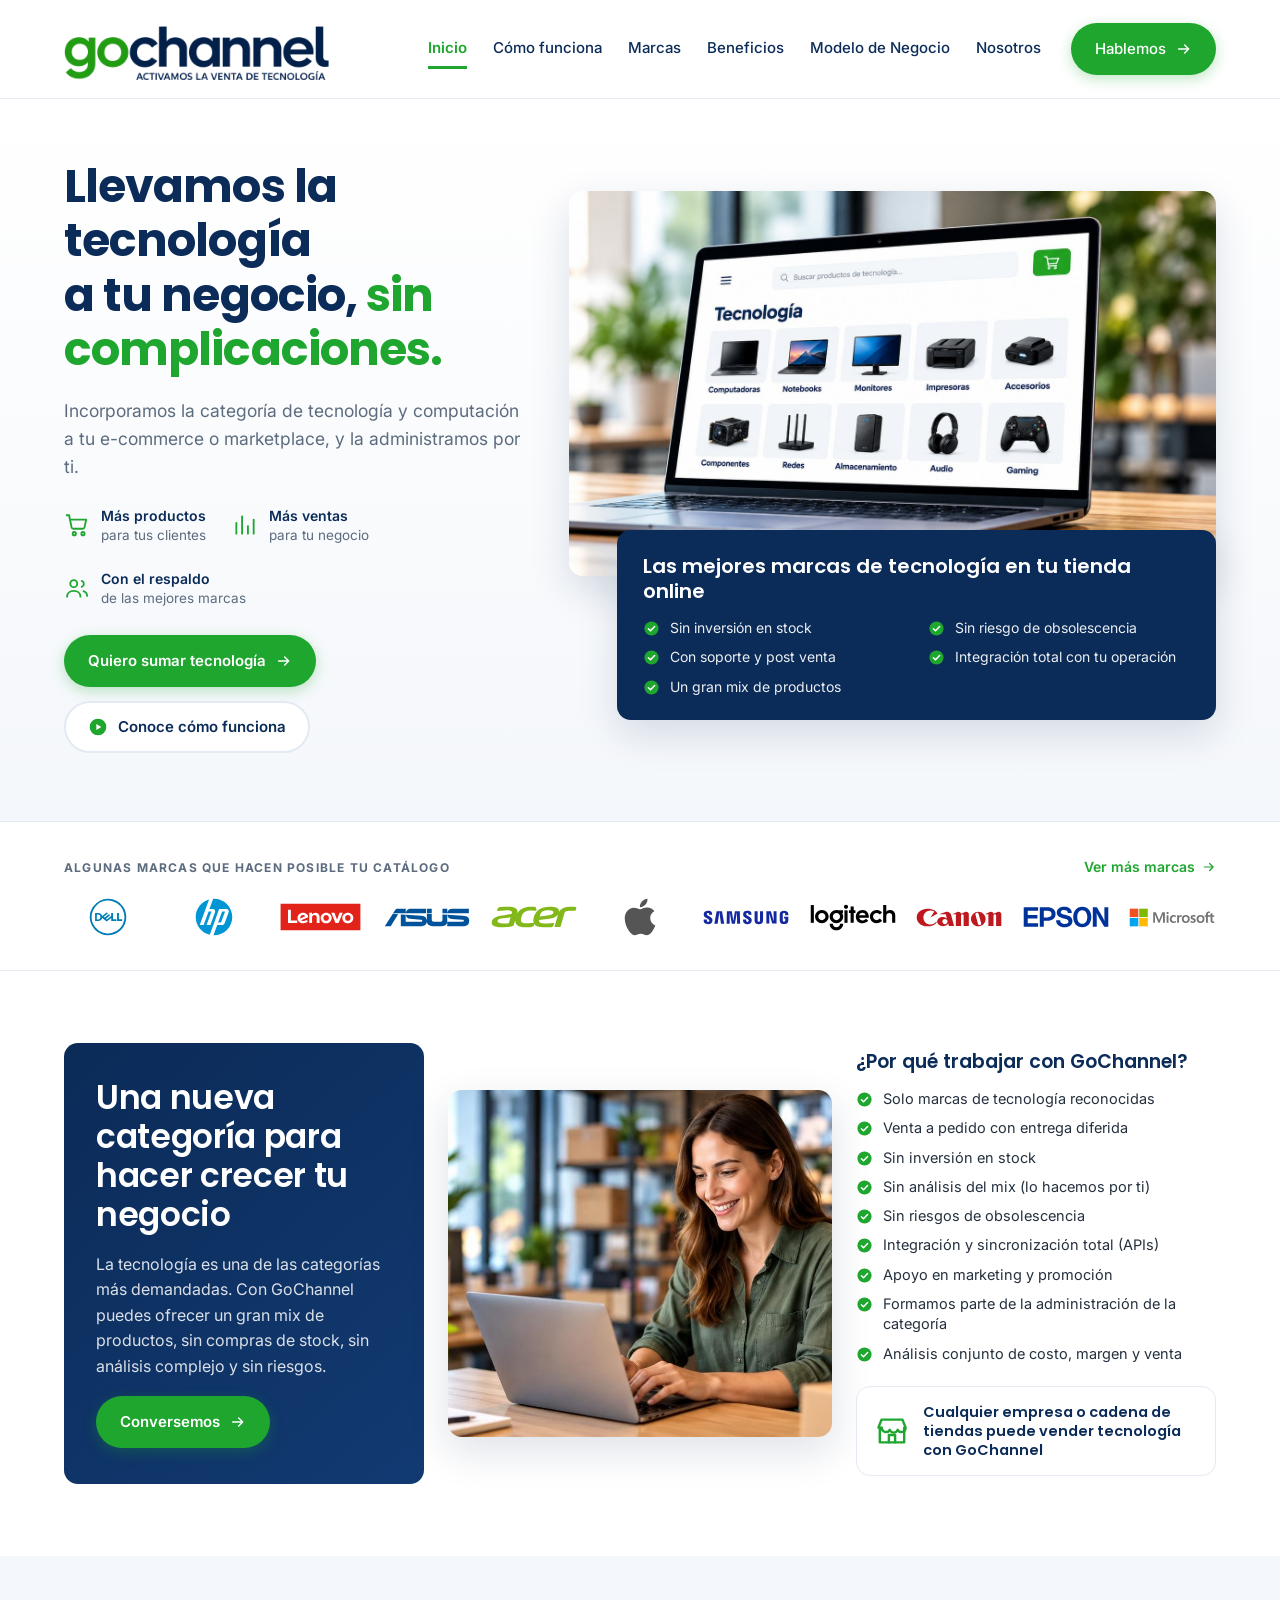
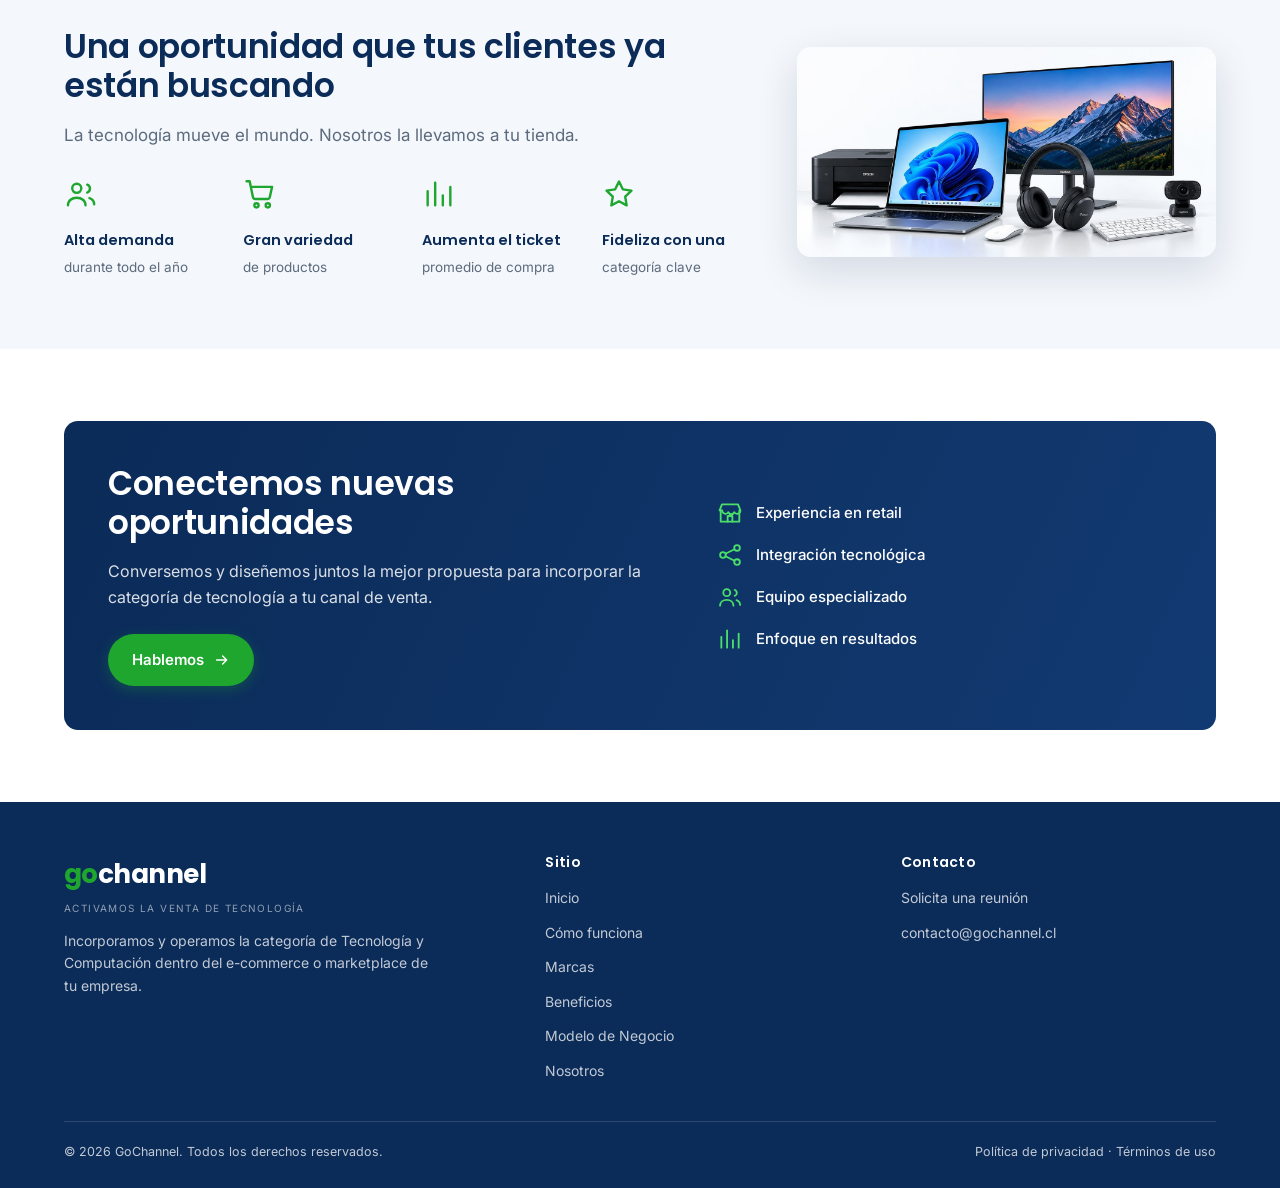
<file: index.html>
<!DOCTYPE html>
<html lang="es-CL">
<head>
<meta charset="utf-8">
<meta name="viewport" content="width=device-width, initial-scale=1">
<title>GoChannel — Llevamos la tecnología a tu negocio</title>
<meta name="description" content="GoChannel incorpora y opera la categoría de Tecnología y Computación dentro de tu e-commerce o marketplace. Sin inversión en stock y sin riesgo de obsolescencia.">
<link rel="canonical" href="https://gochannel.cl/">
<meta property="og:type" content="website">
<meta property="og:site_name" content="GoChannel">
<meta property="og:locale" content="es_CL">
<meta property="og:url" content="https://gochannel.cl/">
<meta property="og:title" content="GoChannel — Llevamos la tecnología a tu negocio">
<meta property="og:description" content="GoChannel incorpora y opera la categoría de Tecnología y Computación dentro de tu e-commerce o marketplace. Sin inversión en stock y sin riesgo de obsolescencia.">
<!--SEO-->
<meta property="og:image" content="https://gochannel.cl/img/og-gochannel.jpg">
<meta property="og:image:width" content="1200">
<meta property="og:image:height" content="630">
<meta property="og:image:alt" content="GoChannel: llevamos la tecnología a tu negocio, sin complicaciones">
<meta name="twitter:card" content="summary_large_image">
<meta name="twitter:title" content="GoChannel — Llevamos la tecnología a tu negocio">
<meta name="twitter:description" content="GoChannel incorpora y opera la categoría de Tecnología y Computación dentro de tu e-commerce o marketplace. Sin inversión en stock y sin riesgo de obsolescencia.">
<meta name="twitter:image" content="https://gochannel.cl/img/og-gochannel.jpg">
<script type="application/ld+json">
{
 "@context": "https://schema.org",
 "@graph": [
  {
   "@type": "Organization",
   "@id": "https://gochannel.cl/#organizacion",
   "name": "GoChannel",
   "url": "https://gochannel.cl/",
   "logo": "https://gochannel.cl/img/logo.png",
   "image": "https://gochannel.cl/img/og-gochannel.jpg",
   "slogan": "Activamos la venta de tecnología",
   "description": "Incorporamos y operamos la categoría de Tecnología y Computación dentro del e-commerce o marketplace de tu empresa.",
   "email": "contacto@gochannel.cl",
   "areaServed": {
    "@type": "Country",
    "name": "Chile"
   },
   "contactPoint": {
    "@type": "ContactPoint",
    "contactType": "sales",
    "email": "contacto@gochannel.cl",
    "availableLanguage": "es"
   }
  },
  {
   "@type": "WebSite",
   "@id": "https://gochannel.cl/#sitio",
   "name": "GoChannel",
   "url": "https://gochannel.cl/",
   "inLanguage": "es-CL",
   "publisher": {
    "@id": "https://gochannel.cl/#organizacion"
   }
  },
  {
   "@type": "Service",
   "@id": "https://gochannel.cl/#servicio",
   "name": "Category as a Service de Tecnología y Computación",
   "serviceType": "Operación de la categoría de Tecnología y Computación para e-commerce y marketplaces",
   "provider": {
    "@id": "https://gochannel.cl/#organizacion"
   },
   "areaServed": {
    "@type": "Country",
    "name": "Chile"
   },
   "description": "GoChannel permite a retailers, cadenas de tiendas y redes comerciales incorporar la categoría de Tecnología y Computación a su e-commerce o marketplace sin invertir en stock: selecciona marcas y mayoristas, define el mix de productos, integra vía API y opera la venta, la postventa y el marketing de la categoría.",
   "audience": {
    "@type": "BusinessAudience",
    "audienceType": "Retail y cadenas de tiendas, marketplaces y e-commerce, tiendas especializadas"
   }
  },
  {
   "@type": "WebPage",
   "@id": "https://gochannel.cl/#pagina",
   "url": "https://gochannel.cl/",
   "name": "GoChannel — Llevamos la tecnología a tu negocio",
   "description": "GoChannel incorpora y opera la categoría de Tecnología y Computación dentro de tu e-commerce o marketplace. Sin inversión en stock y sin riesgo de obsolescencia.",
   "inLanguage": "es-CL",
   "isPartOf": {
    "@id": "https://gochannel.cl/#sitio"
   },
   "about": {
    "@id": "https://gochannel.cl/#organizacion"
   },
   "primaryImageOfPage": "https://gochannel.cl/img/og-gochannel.jpg"
  }
 ]
}
</script>
<!--/SEO-->
<link rel="preconnect" href="https://fonts.googleapis.com">
<link rel="preconnect" href="https://fonts.gstatic.com" crossorigin>
<link href="https://fonts.googleapis.com/css2?family=Inter:wght@400;500;600;700&family=Poppins:wght@600;700&display=swap" rel="stylesheet">
<link rel="stylesheet" href="css/estilos.css">
<link rel="icon" href="img/favicon.ico" sizes="any">
<link rel="icon" type="image/png" href="img/favicon.png">
<link rel="apple-touch-icon" href="img/apple-touch-icon.png">
</head>
<body>
<!--SPRITE-->
<svg xmlns="http://www.w3.org/2000/svg" style="display:none" aria-hidden="true" focusable="false"><defs><g id="_s" fill="none" stroke="currentColor" stroke-width="1.7" stroke-linecap="round" stroke-linejoin="round"></g></defs>
<symbol id="i-check" viewBox="0 0 24 24"><circle cx="12" cy="12" r="10" fill="currentColor"/><path d="M7.6 12.3l3 3 5.8-6" fill="none" stroke="#fff" stroke-width="2.1" stroke-linecap="round" stroke-linejoin="round"/></symbol>
<symbol id="i-flecha" viewBox="0 0 24 24" fill="none" stroke="currentColor" stroke-width="2.1" stroke-linecap="round" stroke-linejoin="round"><path d="M4 12h15M13 6l6 6-6 6"/></symbol>
<symbol id="i-play" viewBox="0 0 24 24"><circle cx="12" cy="12" r="10" fill="currentColor"/><path d="M10 8.4l6 3.6-6 3.6z" fill="#fff"/></symbol>
<symbol id="i-carro" viewBox="0 0 24 24" fill="none" stroke="currentColor" stroke-width="1.7" stroke-linecap="round" stroke-linejoin="round"><path d="M2.5 3h2.2l2.3 11.2a1.6 1.6 0 0 0 1.6 1.3h8.7a1.6 1.6 0 0 0 1.6-1.3L20.5 7H6.2"/><circle cx="9.5" cy="20" r="1.5"/><circle cx="17.5" cy="20" r="1.5"/></symbol>
<symbol id="i-grafico" viewBox="0 0 24 24" fill="none" stroke="currentColor" stroke-width="1.7" stroke-linecap="round" stroke-linejoin="round"><path d="M4 20V10M9.3 20V4M14.7 20v-7M20 20V7"/></symbol>
<symbol id="i-personas" viewBox="0 0 24 24" fill="none" stroke="currentColor" stroke-width="1.7" stroke-linecap="round" stroke-linejoin="round"><circle cx="9" cy="8" r="3.2"/><path d="M2.8 20c0-3.3 2.8-5.4 6.2-5.4s6.2 2.1 6.2 5.4"/><path d="M16.4 5.4a3 3 0 0 1 0 5.6M18 14.9c2 .7 3.3 2.3 3.3 4.4"/></symbol>
<symbol id="i-tienda" viewBox="0 0 24 24" fill="none" stroke="currentColor" stroke-width="1.7" stroke-linecap="round" stroke-linejoin="round"><path d="M3.4 9.6V20h17.2V9.6"/><path d="M2.4 9.6 4.6 4h14.8l2.2 5.6a3 3 0 0 1-5.6 1.6 3 3 0 0 1-5.6 0 3 3 0 0 1-5.6-1.6Z"/><path d="M9.8 20v-5.2h4.4V20"/></symbol>
<symbol id="i-estrella" viewBox="0 0 24 24" fill="none" stroke="currentColor" stroke-width="1.7" stroke-linecap="round" stroke-linejoin="round"><path d="m12 3.2 2.7 5.5 6.1.9-4.4 4.3 1 6.1-5.4-2.9-5.4 2.9 1-6.1L3.2 9.6l6.1-.9z"/></symbol>
<symbol id="i-caja" viewBox="0 0 24 24" fill="none" stroke="currentColor" stroke-width="1.7" stroke-linecap="round" stroke-linejoin="round"><path d="M20.5 7.8v8.4L12 21l-8.5-4.8V7.8L12 3z"/><path d="m3.7 7.6 8.3 4.7 8.3-4.7M12 21v-8.7"/></symbol>
<symbol id="i-escudo" viewBox="0 0 24 24" fill="none" stroke="currentColor" stroke-width="1.7" stroke-linecap="round" stroke-linejoin="round"><path d="M12 2.8 4.5 6v6c0 4.5 3.1 7.9 7.5 9.2 4.4-1.3 7.5-4.7 7.5-9.2V6z"/><path d="m8.9 12 2.2 2.2 4-4.3"/></symbol>
<symbol id="i-reloj" viewBox="0 0 24 24" fill="none" stroke="currentColor" stroke-width="1.7" stroke-linecap="round" stroke-linejoin="round"><circle cx="12" cy="12" r="9"/><path d="M12 6.8V12l3.4 2"/></symbol>
<symbol id="i-megafono" viewBox="0 0 24 24" fill="none" stroke="currentColor" stroke-width="1.7" stroke-linecap="round" stroke-linejoin="round"><path d="M3 10.3v3.4a1.6 1.6 0 0 0 1.6 1.6h2.2L14.4 20V4L6.8 8.7H4.6A1.6 1.6 0 0 0 3 10.3Z"/><path d="M18 9.2a4 4 0 0 1 0 5.6M6.8 15.3V20h2.6"/></symbol>
<symbol id="i-pulgar" viewBox="0 0 24 24" fill="none" stroke="currentColor" stroke-width="1.7" stroke-linecap="round" stroke-linejoin="round"><path d="M7 10.6h2.3l2.6-6a2.3 2.3 0 0 1 3 2.9L14 10.6h4.6a2 2 0 0 1 2 2.4l-1.2 5.6a2 2 0 0 1-2 1.6H7"/><rect x="3" y="10.6" width="4" height="9.6" rx="1.1"/></symbol>
<symbol id="i-engranaje" viewBox="0 0 24 24" fill="none" stroke="currentColor" stroke-width="1.7" stroke-linecap="round" stroke-linejoin="round"><circle cx="12" cy="12" r="3.1"/><path d="M19.6 14.6a1.5 1.5 0 0 0 .3 1.7l.1.1a1.9 1.9 0 1 1-2.6 2.6l-.1-.1a1.6 1.6 0 0 0-2.7 1.1v.2a1.9 1.9 0 1 1-3.7 0V20a1.6 1.6 0 0 0-2.7-1.1l-.1.1a1.9 1.9 0 1 1-2.6-2.6l.1-.1a1.6 1.6 0 0 0-1.1-2.7H4A1.9 1.9 0 1 1 4 10h.2a1.6 1.6 0 0 0 1.1-2.7l-.1-.1a1.9 1.9 0 1 1 2.6-2.6l.1.1a1.6 1.6 0 0 0 2.7-1.1V3.4a1.9 1.9 0 1 1 3.7 0v.1a1.6 1.6 0 0 0 2.7 1.1l.1-.1a1.9 1.9 0 1 1 2.6 2.6l-.1.1a1.6 1.6 0 0 0 1.1 2.7h.2a1.9 1.9 0 1 1 0 3.7H20a1.6 1.6 0 0 0-1.5 1z"/></symbol>
<symbol id="i-soporte" viewBox="0 0 24 24" fill="none" stroke="currentColor" stroke-width="1.7" stroke-linecap="round" stroke-linejoin="round"><path d="M4 16.4v-4a8 8 0 0 1 16 0v4"/><path d="M20 17.4a2.6 2.6 0 0 1-2.6 2.6h-1.6M4 13.8h1.6a1.6 1.6 0 0 1 1.6 1.6v2.4A1.6 1.6 0 0 1 5.6 19.4H4a1.6 1.6 0 0 1-1.6-1.6v-2.4A1.6 1.6 0 0 1 4 13.8Zm14.4 0H20a1.6 1.6 0 0 1 1.6 1.6v2.4a1.6 1.6 0 0 1-1.6 1.6h-1.6a1.6 1.6 0 0 1-1.6-1.6v-2.4a1.6 1.6 0 0 1 1.6-1.6Z"/></symbol>
<symbol id="i-api" viewBox="0 0 24 24" fill="none" stroke="currentColor" stroke-width="1.7" stroke-linecap="round" stroke-linejoin="round"><circle cx="18.5" cy="5.5" r="2.6"/><circle cx="5.5" cy="12" r="2.6"/><circle cx="18.5" cy="18.5" r="2.6"/><path d="m7.9 10.8 8.2-4.1m0 10.6-8.2-4.1"/></symbol>
<symbol id="i-grilla" viewBox="0 0 24 24" fill="none" stroke="currentColor" stroke-width="1.7" stroke-linecap="round" stroke-linejoin="round"><rect x="3.2" y="3.2" width="7.4" height="7.4" rx="1.4"/><rect x="13.4" y="3.2" width="7.4" height="7.4" rx="1.4"/><rect x="3.2" y="13.4" width="7.4" height="7.4" rx="1.4"/><rect x="13.4" y="13.4" width="7.4" height="7.4" rx="1.4"/></symbol>
<symbol id="i-diana" viewBox="0 0 24 24" fill="none" stroke="currentColor" stroke-width="1.7" stroke-linecap="round" stroke-linejoin="round"><circle cx="12" cy="12" r="8.8"/><circle cx="12" cy="12" r="4.8"/><circle cx="12" cy="12" r="1.3" fill="currentColor" stroke="none"/></symbol>
<symbol id="i-acuerdo" viewBox="0 0 24 24" fill="none" stroke="currentColor" stroke-width="1.7" stroke-linecap="round" stroke-linejoin="round"><path d="m11 17.6 1.6 1.6a1.6 1.6 0 0 0 2.3-2.3M14.9 16.9l1.6 1.6a1.6 1.6 0 0 0 2.3-2.3l-4.5-4.5"/><path d="M21 8.6 17.4 6h-3.9l-2.6 2.2a1.4 1.4 0 0 0 1.8 2.2l1.6-1.3"/><path d="M3 8.6 6.6 6h3.3M3 16h2.2l3.2 2.8a1.5 1.5 0 0 0 2.2-2.1L8 14.4"/></symbol>
<symbol id="i-alcancia" viewBox="0 0 24 24" fill="none" stroke="currentColor" stroke-width="1.7" stroke-linecap="round" stroke-linejoin="round"><path d="M17.6 9.4A6.9 6.9 0 0 0 12.6 7.4H9.4A6.4 6.4 0 0 0 3 13.8c0 2.1 1 3.9 2.6 5.1V21h3v-1.4h4.8V21h3v-2.1a6.6 6.6 0 0 0 2.2-2.9H21v-4h-1.4a6.6 6.6 0 0 0-2-2.6Z"/><path d="M9.4 7.4A3.2 3.2 0 0 1 14 4.6M15.4 12.4h.01"/></symbol>
<symbol id="i-diamante" viewBox="0 0 24 24" fill="none" stroke="currentColor" stroke-width="1.7" stroke-linecap="round" stroke-linejoin="round"><path d="M6.4 3.6h11.2L21.4 9 12 20.6 2.6 9z"/><path d="M2.6 9h18.8M9 3.6 7.2 9l4.8 11.6M15 3.6 16.8 9 12 20.6"/></symbol>
<symbol id="i-globo" viewBox="0 0 24 24" fill="none" stroke="currentColor" stroke-width="1.7" stroke-linecap="round" stroke-linejoin="round"><circle cx="12" cy="12" r="9"/><path d="M3.2 12h17.6M12 3a14 14 0 0 1 0 18 14 14 0 0 1 0-18Z"/></symbol>
<symbol id="i-lupa" viewBox="0 0 24 24" fill="none" stroke="currentColor" stroke-width="1.9" stroke-linecap="round" stroke-linejoin="round"><circle cx="10.8" cy="10.8" r="6.8"/><path d="m20 20-4.4-4.4"/></symbol>
<symbol id="i-menu" viewBox="0 0 24 24" fill="none" stroke="currentColor" stroke-width="2" stroke-linecap="round"><path d="M4 7h16M4 12h16M4 17h16"/></symbol>
<symbol id="i-camion" viewBox="0 0 24 24" fill="none" stroke="currentColor" stroke-width="1.7" stroke-linecap="round" stroke-linejoin="round"><path d="M2.6 6.6h10.2v10H2.6zM12.8 10.2h3.6l3 3v3.4h-6.6z"/><circle cx="6.6" cy="18.4" r="1.7"/><circle cx="16.8" cy="18.4" r="1.7"/></symbol>
<symbol id="i-nube" viewBox="0 0 24 24" fill="none" stroke="currentColor" stroke-width="1.7" stroke-linecap="round" stroke-linejoin="round"><path d="M17.4 18.4H7a4.6 4.6 0 0 1-.5-9.2 6 6 0 0 1 11.5 1.5 4 4 0 0 1-.6 7.7Z"/></symbol>
<symbol id="i-datos" viewBox="0 0 24 24" fill="none" stroke="currentColor" stroke-width="1.7" stroke-linecap="round" stroke-linejoin="round"><ellipse cx="12" cy="5.8" rx="7.6" ry="3"/><path d="M4.4 5.8v12.4c0 1.7 3.4 3 7.6 3s7.6-1.3 7.6-3V5.8"/><path d="M4.4 12c0 1.7 3.4 3 7.6 3s7.6-1.3 7.6-3"/></symbol>
<symbol id="i-etiqueta" viewBox="0 0 24 24" fill="none" stroke="currentColor" stroke-width="1.7" stroke-linecap="round" stroke-linejoin="round"><path d="M20.4 12.4 12.6 20.2a1.8 1.8 0 0 1-2.6 0l-6.4-6.4a1.8 1.8 0 0 1-.5-1.3V4.6a1.6 1.6 0 0 1 1.6-1.6h7.6c.5 0 1 .2 1.3.5l6.8 6.8a1.8 1.8 0 0 1 0 2.1Z"/><circle cx="7.8" cy="7.8" r="1.2" fill="currentColor" stroke="none"/></symbol>
<symbol id="i-red" viewBox="0 0 24 24" fill="none" stroke="currentColor" stroke-width="1.7" stroke-linecap="round" stroke-linejoin="round"><rect x="9" y="2.8" width="6" height="5" rx="1.2"/><rect x="2.6" y="16.2" width="6" height="5" rx="1.2"/><rect x="15.4" y="16.2" width="6" height="5" rx="1.2"/><path d="M12 7.8v4.4M5.6 16.2v-2.2h12.8v2.2M12 12.2v1.8"/></symbol>
<symbol id="i-binoculares" viewBox="0 0 24 24" fill="none" stroke="currentColor" stroke-width="1.7" stroke-linecap="round" stroke-linejoin="round"><path d="M8.4 4h2.2v11H4.8l1.6-9.6A1.6 1.6 0 0 1 8.4 4ZM15.6 4h-2.2v11h5.8l-1.6-9.6A1.6 1.6 0 0 0 15.6 4Z"/><circle cx="7.7" cy="16.8" r="3.4"/><circle cx="16.3" cy="16.8" r="3.4"/><path d="M10.6 8.6h2.8"/></symbol>
<symbol id="i-notebook" viewBox="0 0 24 24" fill="none" stroke="currentColor" stroke-width="1.7" stroke-linecap="round" stroke-linejoin="round"><rect x="4.2" y="4.6" width="15.6" height="10.2" rx="1.4"/><path d="M2.4 17.8h19.2"/></symbol>
<symbol id="i-monitor" viewBox="0 0 24 24" fill="none" stroke="currentColor" stroke-width="1.7" stroke-linecap="round" stroke-linejoin="round"><rect x="2.8" y="3.8" width="18.4" height="12" rx="1.6"/><path d="M8.4 20.2h7.2M12 15.8v4.4"/></symbol>
<symbol id="i-torre" viewBox="0 0 24 24" fill="none" stroke="currentColor" stroke-width="1.7" stroke-linecap="round" stroke-linejoin="round"><rect x="6" y="2.8" width="12" height="18.4" rx="1.6"/><path d="M9 7h6M9 10.4h6M9 14h2.4"/></symbol>
<symbol id="i-impresora" viewBox="0 0 24 24" fill="none" stroke="currentColor" stroke-width="1.7" stroke-linecap="round" stroke-linejoin="round"><path d="M6.6 9V3.4h10.8V9"/><rect x="3" y="9" width="18" height="7" rx="1.6"/><path d="M6.6 13.4h10.8v7.2H6.6z"/></symbol>
<symbol id="i-audio" viewBox="0 0 24 24" fill="none" stroke="currentColor" stroke-width="1.7" stroke-linecap="round" stroke-linejoin="round"><path d="M4 15.6v-3.4a8 8 0 0 1 16 0v3.4"/><rect x="2.4" y="13.6" width="4.4" height="7" rx="1.6"/><rect x="17.2" y="13.6" width="4.4" height="7" rx="1.6"/></symbol>
<symbol id="i-router" viewBox="0 0 24 24" fill="none" stroke="currentColor" stroke-width="1.7" stroke-linecap="round" stroke-linejoin="round"><rect x="2.6" y="13.6" width="18.8" height="7" rx="1.6"/><path d="M6.4 17.2h.01M10 17.2h.01M8.4 10.4a5 5 0 0 1 7.2 0M5.6 7.2a9 9 0 0 1 12.8 0"/></symbol>
<symbol id="i-almacenamiento" viewBox="0 0 24 24" fill="none" stroke="currentColor" stroke-width="1.7" stroke-linecap="round" stroke-linejoin="round"><rect x="2.6" y="4.4" width="18.8" height="6.2" rx="1.6"/><rect x="2.6" y="13.4" width="18.8" height="6.2" rx="1.6"/><path d="M6.2 7.5h.01M6.2 16.5h.01"/></symbol>
<symbol id="i-gaming" viewBox="0 0 24 24" fill="none" stroke="currentColor" stroke-width="1.7" stroke-linecap="round" stroke-linejoin="round"><path d="M7 7.4h10a5 5 0 0 1 4.9 4l.7 4.2a2.6 2.6 0 0 1-4.7 1.9l-1.3-2H7.4l-1.3 2a2.6 2.6 0 0 1-4.7-1.9l.7-4.2a5 5 0 0 1 4.9-4Z"/><path d="M6.4 11.2v2.4M5.2 12.4h2.4M15.8 11.6h.01M18 13.4h.01"/></symbol>
<symbol id="i-accesorios" viewBox="0 0 24 24" fill="none" stroke="currentColor" stroke-width="1.7" stroke-linecap="round" stroke-linejoin="round"><rect x="6.6" y="2.8" width="10.8" height="18.4" rx="5.4"/><path d="M12 6.6v3.6"/></symbol>
<symbol id="i-camara" viewBox="0 0 24 24" fill="none" stroke="currentColor" stroke-width="1.7" stroke-linecap="round" stroke-linejoin="round"><circle cx="12" cy="10.6" r="6.6"/><circle cx="12" cy="10.6" r="2.6"/><path d="M8.8 17.8 8 21.2h8l-.8-3.4"/></symbol>
<symbol id="i-componentes" viewBox="0 0 24 24" fill="none" stroke="currentColor" stroke-width="1.7" stroke-linecap="round" stroke-linejoin="round"><rect x="7.4" y="7.4" width="9.2" height="9.2" rx="1.4"/><path d="M10 4v3.4M14 4v3.4M10 16.6V20M14 16.6V20M4 10h3.4M4 14h3.4M16.6 10H20M16.6 14H20"/></symbol>
<symbol id="i-teclado" viewBox="0 0 24 24" fill="none" stroke="currentColor" stroke-width="1.7" stroke-linecap="round" stroke-linejoin="round"><rect x="2.4" y="6.4" width="19.2" height="11.2" rx="1.8"/><path d="M6 10h.01M9.4 10h.01M12.8 10h.01M16.2 10h.01M18.4 10h.01M6 13.4h.01M8.4 13.4h.01M8.2 16h7.6"/></symbol>
<symbol id="i-codigo" viewBox="0 0 24 24" fill="none" stroke="currentColor" stroke-width="1.9" stroke-linecap="round" stroke-linejoin="round"><path d="m8 7-5 5 5 5M16 7l5 5-5 5M13.6 4.6l-3.2 14.8"/></symbol>
<symbol id="i-visto" viewBox="0 0 24 24" fill="none" stroke="currentColor" stroke-width="2.2" stroke-linecap="round" stroke-linejoin="round"><path d="m4.6 12.6 4.6 4.6L19.4 7"/></symbol>
</svg>
<!--/SPRITE-->

<header class="header">
  <div class="header-in">
    <a class="logo" href="index.html"><img src="img/logo.png" alt="GoChannel — activamos la venta de tecnología" width="265" height="72"></a>
    <button class="hamburguesa" aria-label="Abrir menú" aria-expanded="false"><svg><use href="#i-menu"></use></svg></button>
    <nav class="nav">
      <a href="index.html" class="activo">Inicio</a>
      <a href="como-funciona.html">Cómo funciona</a>
      <a href="marcas.html">Marcas</a>
      <a href="beneficios.html">Beneficios</a>
      <a href="modelo-de-negocio.html">Modelo de Negocio</a>
      <a href="nosotros.html">Nosotros</a>
      <a class="btn btn-verde" href="#contacto">Hablemos <svg><use href="#i-flecha"></use></svg></a>
    </nav>
  </div>
</header>

<main>

  <!-- Hero -->
  <section class="hero">
    <div class="contenedor hero-grid hero-grid-foto">
      <div>
        <h1>Llevamos la tecnología<br>a tu negocio, <span class="ac">sin complicaciones.</span></h1>
        <p class="sub">Incorporamos la categoría de tecnología y computación a tu e-commerce o marketplace, y la administramos por ti.</p>
        <div class="minis">
          <div class="mini"><svg class="ico"><use href="#i-carro"></use></svg><span><strong>Más productos</strong>para tus clientes</span></div>
          <div class="mini"><svg class="ico"><use href="#i-grafico"></use></svg><span><strong>Más ventas</strong>para tu negocio</span></div>
          <div class="mini"><svg class="ico"><use href="#i-personas"></use></svg><span><strong>Con el respaldo</strong>de las mejores marcas</span></div>
        </div>
        <div class="hero-botones">
          <a class="btn btn-verde" href="#contacto">Quiero sumar tecnología <svg><use href="#i-flecha"></use></svg></a>
          <a class="btn btn-linea" href="como-funciona.html"><svg style="width:20px;height:20px;color:var(--verde)"><use href="#i-play"></use></svg> Conoce cómo funciona</a>
        </div>
      </div>

      <div class="hero-visual hero-visual-apilado">
        <img class="foto" src="img/notebook-tecnologia.jpg" alt="Notebook mostrando la categoría Tecnología en una tienda online" width="1400" height="832">
        <aside class="panel-navy">
          <h3>Las mejores marcas de tecnología en tu tienda online</h3>
          <ul class="checks">
            <li><svg><use href="#i-check"></use></svg> Sin inversión en stock</li>
            <li><svg><use href="#i-check"></use></svg> Sin riesgo de obsolescencia</li>
            <li><svg><use href="#i-check"></use></svg> Con soporte y post venta</li>
            <li><svg><use href="#i-check"></use></svg> Integración total con tu operación</li>
            <li><svg><use href="#i-check"></use></svg> Un gran mix de productos</li>
          </ul>
        </aside>
      </div>
    </div>
  </section>

  <!-- Franja de marcas -->
  <!-- Logos: Simple Icons (CC0) y Wikimedia Commons. PENDIENTE: autorización de uso de cada marca por parte de GoChannel. -->
  <section class="franja-marcas">
    <div class="contenedor">
      <div class="franja-cab">
        <p>Algunas marcas que hacen posible tu catálogo</p>
        <a class="enlace-mas" href="marcas.html">Ver más marcas <svg><use href="#i-flecha"></use></svg></a>
      </div>
      <div class="marcas-fila">
        <span class="marca marca-ico"><img src="img/marcas/dell.svg" alt="Dell"></span>
        <span class="marca marca-ico"><img src="img/marcas/hp.svg" alt="HP"></span>
        <span class="marca"><img src="img/marcas/lenovo.svg" alt="Lenovo"></span>
        <span class="marca"><img src="img/marcas/asus.svg" alt="ASUS"></span>
        <span class="marca"><img src="img/marcas/acer.svg" alt="Acer"></span>
        <span class="marca marca-ico"><img src="img/marcas/apple.svg" alt="Apple"></span>
        <span class="marca"><img src="img/marcas/samsung.svg" alt="Samsung"></span>
        <span class="marca"><img src="img/marcas/logitech.svg" alt="Logitech"></span>
        <span class="marca"><img src="img/marcas/canon.svg" alt="Canon"></span>
        <span class="marca"><img src="img/marcas/epson.svg" alt="Epson"></span>
        <span class="marca"><img src="img/marcas/microsoft.svg" alt="Microsoft"></span>
      </div>
    </div>
  </section>

  <!-- Una nueva categoría -->
  <section class="seccion">
    <div class="contenedor foto-medio foto-medio-grande">
      <div class="caja-navy">
        <h2>Una nueva categoría para hacer crecer tu negocio</h2>
        <p>La tecnología es una de las categorías más demandadas. Con GoChannel puedes ofrecer un gran mix de productos, sin compras de stock, sin análisis complejo y sin riesgos.</p>
        <a class="btn btn-verde" href="#contacto">Conversemos <svg><use href="#i-flecha"></use></svg></a>
      </div>

      <img class="foto" src="img/mujer-notebook.jpg" alt="Emprendedora revisando su tienda online en un notebook" width="893" height="687" loading="lazy">

      <div>
        <h3 style="margin-bottom:16px">¿Por qué trabajar con GoChannel?</h3>
        <ul class="checks">
          <li><svg><use href="#i-check"></use></svg> Solo marcas de tecnología reconocidas</li>
          <li><svg><use href="#i-check"></use></svg> Venta a pedido con entrega diferida</li>
          <li><svg><use href="#i-check"></use></svg> Sin inversión en stock</li>
          <li><svg><use href="#i-check"></use></svg> Sin análisis del mix (lo hacemos por ti)</li>
          <li><svg><use href="#i-check"></use></svg> Sin riesgos de obsolescencia</li>
          <li><svg><use href="#i-check"></use></svg> Integración y sincronización total (APIs)</li>
          <li><svg><use href="#i-check"></use></svg> Apoyo en marketing y promoción</li>
          <li><svg><use href="#i-check"></use></svg> Formamos parte de la administración de la categoría</li>
          <li><svg><use href="#i-check"></use></svg> Análisis conjunto de costo, margen y venta</li>
        </ul>
        <div class="tarjeta tarjeta-fila">
          <svg class="ico ico-g"><use href="#i-tienda"></use></svg>
          <h3>Cualquier empresa o cadena de tiendas puede vender tecnología con GoChannel</h3>
        </div>
      </div>
    </div>
  </section>

  <!-- Oportunidad -->
  <section class="seccion seccion-sup">
    <div class="contenedor oportunidad">
      <div>
        <h2>Una oportunidad que tus clientes ya están buscando</h2>
        <p class="sub">La tecnología mueve el mundo. Nosotros la llevamos a tu tienda.</p>
        <div class="rejilla col-4" style="margin-top:28px">
          <div class="tarjeta tarjeta-izq" style="background:transparent;border:0;padding:0">
            <svg class="ico ico-g"><use href="#i-personas"></use></svg>
            <h3 style="font-size:14.5px">Alta demanda</h3>
            <p>durante todo el año</p>
          </div>
          <div class="tarjeta tarjeta-izq" style="background:transparent;border:0;padding:0">
            <svg class="ico ico-g"><use href="#i-carro"></use></svg>
            <h3 style="font-size:14.5px">Gran variedad</h3>
            <p>de productos</p>
          </div>
          <div class="tarjeta tarjeta-izq" style="background:transparent;border:0;padding:0">
            <svg class="ico ico-g"><use href="#i-grafico"></use></svg>
            <h3 style="font-size:14.5px">Aumenta el ticket</h3>
            <p>promedio de compra</p>
          </div>
          <div class="tarjeta tarjeta-izq" style="background:transparent;border:0;padding:0">
            <svg class="ico ico-g"><use href="#i-estrella"></use></svg>
            <h3 style="font-size:14.5px">Fideliza con una</h3>
            <p>categoría clave</p>
          </div>
        </div>
      </div>
      <img class="foto" src="img/productos-foto.jpg" alt="Notebook, monitor, impresora, audífonos y accesorios de tecnología" width="1400" height="700" loading="lazy" style="max-width:460px;margin-left:auto">
    </div>
  </section>

  <!-- Cierre -->
  <section class="seccion">
    <div class="contenedor">
      <div class="banner">
        <div>
          <h2>Conectemos nuevas oportunidades</h2>
          <p>Conversemos y diseñemos juntos la mejor propuesta para incorporar la categoría de tecnología a tu canal de venta.</p>
          <a class="btn btn-verde" href="#contacto">Hablemos <svg><use href="#i-flecha"></use></svg></a>
        </div>
        <ul class="banner-lista">
          <li><svg><use href="#i-tienda"></use></svg> Experiencia en retail</li>
          <li><svg><use href="#i-api"></use></svg> Integración tecnológica</li>
          <li><svg><use href="#i-personas"></use></svg> Equipo especializado</li>
          <li><svg><use href="#i-grafico"></use></svg> Enfoque en resultados</li>
        </ul>
      </div>
    </div>
  </section>

</main>

<footer class="footer">
  <div class="contenedor">
    <div class="footer-grid">
      <div>
        <div class="footer-logo">go<span>channel</span></div>
        <div class="footer-tag">Activamos la venta de tecnología</div>
        <p style="margin-top:14px">Incorporamos y operamos la categoría de Tecnología y Computación dentro del e-commerce o marketplace de tu empresa.</p>
      </div>
      <div>
        <h4>Sitio</h4>
        <ul>
          <li><a href="index.html">Inicio</a></li>
          <li><a href="como-funciona.html">Cómo funciona</a></li>
          <li><a href="marcas.html">Marcas</a></li>
          <li><a href="beneficios.html">Beneficios</a></li>
          <li><a href="modelo-de-negocio.html">Modelo de Negocio</a></li>
          <li><a href="nosotros.html">Nosotros</a></li>
        </ul>
      </div>
      <div>
        <h4>Contacto</h4>
        <ul>
          <li><a href="#contacto">Solicita una reunión</a></li>
          <li><a href="mailto:contacto@gochannel.cl">contacto@gochannel.cl</a></li>
        </ul>
      </div>
    </div>
    <div class="footer-bajo">
      <span>© 2026 GoChannel. Todos los derechos reservados.</span>
      <!-- PENDIENTE: textos de política de privacidad y términos de uso. -->
      <span>Política de privacidad · Términos de uso</span>
    </div>
  </div>
</footer>

<!-- Modal de contacto -->
<div class="modal" id="modal-contacto" role="dialog" aria-modal="true" aria-labelledby="modal-titulo">
  <div class="modal-caja">
    <button class="modal-cerrar" data-cerrar aria-label="Cerrar">&times;</button>
    <h2 id="modal-titulo">Hablemos</h2>
    <p class="sub" style="font-size:15px">Cuéntanos de tu negocio y te contactamos para revisar cómo incorporar la categoría de tecnología.</p>
    <form action="https://formspree.io/f/xeaowwnp" method="POST">
      <input type="hidden" name="_subject" value="Nuevo contacto desde gochannel.cl">
      <input type="text" name="_gotcha" tabindex="-1" autocomplete="off" style="display:none" aria-hidden="true">
      <div class="campo"><label for="c-nombre">Nombre</label><input id="c-nombre" name="nombre" required></div>
      <div class="campo"><label for="c-empresa">Empresa</label><input id="c-empresa" name="empresa" required></div>
      <div class="campo"><label for="c-correo">Correo</label><input id="c-correo" name="correo" type="email" required></div>
      <div class="campo"><label for="c-fono">Teléfono (opcional)</label><input id="c-fono" name="telefono" type="tel"></div>
      <div class="campo">
        <label for="c-canal">Canal de venta</label>
        <select id="c-canal" name="canal">
          <option>E-commerce propio</option>
          <option>Marketplace</option>
          <option>Tienda física</option>
          <option>Aún por definir</option>
        </select>
      </div>
      <div class="campo"><label for="c-mensaje">Mensaje</label><textarea id="c-mensaje" name="mensaje"></textarea></div>
      <button class="btn btn-verde" type="submit">Enviar solicitud <svg><use href="#i-flecha"></use></svg></button>
    </form>
    <div class="modal-ok">Gracias. Recibimos tu solicitud y te contactaremos a la brevedad.</div>
  </div>
</div>

<script src="js/sitio.js"></script>
</body>
</html>
</file>
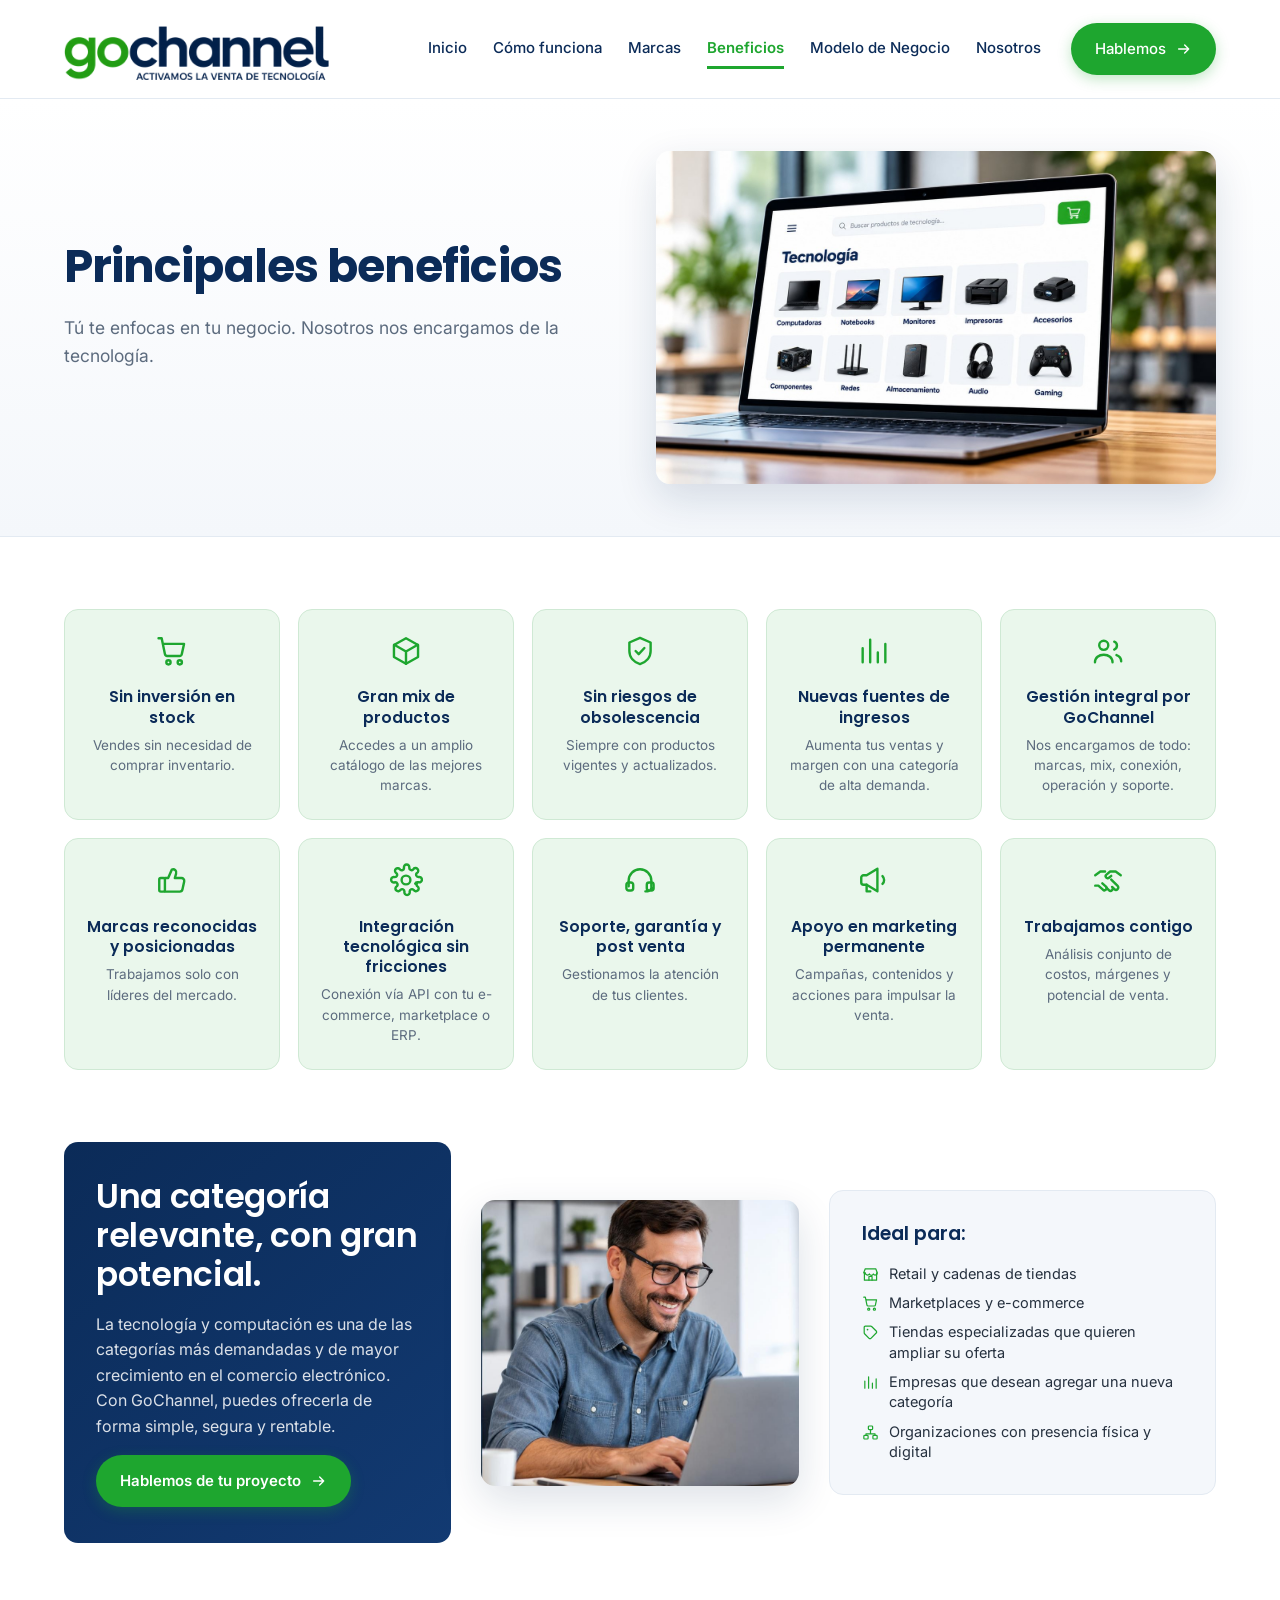
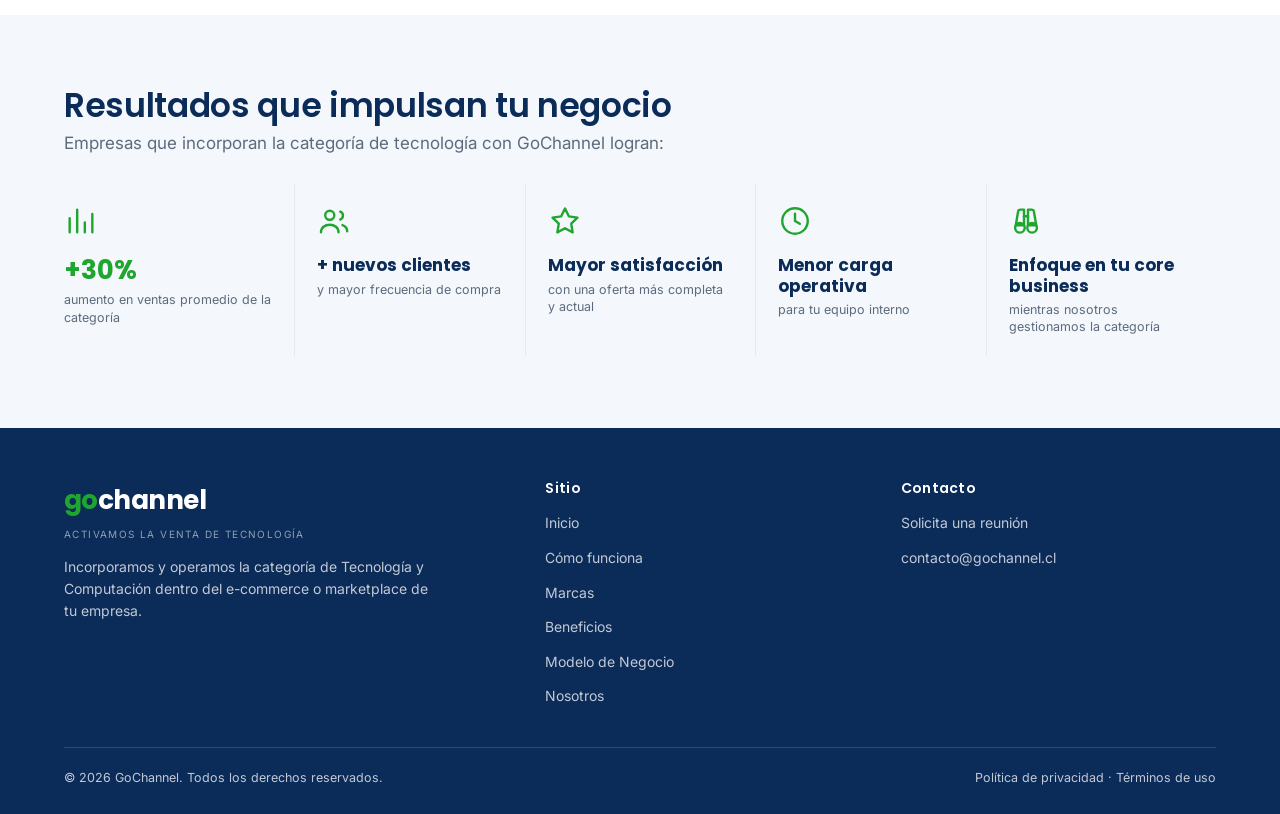
<file: beneficios.html>
<!DOCTYPE html>
<html lang="es-CL">
<head>
<meta charset="utf-8">
<meta name="viewport" content="width=device-width, initial-scale=1">
<title>Beneficios — GoChannel</title>
<meta name="description" content="Sin inversión en stock, sin riesgos de obsolescencia y con gestión integral. Los beneficios de incorporar la categoría de tecnología con GoChannel.">
<link rel="canonical" href="https://gochannel.cl/beneficios.html">
<meta property="og:type" content="website">
<meta property="og:site_name" content="GoChannel">
<meta property="og:locale" content="es_CL">
<meta property="og:url" content="https://gochannel.cl/beneficios.html">
<meta property="og:title" content="Beneficios — GoChannel">
<meta property="og:description" content="Sin inversión en stock, sin riesgos de obsolescencia y con gestión integral. Los beneficios de incorporar la categoría de tecnología con GoChannel.">
<!--SEO-->
<meta property="og:image" content="https://gochannel.cl/img/og-gochannel.jpg">
<meta property="og:image:width" content="1200">
<meta property="og:image:height" content="630">
<meta property="og:image:alt" content="GoChannel: llevamos la tecnología a tu negocio, sin complicaciones">
<meta name="twitter:card" content="summary_large_image">
<meta name="twitter:title" content="Beneficios — GoChannel">
<meta name="twitter:description" content="Sin inversión en stock, sin riesgos de obsolescencia y con gestión integral. Los beneficios de incorporar la categoría de tecnología con GoChannel.">
<meta name="twitter:image" content="https://gochannel.cl/img/og-gochannel.jpg">
<script type="application/ld+json">
{
 "@context": "https://schema.org",
 "@graph": [
  {
   "@type": "WebPage",
   "@id": "https://gochannel.cl/beneficios.html#pagina",
   "url": "https://gochannel.cl/beneficios.html",
   "name": "Beneficios — GoChannel",
   "description": "Sin inversión en stock, sin riesgos de obsolescencia y con gestión integral. Los beneficios de incorporar la categoría de tecnología con GoChannel.",
   "inLanguage": "es-CL",
   "isPartOf": {
    "@id": "https://gochannel.cl/#sitio"
   },
   "about": {
    "@id": "https://gochannel.cl/#organizacion"
   },
   "primaryImageOfPage": "https://gochannel.cl/img/og-gochannel.jpg",
   "breadcrumb": {
    "@type": "BreadcrumbList",
    "itemListElement": [
     {
      "@type": "ListItem",
      "position": 1,
      "name": "Inicio",
      "item": "https://gochannel.cl/"
     },
     {
      "@type": "ListItem",
      "position": 2,
      "name": "Beneficios",
      "item": "https://gochannel.cl/beneficios.html"
     }
    ]
   }
  }
 ]
}
</script>
<!--/SEO-->
<link rel="preconnect" href="https://fonts.googleapis.com">
<link rel="preconnect" href="https://fonts.gstatic.com" crossorigin>
<link href="https://fonts.googleapis.com/css2?family=Inter:wght@400;500;600;700&family=Poppins:wght@600;700&display=swap" rel="stylesheet">
<link rel="stylesheet" href="css/estilos.css">
<link rel="icon" href="img/favicon.ico" sizes="any">
<link rel="icon" type="image/png" href="img/favicon.png">
<link rel="apple-touch-icon" href="img/apple-touch-icon.png">
</head>
<body>
<!--SPRITE-->
<svg xmlns="http://www.w3.org/2000/svg" style="display:none" aria-hidden="true" focusable="false"><defs><g id="_s" fill="none" stroke="currentColor" stroke-width="1.7" stroke-linecap="round" stroke-linejoin="round"></g></defs>
<symbol id="i-check" viewBox="0 0 24 24"><circle cx="12" cy="12" r="10" fill="currentColor"/><path d="M7.6 12.3l3 3 5.8-6" fill="none" stroke="#fff" stroke-width="2.1" stroke-linecap="round" stroke-linejoin="round"/></symbol>
<symbol id="i-flecha" viewBox="0 0 24 24" fill="none" stroke="currentColor" stroke-width="2.1" stroke-linecap="round" stroke-linejoin="round"><path d="M4 12h15M13 6l6 6-6 6"/></symbol>
<symbol id="i-play" viewBox="0 0 24 24"><circle cx="12" cy="12" r="10" fill="currentColor"/><path d="M10 8.4l6 3.6-6 3.6z" fill="#fff"/></symbol>
<symbol id="i-carro" viewBox="0 0 24 24" fill="none" stroke="currentColor" stroke-width="1.7" stroke-linecap="round" stroke-linejoin="round"><path d="M2.5 3h2.2l2.3 11.2a1.6 1.6 0 0 0 1.6 1.3h8.7a1.6 1.6 0 0 0 1.6-1.3L20.5 7H6.2"/><circle cx="9.5" cy="20" r="1.5"/><circle cx="17.5" cy="20" r="1.5"/></symbol>
<symbol id="i-grafico" viewBox="0 0 24 24" fill="none" stroke="currentColor" stroke-width="1.7" stroke-linecap="round" stroke-linejoin="round"><path d="M4 20V10M9.3 20V4M14.7 20v-7M20 20V7"/></symbol>
<symbol id="i-personas" viewBox="0 0 24 24" fill="none" stroke="currentColor" stroke-width="1.7" stroke-linecap="round" stroke-linejoin="round"><circle cx="9" cy="8" r="3.2"/><path d="M2.8 20c0-3.3 2.8-5.4 6.2-5.4s6.2 2.1 6.2 5.4"/><path d="M16.4 5.4a3 3 0 0 1 0 5.6M18 14.9c2 .7 3.3 2.3 3.3 4.4"/></symbol>
<symbol id="i-tienda" viewBox="0 0 24 24" fill="none" stroke="currentColor" stroke-width="1.7" stroke-linecap="round" stroke-linejoin="round"><path d="M3.4 9.6V20h17.2V9.6"/><path d="M2.4 9.6 4.6 4h14.8l2.2 5.6a3 3 0 0 1-5.6 1.6 3 3 0 0 1-5.6 0 3 3 0 0 1-5.6-1.6Z"/><path d="M9.8 20v-5.2h4.4V20"/></symbol>
<symbol id="i-estrella" viewBox="0 0 24 24" fill="none" stroke="currentColor" stroke-width="1.7" stroke-linecap="round" stroke-linejoin="round"><path d="m12 3.2 2.7 5.5 6.1.9-4.4 4.3 1 6.1-5.4-2.9-5.4 2.9 1-6.1L3.2 9.6l6.1-.9z"/></symbol>
<symbol id="i-caja" viewBox="0 0 24 24" fill="none" stroke="currentColor" stroke-width="1.7" stroke-linecap="round" stroke-linejoin="round"><path d="M20.5 7.8v8.4L12 21l-8.5-4.8V7.8L12 3z"/><path d="m3.7 7.6 8.3 4.7 8.3-4.7M12 21v-8.7"/></symbol>
<symbol id="i-escudo" viewBox="0 0 24 24" fill="none" stroke="currentColor" stroke-width="1.7" stroke-linecap="round" stroke-linejoin="round"><path d="M12 2.8 4.5 6v6c0 4.5 3.1 7.9 7.5 9.2 4.4-1.3 7.5-4.7 7.5-9.2V6z"/><path d="m8.9 12 2.2 2.2 4-4.3"/></symbol>
<symbol id="i-reloj" viewBox="0 0 24 24" fill="none" stroke="currentColor" stroke-width="1.7" stroke-linecap="round" stroke-linejoin="round"><circle cx="12" cy="12" r="9"/><path d="M12 6.8V12l3.4 2"/></symbol>
<symbol id="i-megafono" viewBox="0 0 24 24" fill="none" stroke="currentColor" stroke-width="1.7" stroke-linecap="round" stroke-linejoin="round"><path d="M3 10.3v3.4a1.6 1.6 0 0 0 1.6 1.6h2.2L14.4 20V4L6.8 8.7H4.6A1.6 1.6 0 0 0 3 10.3Z"/><path d="M18 9.2a4 4 0 0 1 0 5.6M6.8 15.3V20h2.6"/></symbol>
<symbol id="i-pulgar" viewBox="0 0 24 24" fill="none" stroke="currentColor" stroke-width="1.7" stroke-linecap="round" stroke-linejoin="round"><path d="M7 10.6h2.3l2.6-6a2.3 2.3 0 0 1 3 2.9L14 10.6h4.6a2 2 0 0 1 2 2.4l-1.2 5.6a2 2 0 0 1-2 1.6H7"/><rect x="3" y="10.6" width="4" height="9.6" rx="1.1"/></symbol>
<symbol id="i-engranaje" viewBox="0 0 24 24" fill="none" stroke="currentColor" stroke-width="1.7" stroke-linecap="round" stroke-linejoin="round"><circle cx="12" cy="12" r="3.1"/><path d="M19.6 14.6a1.5 1.5 0 0 0 .3 1.7l.1.1a1.9 1.9 0 1 1-2.6 2.6l-.1-.1a1.6 1.6 0 0 0-2.7 1.1v.2a1.9 1.9 0 1 1-3.7 0V20a1.6 1.6 0 0 0-2.7-1.1l-.1.1a1.9 1.9 0 1 1-2.6-2.6l.1-.1a1.6 1.6 0 0 0-1.1-2.7H4A1.9 1.9 0 1 1 4 10h.2a1.6 1.6 0 0 0 1.1-2.7l-.1-.1a1.9 1.9 0 1 1 2.6-2.6l.1.1a1.6 1.6 0 0 0 2.7-1.1V3.4a1.9 1.9 0 1 1 3.7 0v.1a1.6 1.6 0 0 0 2.7 1.1l.1-.1a1.9 1.9 0 1 1 2.6 2.6l-.1.1a1.6 1.6 0 0 0 1.1 2.7h.2a1.9 1.9 0 1 1 0 3.7H20a1.6 1.6 0 0 0-1.5 1z"/></symbol>
<symbol id="i-soporte" viewBox="0 0 24 24" fill="none" stroke="currentColor" stroke-width="1.7" stroke-linecap="round" stroke-linejoin="round"><path d="M4 16.4v-4a8 8 0 0 1 16 0v4"/><path d="M20 17.4a2.6 2.6 0 0 1-2.6 2.6h-1.6M4 13.8h1.6a1.6 1.6 0 0 1 1.6 1.6v2.4A1.6 1.6 0 0 1 5.6 19.4H4a1.6 1.6 0 0 1-1.6-1.6v-2.4A1.6 1.6 0 0 1 4 13.8Zm14.4 0H20a1.6 1.6 0 0 1 1.6 1.6v2.4a1.6 1.6 0 0 1-1.6 1.6h-1.6a1.6 1.6 0 0 1-1.6-1.6v-2.4a1.6 1.6 0 0 1 1.6-1.6Z"/></symbol>
<symbol id="i-api" viewBox="0 0 24 24" fill="none" stroke="currentColor" stroke-width="1.7" stroke-linecap="round" stroke-linejoin="round"><circle cx="18.5" cy="5.5" r="2.6"/><circle cx="5.5" cy="12" r="2.6"/><circle cx="18.5" cy="18.5" r="2.6"/><path d="m7.9 10.8 8.2-4.1m0 10.6-8.2-4.1"/></symbol>
<symbol id="i-grilla" viewBox="0 0 24 24" fill="none" stroke="currentColor" stroke-width="1.7" stroke-linecap="round" stroke-linejoin="round"><rect x="3.2" y="3.2" width="7.4" height="7.4" rx="1.4"/><rect x="13.4" y="3.2" width="7.4" height="7.4" rx="1.4"/><rect x="3.2" y="13.4" width="7.4" height="7.4" rx="1.4"/><rect x="13.4" y="13.4" width="7.4" height="7.4" rx="1.4"/></symbol>
<symbol id="i-diana" viewBox="0 0 24 24" fill="none" stroke="currentColor" stroke-width="1.7" stroke-linecap="round" stroke-linejoin="round"><circle cx="12" cy="12" r="8.8"/><circle cx="12" cy="12" r="4.8"/><circle cx="12" cy="12" r="1.3" fill="currentColor" stroke="none"/></symbol>
<symbol id="i-acuerdo" viewBox="0 0 24 24" fill="none" stroke="currentColor" stroke-width="1.7" stroke-linecap="round" stroke-linejoin="round"><path d="m11 17.6 1.6 1.6a1.6 1.6 0 0 0 2.3-2.3M14.9 16.9l1.6 1.6a1.6 1.6 0 0 0 2.3-2.3l-4.5-4.5"/><path d="M21 8.6 17.4 6h-3.9l-2.6 2.2a1.4 1.4 0 0 0 1.8 2.2l1.6-1.3"/><path d="M3 8.6 6.6 6h3.3M3 16h2.2l3.2 2.8a1.5 1.5 0 0 0 2.2-2.1L8 14.4"/></symbol>
<symbol id="i-alcancia" viewBox="0 0 24 24" fill="none" stroke="currentColor" stroke-width="1.7" stroke-linecap="round" stroke-linejoin="round"><path d="M17.6 9.4A6.9 6.9 0 0 0 12.6 7.4H9.4A6.4 6.4 0 0 0 3 13.8c0 2.1 1 3.9 2.6 5.1V21h3v-1.4h4.8V21h3v-2.1a6.6 6.6 0 0 0 2.2-2.9H21v-4h-1.4a6.6 6.6 0 0 0-2-2.6Z"/><path d="M9.4 7.4A3.2 3.2 0 0 1 14 4.6M15.4 12.4h.01"/></symbol>
<symbol id="i-diamante" viewBox="0 0 24 24" fill="none" stroke="currentColor" stroke-width="1.7" stroke-linecap="round" stroke-linejoin="round"><path d="M6.4 3.6h11.2L21.4 9 12 20.6 2.6 9z"/><path d="M2.6 9h18.8M9 3.6 7.2 9l4.8 11.6M15 3.6 16.8 9 12 20.6"/></symbol>
<symbol id="i-globo" viewBox="0 0 24 24" fill="none" stroke="currentColor" stroke-width="1.7" stroke-linecap="round" stroke-linejoin="round"><circle cx="12" cy="12" r="9"/><path d="M3.2 12h17.6M12 3a14 14 0 0 1 0 18 14 14 0 0 1 0-18Z"/></symbol>
<symbol id="i-lupa" viewBox="0 0 24 24" fill="none" stroke="currentColor" stroke-width="1.9" stroke-linecap="round" stroke-linejoin="round"><circle cx="10.8" cy="10.8" r="6.8"/><path d="m20 20-4.4-4.4"/></symbol>
<symbol id="i-menu" viewBox="0 0 24 24" fill="none" stroke="currentColor" stroke-width="2" stroke-linecap="round"><path d="M4 7h16M4 12h16M4 17h16"/></symbol>
<symbol id="i-camion" viewBox="0 0 24 24" fill="none" stroke="currentColor" stroke-width="1.7" stroke-linecap="round" stroke-linejoin="round"><path d="M2.6 6.6h10.2v10H2.6zM12.8 10.2h3.6l3 3v3.4h-6.6z"/><circle cx="6.6" cy="18.4" r="1.7"/><circle cx="16.8" cy="18.4" r="1.7"/></symbol>
<symbol id="i-nube" viewBox="0 0 24 24" fill="none" stroke="currentColor" stroke-width="1.7" stroke-linecap="round" stroke-linejoin="round"><path d="M17.4 18.4H7a4.6 4.6 0 0 1-.5-9.2 6 6 0 0 1 11.5 1.5 4 4 0 0 1-.6 7.7Z"/></symbol>
<symbol id="i-datos" viewBox="0 0 24 24" fill="none" stroke="currentColor" stroke-width="1.7" stroke-linecap="round" stroke-linejoin="round"><ellipse cx="12" cy="5.8" rx="7.6" ry="3"/><path d="M4.4 5.8v12.4c0 1.7 3.4 3 7.6 3s7.6-1.3 7.6-3V5.8"/><path d="M4.4 12c0 1.7 3.4 3 7.6 3s7.6-1.3 7.6-3"/></symbol>
<symbol id="i-etiqueta" viewBox="0 0 24 24" fill="none" stroke="currentColor" stroke-width="1.7" stroke-linecap="round" stroke-linejoin="round"><path d="M20.4 12.4 12.6 20.2a1.8 1.8 0 0 1-2.6 0l-6.4-6.4a1.8 1.8 0 0 1-.5-1.3V4.6a1.6 1.6 0 0 1 1.6-1.6h7.6c.5 0 1 .2 1.3.5l6.8 6.8a1.8 1.8 0 0 1 0 2.1Z"/><circle cx="7.8" cy="7.8" r="1.2" fill="currentColor" stroke="none"/></symbol>
<symbol id="i-red" viewBox="0 0 24 24" fill="none" stroke="currentColor" stroke-width="1.7" stroke-linecap="round" stroke-linejoin="round"><rect x="9" y="2.8" width="6" height="5" rx="1.2"/><rect x="2.6" y="16.2" width="6" height="5" rx="1.2"/><rect x="15.4" y="16.2" width="6" height="5" rx="1.2"/><path d="M12 7.8v4.4M5.6 16.2v-2.2h12.8v2.2M12 12.2v1.8"/></symbol>
<symbol id="i-binoculares" viewBox="0 0 24 24" fill="none" stroke="currentColor" stroke-width="1.7" stroke-linecap="round" stroke-linejoin="round"><path d="M8.4 4h2.2v11H4.8l1.6-9.6A1.6 1.6 0 0 1 8.4 4ZM15.6 4h-2.2v11h5.8l-1.6-9.6A1.6 1.6 0 0 0 15.6 4Z"/><circle cx="7.7" cy="16.8" r="3.4"/><circle cx="16.3" cy="16.8" r="3.4"/><path d="M10.6 8.6h2.8"/></symbol>
<symbol id="i-notebook" viewBox="0 0 24 24" fill="none" stroke="currentColor" stroke-width="1.7" stroke-linecap="round" stroke-linejoin="round"><rect x="4.2" y="4.6" width="15.6" height="10.2" rx="1.4"/><path d="M2.4 17.8h19.2"/></symbol>
<symbol id="i-monitor" viewBox="0 0 24 24" fill="none" stroke="currentColor" stroke-width="1.7" stroke-linecap="round" stroke-linejoin="round"><rect x="2.8" y="3.8" width="18.4" height="12" rx="1.6"/><path d="M8.4 20.2h7.2M12 15.8v4.4"/></symbol>
<symbol id="i-torre" viewBox="0 0 24 24" fill="none" stroke="currentColor" stroke-width="1.7" stroke-linecap="round" stroke-linejoin="round"><rect x="6" y="2.8" width="12" height="18.4" rx="1.6"/><path d="M9 7h6M9 10.4h6M9 14h2.4"/></symbol>
<symbol id="i-impresora" viewBox="0 0 24 24" fill="none" stroke="currentColor" stroke-width="1.7" stroke-linecap="round" stroke-linejoin="round"><path d="M6.6 9V3.4h10.8V9"/><rect x="3" y="9" width="18" height="7" rx="1.6"/><path d="M6.6 13.4h10.8v7.2H6.6z"/></symbol>
<symbol id="i-audio" viewBox="0 0 24 24" fill="none" stroke="currentColor" stroke-width="1.7" stroke-linecap="round" stroke-linejoin="round"><path d="M4 15.6v-3.4a8 8 0 0 1 16 0v3.4"/><rect x="2.4" y="13.6" width="4.4" height="7" rx="1.6"/><rect x="17.2" y="13.6" width="4.4" height="7" rx="1.6"/></symbol>
<symbol id="i-router" viewBox="0 0 24 24" fill="none" stroke="currentColor" stroke-width="1.7" stroke-linecap="round" stroke-linejoin="round"><rect x="2.6" y="13.6" width="18.8" height="7" rx="1.6"/><path d="M6.4 17.2h.01M10 17.2h.01M8.4 10.4a5 5 0 0 1 7.2 0M5.6 7.2a9 9 0 0 1 12.8 0"/></symbol>
<symbol id="i-almacenamiento" viewBox="0 0 24 24" fill="none" stroke="currentColor" stroke-width="1.7" stroke-linecap="round" stroke-linejoin="round"><rect x="2.6" y="4.4" width="18.8" height="6.2" rx="1.6"/><rect x="2.6" y="13.4" width="18.8" height="6.2" rx="1.6"/><path d="M6.2 7.5h.01M6.2 16.5h.01"/></symbol>
<symbol id="i-gaming" viewBox="0 0 24 24" fill="none" stroke="currentColor" stroke-width="1.7" stroke-linecap="round" stroke-linejoin="round"><path d="M7 7.4h10a5 5 0 0 1 4.9 4l.7 4.2a2.6 2.6 0 0 1-4.7 1.9l-1.3-2H7.4l-1.3 2a2.6 2.6 0 0 1-4.7-1.9l.7-4.2a5 5 0 0 1 4.9-4Z"/><path d="M6.4 11.2v2.4M5.2 12.4h2.4M15.8 11.6h.01M18 13.4h.01"/></symbol>
<symbol id="i-accesorios" viewBox="0 0 24 24" fill="none" stroke="currentColor" stroke-width="1.7" stroke-linecap="round" stroke-linejoin="round"><rect x="6.6" y="2.8" width="10.8" height="18.4" rx="5.4"/><path d="M12 6.6v3.6"/></symbol>
<symbol id="i-camara" viewBox="0 0 24 24" fill="none" stroke="currentColor" stroke-width="1.7" stroke-linecap="round" stroke-linejoin="round"><circle cx="12" cy="10.6" r="6.6"/><circle cx="12" cy="10.6" r="2.6"/><path d="M8.8 17.8 8 21.2h8l-.8-3.4"/></symbol>
<symbol id="i-componentes" viewBox="0 0 24 24" fill="none" stroke="currentColor" stroke-width="1.7" stroke-linecap="round" stroke-linejoin="round"><rect x="7.4" y="7.4" width="9.2" height="9.2" rx="1.4"/><path d="M10 4v3.4M14 4v3.4M10 16.6V20M14 16.6V20M4 10h3.4M4 14h3.4M16.6 10H20M16.6 14H20"/></symbol>
<symbol id="i-teclado" viewBox="0 0 24 24" fill="none" stroke="currentColor" stroke-width="1.7" stroke-linecap="round" stroke-linejoin="round"><rect x="2.4" y="6.4" width="19.2" height="11.2" rx="1.8"/><path d="M6 10h.01M9.4 10h.01M12.8 10h.01M16.2 10h.01M18.4 10h.01M6 13.4h.01M8.4 13.4h.01M8.2 16h7.6"/></symbol>
<symbol id="i-codigo" viewBox="0 0 24 24" fill="none" stroke="currentColor" stroke-width="1.9" stroke-linecap="round" stroke-linejoin="round"><path d="m8 7-5 5 5 5M16 7l5 5-5 5M13.6 4.6l-3.2 14.8"/></symbol>
<symbol id="i-visto" viewBox="0 0 24 24" fill="none" stroke="currentColor" stroke-width="2.2" stroke-linecap="round" stroke-linejoin="round"><path d="m4.6 12.6 4.6 4.6L19.4 7"/></symbol>
</svg>
<!--/SPRITE-->

<header class="header">
  <div class="header-in">
    <a class="logo" href="index.html"><img src="img/logo.png" alt="GoChannel — activamos la venta de tecnología" width="265" height="72"></a>
    <button class="hamburguesa" aria-label="Abrir menú" aria-expanded="false"><svg><use href="#i-menu"></use></svg></button>
    <nav class="nav">
      <a href="index.html">Inicio</a>
      <a href="como-funciona.html">Cómo funciona</a>
      <a href="marcas.html">Marcas</a>
      <a href="beneficios.html" class="activo">Beneficios</a>
      <a href="modelo-de-negocio.html">Modelo de Negocio</a>
      <a href="nosotros.html">Nosotros</a>
      <a class="btn btn-verde" href="#contacto">Hablemos <svg><use href="#i-flecha"></use></svg></a>
    </nav>
  </div>
</header>

<main>

  <!-- Hero -->
  <section class="hero" style="padding:52px 0 52px">
    <div class="contenedor hero-grid">
      <div>
        <h1>Principales beneficios</h1>
        <p class="sub">Tú te enfocas en tu negocio. Nosotros nos encargamos de la tecnología.</p>
      </div>
      <img class="foto" src="img/notebook-tecnologia.jpg" alt="Notebook mostrando la categoría Tecnología en una tienda online" width="1400" height="832" style="max-width:560px;margin-left:auto">
    </div>
  </section>

  <!-- 10 beneficios -->
  <section class="seccion">
    <div class="contenedor">
      <div class="rejilla col-5">
        <div class="tarjeta tarjeta-pal">
          <svg class="ico ico-g"><use href="#i-carro"></use></svg>
          <h3>Sin inversión en stock</h3>
          <p>Vendes sin necesidad de comprar inventario.</p>
        </div>
        <div class="tarjeta tarjeta-pal">
          <svg class="ico ico-g"><use href="#i-caja"></use></svg>
          <h3>Gran mix de productos</h3>
          <p>Accedes a un amplio catálogo de las mejores marcas.</p>
        </div>
        <div class="tarjeta tarjeta-pal">
          <svg class="ico ico-g"><use href="#i-escudo"></use></svg>
          <h3>Sin riesgos de obsolescencia</h3>
          <p>Siempre con productos vigentes y actualizados.</p>
        </div>
        <div class="tarjeta tarjeta-pal">
          <svg class="ico ico-g"><use href="#i-grafico"></use></svg>
          <h3>Nuevas fuentes de ingresos</h3>
          <p>Aumenta tus ventas y margen con una categoría de alta demanda.</p>
        </div>
        <div class="tarjeta tarjeta-pal">
          <svg class="ico ico-g"><use href="#i-personas"></use></svg>
          <h3>Gestión integral por GoChannel</h3>
          <p>Nos encargamos de todo: marcas, mix, conexión, operación y soporte.</p>
        </div>
        <div class="tarjeta tarjeta-pal">
          <svg class="ico ico-g"><use href="#i-pulgar"></use></svg>
          <h3>Marcas reconocidas y posicionadas</h3>
          <p>Trabajamos solo con líderes del mercado.</p>
        </div>
        <div class="tarjeta tarjeta-pal">
          <svg class="ico ico-g"><use href="#i-engranaje"></use></svg>
          <h3>Integración tecnológica sin fricciones</h3>
          <p>Conexión vía API con tu e-commerce, marketplace o ERP.</p>
        </div>
        <div class="tarjeta tarjeta-pal">
          <svg class="ico ico-g"><use href="#i-soporte"></use></svg>
          <h3>Soporte, garantía y post venta</h3>
          <p>Gestionamos la atención de tus clientes.</p>
        </div>
        <div class="tarjeta tarjeta-pal">
          <svg class="ico ico-g"><use href="#i-megafono"></use></svg>
          <h3>Apoyo en marketing permanente</h3>
          <p>Campañas, contenidos y acciones para impulsar la venta.</p>
        </div>
        <div class="tarjeta tarjeta-pal">
          <svg class="ico ico-g"><use href="#i-acuerdo"></use></svg>
          <h3>Trabajamos contigo</h3>
          <p>Análisis conjunto de costos, márgenes y potencial de venta.</p>
        </div>
      </div>
    </div>
  </section>

  <!-- Categoría relevante / Ideal para -->
  <section class="seccion" style="padding-top:0">
    <div class="contenedor foto-medio">
      <div class="caja-navy">
        <h2>Una categoría relevante, con gran potencial.</h2>
        <p>La tecnología y computación es una de las categorías más demandadas y de mayor crecimiento en el comercio electrónico. Con GoChannel, puedes ofrecerla de forma simple, segura y rentable.</p>
        <a class="btn btn-verde" href="#contacto">Hablemos de tu proyecto <svg><use href="#i-flecha"></use></svg></a>
      </div>
      <img class="foto" src="img/hombre-notebook.jpg" alt="Profesional sonriendo mientras trabaja en su notebook" width="858" height="784" loading="lazy">
      <div class="caja-sup">
        <h3 style="margin-bottom:18px">Ideal para:</h3>
        <ul class="checks">
          <li><svg><use href="#i-tienda"></use></svg> Retail y cadenas de tiendas</li>
          <li><svg><use href="#i-carro"></use></svg> Marketplaces y e-commerce</li>
          <li><svg><use href="#i-etiqueta"></use></svg> Tiendas especializadas que quieren ampliar su oferta</li>
          <li><svg><use href="#i-grafico"></use></svg> Empresas que desean agregar una nueva categoría</li>
          <li><svg><use href="#i-red"></use></svg> Organizaciones con presencia física y digital</li>
        </ul>
      </div>
    </div>
  </section>

  <!-- Resultados -->
  <section class="seccion seccion-sup">
    <div class="contenedor">
      <h2 style="margin-bottom:4px">Resultados que impulsan tu negocio</h2>
      <p class="sub">Empresas que incorporan la categoría de tecnología con GoChannel logran:</p>
      <div class="resultados" style="margin-top:26px">
        <!-- PENDIENTE: respaldo documental del +30%. Sin respaldo, esta cifra no debe publicarse. -->
        <div class="resultado">
          <svg class="ico ico-g"><use href="#i-grafico"></use></svg>
          <b class="cifra">+30%</b>
          <span>aumento en ventas promedio de la categoría</span>
        </div>
        <div class="resultado">
          <svg class="ico ico-g"><use href="#i-personas"></use></svg>
          <b>+ nuevos clientes</b>
          <span>y mayor frecuencia de compra</span>
        </div>
        <div class="resultado">
          <svg class="ico ico-g"><use href="#i-estrella"></use></svg>
          <b>Mayor satisfacción</b>
          <span>con una oferta más completa y actual</span>
        </div>
        <div class="resultado">
          <svg class="ico ico-g"><use href="#i-reloj"></use></svg>
          <b>Menor carga operativa</b>
          <span>para tu equipo interno</span>
        </div>
        <div class="resultado">
          <svg class="ico ico-g"><use href="#i-binoculares"></use></svg>
          <b>Enfoque en tu core business</b>
          <span>mientras nosotros gestionamos la categoría</span>
        </div>
      </div>
    </div>
  </section>

</main>

<footer class="footer">
  <div class="contenedor">
    <div class="footer-grid">
      <div>
        <div class="footer-logo">go<span>channel</span></div>
        <div class="footer-tag">Activamos la venta de tecnología</div>
        <p style="margin-top:14px">Incorporamos y operamos la categoría de Tecnología y Computación dentro del e-commerce o marketplace de tu empresa.</p>
      </div>
      <div>
        <h4>Sitio</h4>
        <ul>
          <li><a href="index.html">Inicio</a></li>
          <li><a href="como-funciona.html">Cómo funciona</a></li>
          <li><a href="marcas.html">Marcas</a></li>
          <li><a href="beneficios.html">Beneficios</a></li>
          <li><a href="modelo-de-negocio.html">Modelo de Negocio</a></li>
          <li><a href="nosotros.html">Nosotros</a></li>
        </ul>
      </div>
      <div>
        <h4>Contacto</h4>
        <ul>
          <li><a href="#contacto">Solicita una reunión</a></li>
          <li><a href="mailto:contacto@gochannel.cl">contacto@gochannel.cl</a></li>
        </ul>
      </div>
    </div>
    <div class="footer-bajo">
      <span>© 2026 GoChannel. Todos los derechos reservados.</span>
      <span>Política de privacidad · Términos de uso</span>
    </div>
  </div>
</footer>

<!-- Modal de contacto -->
<div class="modal" id="modal-contacto" role="dialog" aria-modal="true" aria-labelledby="modal-titulo">
  <div class="modal-caja">
    <button class="modal-cerrar" data-cerrar aria-label="Cerrar">&times;</button>
    <h2 id="modal-titulo">Hablemos</h2>
    <p class="sub" style="font-size:15px">Cuéntanos de tu negocio y te contactamos para revisar cómo incorporar la categoría de tecnología.</p>
    <form action="https://formspree.io/f/xeaowwnp" method="POST">
      <input type="hidden" name="_subject" value="Nuevo contacto desde gochannel.cl">
      <input type="text" name="_gotcha" tabindex="-1" autocomplete="off" style="display:none" aria-hidden="true">
      <div class="campo"><label for="c-nombre">Nombre</label><input id="c-nombre" name="nombre" required></div>
      <div class="campo"><label for="c-empresa">Empresa</label><input id="c-empresa" name="empresa" required></div>
      <div class="campo"><label for="c-correo">Correo</label><input id="c-correo" name="correo" type="email" required></div>
      <div class="campo"><label for="c-fono">Teléfono (opcional)</label><input id="c-fono" name="telefono" type="tel"></div>
      <div class="campo">
        <label for="c-canal">Canal de venta</label>
        <select id="c-canal" name="canal">
          <option>E-commerce propio</option>
          <option>Marketplace</option>
          <option>Tienda física</option>
          <option>Aún por definir</option>
        </select>
      </div>
      <div class="campo"><label for="c-mensaje">Mensaje</label><textarea id="c-mensaje" name="mensaje"></textarea></div>
      <button class="btn btn-verde" type="submit">Enviar solicitud <svg><use href="#i-flecha"></use></svg></button>
    </form>
    <div class="modal-ok">Gracias. Recibimos tu solicitud y te contactaremos a la brevedad.</div>
  </div>
</div>

<script src="js/sitio.js"></script>
</body>
</html>
</file>
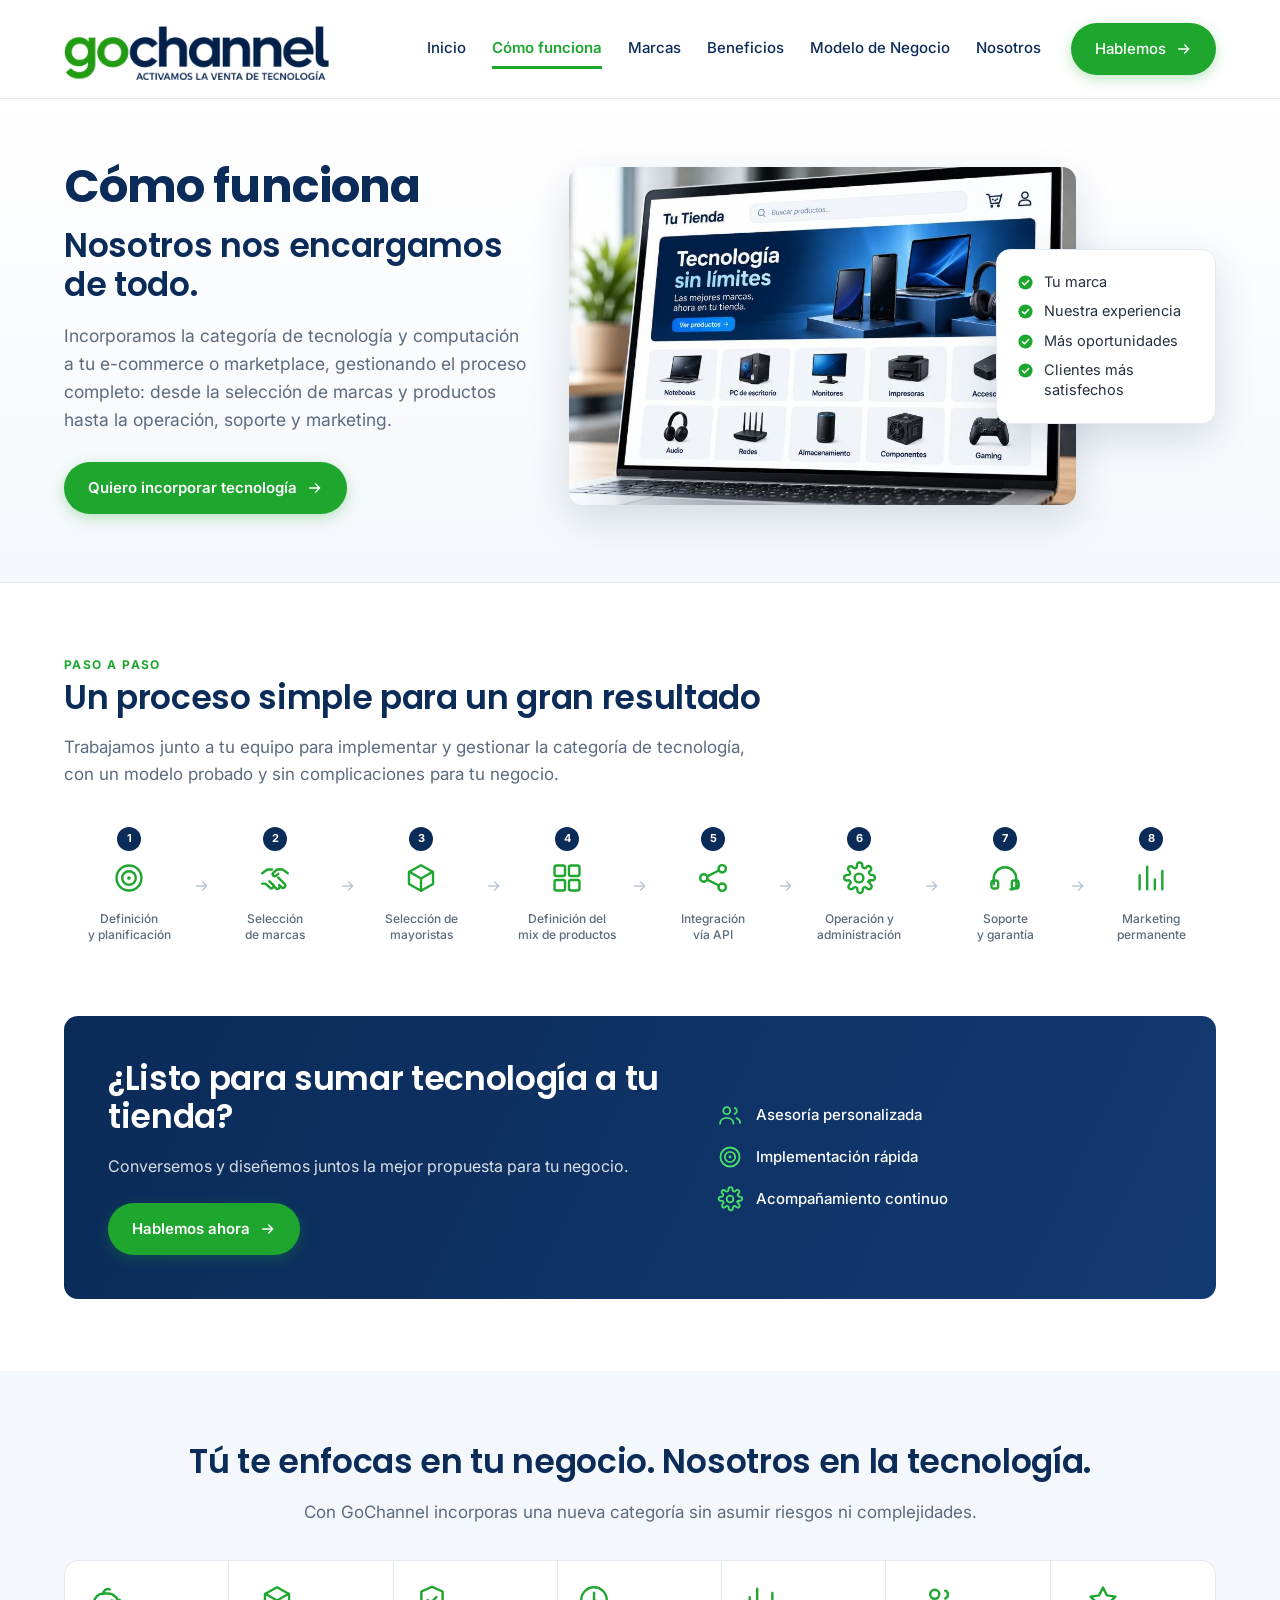
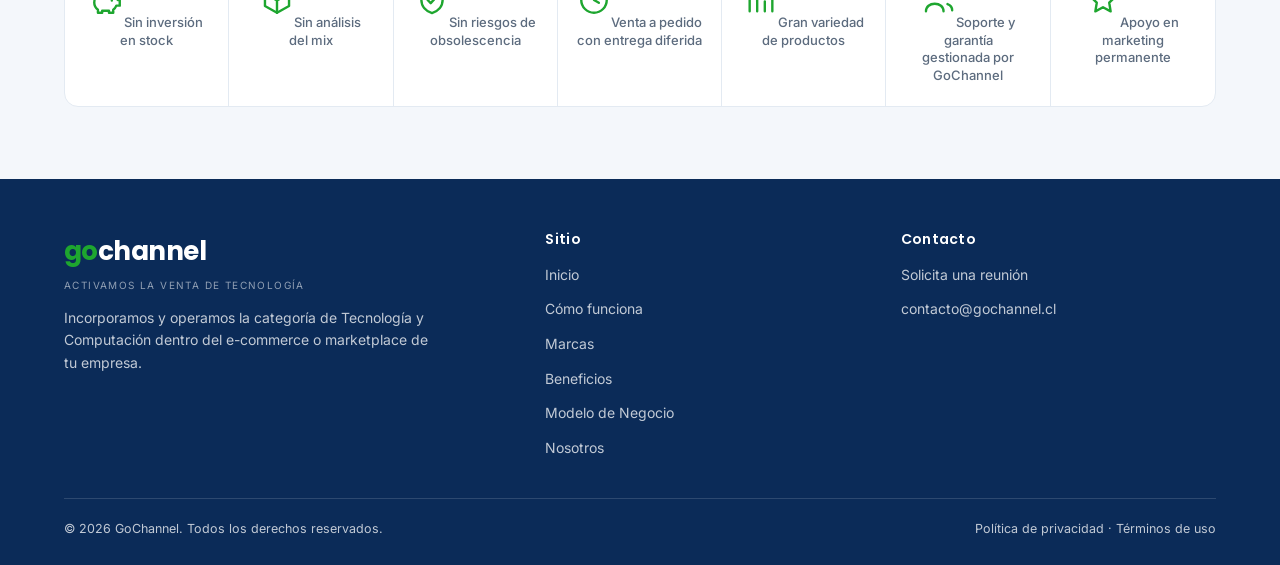
<file: como-funciona.html>
<!DOCTYPE html>
<html lang="es-CL">
<head>
<meta charset="utf-8">
<meta name="viewport" content="width=device-width, initial-scale=1">
<title>Cómo funciona — GoChannel</title>
<meta name="description" content="Incorporamos la categoría de tecnología y computación a tu e-commerce o marketplace y gestionamos el proceso completo: marcas, mayoristas, mix, integración, operación, soporte y marketing.">
<link rel="canonical" href="https://gochannel.cl/como-funciona.html">
<meta property="og:type" content="website">
<meta property="og:site_name" content="GoChannel">
<meta property="og:locale" content="es_CL">
<meta property="og:url" content="https://gochannel.cl/como-funciona.html">
<meta property="og:title" content="Cómo funciona — GoChannel">
<meta property="og:description" content="Incorporamos la categoría de tecnología y computación a tu e-commerce o marketplace y gestionamos el proceso completo: marcas, mayoristas, mix, integración, operación, soporte y marketing.">
<link rel="preconnect" href="https://fonts.googleapis.com">
<link rel="preconnect" href="https://fonts.gstatic.com" crossorigin>
<link href="https://fonts.googleapis.com/css2?family=Inter:wght@400;500;600;700&family=Poppins:wght@600;700&display=swap" rel="stylesheet">
<link rel="stylesheet" href="css/estilos.css">
<link rel="icon" href="img/favicon.ico" sizes="any">
<link rel="icon" type="image/png" href="img/favicon.png">
<link rel="apple-touch-icon" href="img/apple-touch-icon.png">
</head>
<body>
<!--SPRITE-->
<svg xmlns="http://www.w3.org/2000/svg" style="display:none" aria-hidden="true" focusable="false"><defs><g id="_s" fill="none" stroke="currentColor" stroke-width="1.7" stroke-linecap="round" stroke-linejoin="round"></g></defs>
<symbol id="i-check" viewBox="0 0 24 24"><circle cx="12" cy="12" r="10" fill="currentColor"/><path d="M7.6 12.3l3 3 5.8-6" fill="none" stroke="#fff" stroke-width="2.1" stroke-linecap="round" stroke-linejoin="round"/></symbol>
<symbol id="i-flecha" viewBox="0 0 24 24" fill="none" stroke="currentColor" stroke-width="2.1" stroke-linecap="round" stroke-linejoin="round"><path d="M4 12h15M13 6l6 6-6 6"/></symbol>
<symbol id="i-play" viewBox="0 0 24 24"><circle cx="12" cy="12" r="10" fill="currentColor"/><path d="M10 8.4l6 3.6-6 3.6z" fill="#fff"/></symbol>
<symbol id="i-carro" viewBox="0 0 24 24" fill="none" stroke="currentColor" stroke-width="1.7" stroke-linecap="round" stroke-linejoin="round"><path d="M2.5 3h2.2l2.3 11.2a1.6 1.6 0 0 0 1.6 1.3h8.7a1.6 1.6 0 0 0 1.6-1.3L20.5 7H6.2"/><circle cx="9.5" cy="20" r="1.5"/><circle cx="17.5" cy="20" r="1.5"/></symbol>
<symbol id="i-grafico" viewBox="0 0 24 24" fill="none" stroke="currentColor" stroke-width="1.7" stroke-linecap="round" stroke-linejoin="round"><path d="M4 20V10M9.3 20V4M14.7 20v-7M20 20V7"/></symbol>
<symbol id="i-personas" viewBox="0 0 24 24" fill="none" stroke="currentColor" stroke-width="1.7" stroke-linecap="round" stroke-linejoin="round"><circle cx="9" cy="8" r="3.2"/><path d="M2.8 20c0-3.3 2.8-5.4 6.2-5.4s6.2 2.1 6.2 5.4"/><path d="M16.4 5.4a3 3 0 0 1 0 5.6M18 14.9c2 .7 3.3 2.3 3.3 4.4"/></symbol>
<symbol id="i-tienda" viewBox="0 0 24 24" fill="none" stroke="currentColor" stroke-width="1.7" stroke-linecap="round" stroke-linejoin="round"><path d="M3.4 9.6V20h17.2V9.6"/><path d="M2.4 9.6 4.6 4h14.8l2.2 5.6a3 3 0 0 1-5.6 1.6 3 3 0 0 1-5.6 0 3 3 0 0 1-5.6-1.6Z"/><path d="M9.8 20v-5.2h4.4V20"/></symbol>
<symbol id="i-estrella" viewBox="0 0 24 24" fill="none" stroke="currentColor" stroke-width="1.7" stroke-linecap="round" stroke-linejoin="round"><path d="m12 3.2 2.7 5.5 6.1.9-4.4 4.3 1 6.1-5.4-2.9-5.4 2.9 1-6.1L3.2 9.6l6.1-.9z"/></symbol>
<symbol id="i-caja" viewBox="0 0 24 24" fill="none" stroke="currentColor" stroke-width="1.7" stroke-linecap="round" stroke-linejoin="round"><path d="M20.5 7.8v8.4L12 21l-8.5-4.8V7.8L12 3z"/><path d="m3.7 7.6 8.3 4.7 8.3-4.7M12 21v-8.7"/></symbol>
<symbol id="i-escudo" viewBox="0 0 24 24" fill="none" stroke="currentColor" stroke-width="1.7" stroke-linecap="round" stroke-linejoin="round"><path d="M12 2.8 4.5 6v6c0 4.5 3.1 7.9 7.5 9.2 4.4-1.3 7.5-4.7 7.5-9.2V6z"/><path d="m8.9 12 2.2 2.2 4-4.3"/></symbol>
<symbol id="i-reloj" viewBox="0 0 24 24" fill="none" stroke="currentColor" stroke-width="1.7" stroke-linecap="round" stroke-linejoin="round"><circle cx="12" cy="12" r="9"/><path d="M12 6.8V12l3.4 2"/></symbol>
<symbol id="i-megafono" viewBox="0 0 24 24" fill="none" stroke="currentColor" stroke-width="1.7" stroke-linecap="round" stroke-linejoin="round"><path d="M3 10.3v3.4a1.6 1.6 0 0 0 1.6 1.6h2.2L14.4 20V4L6.8 8.7H4.6A1.6 1.6 0 0 0 3 10.3Z"/><path d="M18 9.2a4 4 0 0 1 0 5.6M6.8 15.3V20h2.6"/></symbol>
<symbol id="i-pulgar" viewBox="0 0 24 24" fill="none" stroke="currentColor" stroke-width="1.7" stroke-linecap="round" stroke-linejoin="round"><path d="M7 10.6h2.3l2.6-6a2.3 2.3 0 0 1 3 2.9L14 10.6h4.6a2 2 0 0 1 2 2.4l-1.2 5.6a2 2 0 0 1-2 1.6H7"/><rect x="3" y="10.6" width="4" height="9.6" rx="1.1"/></symbol>
<symbol id="i-engranaje" viewBox="0 0 24 24" fill="none" stroke="currentColor" stroke-width="1.7" stroke-linecap="round" stroke-linejoin="round"><circle cx="12" cy="12" r="3.1"/><path d="M19.6 14.6a1.5 1.5 0 0 0 .3 1.7l.1.1a1.9 1.9 0 1 1-2.6 2.6l-.1-.1a1.6 1.6 0 0 0-2.7 1.1v.2a1.9 1.9 0 1 1-3.7 0V20a1.6 1.6 0 0 0-2.7-1.1l-.1.1a1.9 1.9 0 1 1-2.6-2.6l.1-.1a1.6 1.6 0 0 0-1.1-2.7H4A1.9 1.9 0 1 1 4 10h.2a1.6 1.6 0 0 0 1.1-2.7l-.1-.1a1.9 1.9 0 1 1 2.6-2.6l.1.1a1.6 1.6 0 0 0 2.7-1.1V3.4a1.9 1.9 0 1 1 3.7 0v.1a1.6 1.6 0 0 0 2.7 1.1l.1-.1a1.9 1.9 0 1 1 2.6 2.6l-.1.1a1.6 1.6 0 0 0 1.1 2.7h.2a1.9 1.9 0 1 1 0 3.7H20a1.6 1.6 0 0 0-1.5 1z"/></symbol>
<symbol id="i-soporte" viewBox="0 0 24 24" fill="none" stroke="currentColor" stroke-width="1.7" stroke-linecap="round" stroke-linejoin="round"><path d="M4 16.4v-4a8 8 0 0 1 16 0v4"/><path d="M20 17.4a2.6 2.6 0 0 1-2.6 2.6h-1.6M4 13.8h1.6a1.6 1.6 0 0 1 1.6 1.6v2.4A1.6 1.6 0 0 1 5.6 19.4H4a1.6 1.6 0 0 1-1.6-1.6v-2.4A1.6 1.6 0 0 1 4 13.8Zm14.4 0H20a1.6 1.6 0 0 1 1.6 1.6v2.4a1.6 1.6 0 0 1-1.6 1.6h-1.6a1.6 1.6 0 0 1-1.6-1.6v-2.4a1.6 1.6 0 0 1 1.6-1.6Z"/></symbol>
<symbol id="i-api" viewBox="0 0 24 24" fill="none" stroke="currentColor" stroke-width="1.7" stroke-linecap="round" stroke-linejoin="round"><circle cx="18.5" cy="5.5" r="2.6"/><circle cx="5.5" cy="12" r="2.6"/><circle cx="18.5" cy="18.5" r="2.6"/><path d="m7.9 10.8 8.2-4.1m0 10.6-8.2-4.1"/></symbol>
<symbol id="i-grilla" viewBox="0 0 24 24" fill="none" stroke="currentColor" stroke-width="1.7" stroke-linecap="round" stroke-linejoin="round"><rect x="3.2" y="3.2" width="7.4" height="7.4" rx="1.4"/><rect x="13.4" y="3.2" width="7.4" height="7.4" rx="1.4"/><rect x="3.2" y="13.4" width="7.4" height="7.4" rx="1.4"/><rect x="13.4" y="13.4" width="7.4" height="7.4" rx="1.4"/></symbol>
<symbol id="i-diana" viewBox="0 0 24 24" fill="none" stroke="currentColor" stroke-width="1.7" stroke-linecap="round" stroke-linejoin="round"><circle cx="12" cy="12" r="8.8"/><circle cx="12" cy="12" r="4.8"/><circle cx="12" cy="12" r="1.3" fill="currentColor" stroke="none"/></symbol>
<symbol id="i-acuerdo" viewBox="0 0 24 24" fill="none" stroke="currentColor" stroke-width="1.7" stroke-linecap="round" stroke-linejoin="round"><path d="m11 17.6 1.6 1.6a1.6 1.6 0 0 0 2.3-2.3M14.9 16.9l1.6 1.6a1.6 1.6 0 0 0 2.3-2.3l-4.5-4.5"/><path d="M21 8.6 17.4 6h-3.9l-2.6 2.2a1.4 1.4 0 0 0 1.8 2.2l1.6-1.3"/><path d="M3 8.6 6.6 6h3.3M3 16h2.2l3.2 2.8a1.5 1.5 0 0 0 2.2-2.1L8 14.4"/></symbol>
<symbol id="i-alcancia" viewBox="0 0 24 24" fill="none" stroke="currentColor" stroke-width="1.7" stroke-linecap="round" stroke-linejoin="round"><path d="M17.6 9.4A6.9 6.9 0 0 0 12.6 7.4H9.4A6.4 6.4 0 0 0 3 13.8c0 2.1 1 3.9 2.6 5.1V21h3v-1.4h4.8V21h3v-2.1a6.6 6.6 0 0 0 2.2-2.9H21v-4h-1.4a6.6 6.6 0 0 0-2-2.6Z"/><path d="M9.4 7.4A3.2 3.2 0 0 1 14 4.6M15.4 12.4h.01"/></symbol>
<symbol id="i-diamante" viewBox="0 0 24 24" fill="none" stroke="currentColor" stroke-width="1.7" stroke-linecap="round" stroke-linejoin="round"><path d="M6.4 3.6h11.2L21.4 9 12 20.6 2.6 9z"/><path d="M2.6 9h18.8M9 3.6 7.2 9l4.8 11.6M15 3.6 16.8 9 12 20.6"/></symbol>
<symbol id="i-globo" viewBox="0 0 24 24" fill="none" stroke="currentColor" stroke-width="1.7" stroke-linecap="round" stroke-linejoin="round"><circle cx="12" cy="12" r="9"/><path d="M3.2 12h17.6M12 3a14 14 0 0 1 0 18 14 14 0 0 1 0-18Z"/></symbol>
<symbol id="i-lupa" viewBox="0 0 24 24" fill="none" stroke="currentColor" stroke-width="1.9" stroke-linecap="round" stroke-linejoin="round"><circle cx="10.8" cy="10.8" r="6.8"/><path d="m20 20-4.4-4.4"/></symbol>
<symbol id="i-menu" viewBox="0 0 24 24" fill="none" stroke="currentColor" stroke-width="2" stroke-linecap="round"><path d="M4 7h16M4 12h16M4 17h16"/></symbol>
<symbol id="i-camion" viewBox="0 0 24 24" fill="none" stroke="currentColor" stroke-width="1.7" stroke-linecap="round" stroke-linejoin="round"><path d="M2.6 6.6h10.2v10H2.6zM12.8 10.2h3.6l3 3v3.4h-6.6z"/><circle cx="6.6" cy="18.4" r="1.7"/><circle cx="16.8" cy="18.4" r="1.7"/></symbol>
<symbol id="i-nube" viewBox="0 0 24 24" fill="none" stroke="currentColor" stroke-width="1.7" stroke-linecap="round" stroke-linejoin="round"><path d="M17.4 18.4H7a4.6 4.6 0 0 1-.5-9.2 6 6 0 0 1 11.5 1.5 4 4 0 0 1-.6 7.7Z"/></symbol>
<symbol id="i-datos" viewBox="0 0 24 24" fill="none" stroke="currentColor" stroke-width="1.7" stroke-linecap="round" stroke-linejoin="round"><ellipse cx="12" cy="5.8" rx="7.6" ry="3"/><path d="M4.4 5.8v12.4c0 1.7 3.4 3 7.6 3s7.6-1.3 7.6-3V5.8"/><path d="M4.4 12c0 1.7 3.4 3 7.6 3s7.6-1.3 7.6-3"/></symbol>
<symbol id="i-etiqueta" viewBox="0 0 24 24" fill="none" stroke="currentColor" stroke-width="1.7" stroke-linecap="round" stroke-linejoin="round"><path d="M20.4 12.4 12.6 20.2a1.8 1.8 0 0 1-2.6 0l-6.4-6.4a1.8 1.8 0 0 1-.5-1.3V4.6a1.6 1.6 0 0 1 1.6-1.6h7.6c.5 0 1 .2 1.3.5l6.8 6.8a1.8 1.8 0 0 1 0 2.1Z"/><circle cx="7.8" cy="7.8" r="1.2" fill="currentColor" stroke="none"/></symbol>
<symbol id="i-red" viewBox="0 0 24 24" fill="none" stroke="currentColor" stroke-width="1.7" stroke-linecap="round" stroke-linejoin="round"><rect x="9" y="2.8" width="6" height="5" rx="1.2"/><rect x="2.6" y="16.2" width="6" height="5" rx="1.2"/><rect x="15.4" y="16.2" width="6" height="5" rx="1.2"/><path d="M12 7.8v4.4M5.6 16.2v-2.2h12.8v2.2M12 12.2v1.8"/></symbol>
<symbol id="i-binoculares" viewBox="0 0 24 24" fill="none" stroke="currentColor" stroke-width="1.7" stroke-linecap="round" stroke-linejoin="round"><path d="M8.4 4h2.2v11H4.8l1.6-9.6A1.6 1.6 0 0 1 8.4 4ZM15.6 4h-2.2v11h5.8l-1.6-9.6A1.6 1.6 0 0 0 15.6 4Z"/><circle cx="7.7" cy="16.8" r="3.4"/><circle cx="16.3" cy="16.8" r="3.4"/><path d="M10.6 8.6h2.8"/></symbol>
<symbol id="i-notebook" viewBox="0 0 24 24" fill="none" stroke="currentColor" stroke-width="1.7" stroke-linecap="round" stroke-linejoin="round"><rect x="4.2" y="4.6" width="15.6" height="10.2" rx="1.4"/><path d="M2.4 17.8h19.2"/></symbol>
<symbol id="i-monitor" viewBox="0 0 24 24" fill="none" stroke="currentColor" stroke-width="1.7" stroke-linecap="round" stroke-linejoin="round"><rect x="2.8" y="3.8" width="18.4" height="12" rx="1.6"/><path d="M8.4 20.2h7.2M12 15.8v4.4"/></symbol>
<symbol id="i-torre" viewBox="0 0 24 24" fill="none" stroke="currentColor" stroke-width="1.7" stroke-linecap="round" stroke-linejoin="round"><rect x="6" y="2.8" width="12" height="18.4" rx="1.6"/><path d="M9 7h6M9 10.4h6M9 14h2.4"/></symbol>
<symbol id="i-impresora" viewBox="0 0 24 24" fill="none" stroke="currentColor" stroke-width="1.7" stroke-linecap="round" stroke-linejoin="round"><path d="M6.6 9V3.4h10.8V9"/><rect x="3" y="9" width="18" height="7" rx="1.6"/><path d="M6.6 13.4h10.8v7.2H6.6z"/></symbol>
<symbol id="i-audio" viewBox="0 0 24 24" fill="none" stroke="currentColor" stroke-width="1.7" stroke-linecap="round" stroke-linejoin="round"><path d="M4 15.6v-3.4a8 8 0 0 1 16 0v3.4"/><rect x="2.4" y="13.6" width="4.4" height="7" rx="1.6"/><rect x="17.2" y="13.6" width="4.4" height="7" rx="1.6"/></symbol>
<symbol id="i-router" viewBox="0 0 24 24" fill="none" stroke="currentColor" stroke-width="1.7" stroke-linecap="round" stroke-linejoin="round"><rect x="2.6" y="13.6" width="18.8" height="7" rx="1.6"/><path d="M6.4 17.2h.01M10 17.2h.01M8.4 10.4a5 5 0 0 1 7.2 0M5.6 7.2a9 9 0 0 1 12.8 0"/></symbol>
<symbol id="i-almacenamiento" viewBox="0 0 24 24" fill="none" stroke="currentColor" stroke-width="1.7" stroke-linecap="round" stroke-linejoin="round"><rect x="2.6" y="4.4" width="18.8" height="6.2" rx="1.6"/><rect x="2.6" y="13.4" width="18.8" height="6.2" rx="1.6"/><path d="M6.2 7.5h.01M6.2 16.5h.01"/></symbol>
<symbol id="i-gaming" viewBox="0 0 24 24" fill="none" stroke="currentColor" stroke-width="1.7" stroke-linecap="round" stroke-linejoin="round"><path d="M7 7.4h10a5 5 0 0 1 4.9 4l.7 4.2a2.6 2.6 0 0 1-4.7 1.9l-1.3-2H7.4l-1.3 2a2.6 2.6 0 0 1-4.7-1.9l.7-4.2a5 5 0 0 1 4.9-4Z"/><path d="M6.4 11.2v2.4M5.2 12.4h2.4M15.8 11.6h.01M18 13.4h.01"/></symbol>
<symbol id="i-accesorios" viewBox="0 0 24 24" fill="none" stroke="currentColor" stroke-width="1.7" stroke-linecap="round" stroke-linejoin="round"><rect x="6.6" y="2.8" width="10.8" height="18.4" rx="5.4"/><path d="M12 6.6v3.6"/></symbol>
<symbol id="i-camara" viewBox="0 0 24 24" fill="none" stroke="currentColor" stroke-width="1.7" stroke-linecap="round" stroke-linejoin="round"><circle cx="12" cy="10.6" r="6.6"/><circle cx="12" cy="10.6" r="2.6"/><path d="M8.8 17.8 8 21.2h8l-.8-3.4"/></symbol>
<symbol id="i-componentes" viewBox="0 0 24 24" fill="none" stroke="currentColor" stroke-width="1.7" stroke-linecap="round" stroke-linejoin="round"><rect x="7.4" y="7.4" width="9.2" height="9.2" rx="1.4"/><path d="M10 4v3.4M14 4v3.4M10 16.6V20M14 16.6V20M4 10h3.4M4 14h3.4M16.6 10H20M16.6 14H20"/></symbol>
<symbol id="i-teclado" viewBox="0 0 24 24" fill="none" stroke="currentColor" stroke-width="1.7" stroke-linecap="round" stroke-linejoin="round"><rect x="2.4" y="6.4" width="19.2" height="11.2" rx="1.8"/><path d="M6 10h.01M9.4 10h.01M12.8 10h.01M16.2 10h.01M18.4 10h.01M6 13.4h.01M8.4 13.4h.01M8.2 16h7.6"/></symbol>
<symbol id="i-codigo" viewBox="0 0 24 24" fill="none" stroke="currentColor" stroke-width="1.9" stroke-linecap="round" stroke-linejoin="round"><path d="m8 7-5 5 5 5M16 7l5 5-5 5M13.6 4.6l-3.2 14.8"/></symbol>
<symbol id="i-visto" viewBox="0 0 24 24" fill="none" stroke="currentColor" stroke-width="2.2" stroke-linecap="round" stroke-linejoin="round"><path d="m4.6 12.6 4.6 4.6L19.4 7"/></symbol>
</svg>
<!--/SPRITE-->

<header class="header">
  <div class="header-in">
    <a class="logo" href="index.html"><img src="img/logo.png" alt="GoChannel — activamos la venta de tecnología" width="265" height="72"></a>
    <button class="hamburguesa" aria-label="Abrir menú" aria-expanded="false"><svg><use href="#i-menu"></use></svg></button>
    <nav class="nav">
      <a href="index.html">Inicio</a>
      <a href="como-funciona.html" class="activo">Cómo funciona</a>
      <a href="marcas.html">Marcas</a>
      <a href="beneficios.html">Beneficios</a>
      <a href="modelo-de-negocio.html">Modelo de Negocio</a>
      <a href="nosotros.html">Nosotros</a>
      <a class="btn btn-verde" href="#contacto">Hablemos <svg><use href="#i-flecha"></use></svg></a>
    </nav>
  </div>
</header>

<main>

  <!-- Hero -->
  <section class="hero">
    <div class="contenedor hero-grid hero-grid-foto">
      <div>
        <h1>Cómo funciona</h1>
        <h2 style="margin-top:-.2em">Nosotros nos encargamos de todo.</h2>
        <p class="sub">Incorporamos la categoría de tecnología y computación a tu e-commerce o marketplace, gestionando el proceso completo: desde la selección de marcas y productos hasta la operación, soporte y marketing.</p>
        <div class="hero-botones">
          <a class="btn btn-verde" href="#contacto">Quiero incorporar tecnología <svg><use href="#i-flecha"></use></svg></a>
        </div>
      </div>

      <div class="hero-visual">
        <img class="foto" src="img/notebook-tu-tienda.jpg" alt="Notebook con una tienda online que vende tecnología" width="949" height="633">
        <aside class="panel-blanco">
          <ul class="checks">
            <li><svg><use href="#i-check"></use></svg> Tu marca</li>
            <li><svg><use href="#i-check"></use></svg> Nuestra experiencia</li>
            <li><svg><use href="#i-check"></use></svg> Más oportunidades</li>
            <li><svg><use href="#i-check"></use></svg> Clientes más satisfechos</li>
          </ul>
        </aside>
      </div>
    </div>
  </section>

  <!-- Paso a paso -->
  <section class="seccion">
    <div class="contenedor">
      <p class="eyebrow">Paso a paso</p>
      <h2>Un proceso simple para un gran resultado</h2>
      <p class="sub">Trabajamos junto a tu equipo para implementar y gestionar la categoría de tecnología, con un modelo probado y sin complicaciones para tu negocio.</p>

      <div class="proceso" style="margin-top:38px">
        <div class="paso">
          <div class="paso-num">1</div>
          <svg class="ico ico-g"><use href="#i-diana"></use></svg>
          <p>Definición<br>y planificación</p>
        </div>
        <div class="flecha"><svg><use href="#i-flecha"></use></svg></div>
        <div class="paso">
          <div class="paso-num">2</div>
          <svg class="ico ico-g"><use href="#i-acuerdo"></use></svg>
          <p>Selección<br>de marcas</p>
        </div>
        <div class="flecha"><svg><use href="#i-flecha"></use></svg></div>
        <div class="paso">
          <div class="paso-num">3</div>
          <svg class="ico ico-g"><use href="#i-caja"></use></svg>
          <p>Selección de<br>mayoristas</p>
        </div>
        <div class="flecha"><svg><use href="#i-flecha"></use></svg></div>
        <div class="paso">
          <div class="paso-num">4</div>
          <svg class="ico ico-g"><use href="#i-grilla"></use></svg>
          <p>Definición del<br>mix de productos</p>
        </div>
        <div class="flecha"><svg><use href="#i-flecha"></use></svg></div>
        <div class="paso">
          <div class="paso-num">5</div>
          <svg class="ico ico-g"><use href="#i-api"></use></svg>
          <p>Integración<br>vía API</p>
        </div>
        <div class="flecha"><svg><use href="#i-flecha"></use></svg></div>
        <div class="paso">
          <div class="paso-num">6</div>
          <svg class="ico ico-g"><use href="#i-engranaje"></use></svg>
          <p>Operación y<br>administración</p>
        </div>
        <div class="flecha"><svg><use href="#i-flecha"></use></svg></div>
        <div class="paso">
          <div class="paso-num">7</div>
          <svg class="ico ico-g"><use href="#i-soporte"></use></svg>
          <p>Soporte<br>y garantía</p>
        </div>
        <div class="flecha"><svg><use href="#i-flecha"></use></svg></div>
        <div class="paso">
          <div class="paso-num">8</div>
          <svg class="ico ico-g"><use href="#i-grafico"></use></svg>
          <p>Marketing<br>permanente</p>
        </div>
      </div>
    </div>
  </section>

  <!-- Banner CTA -->
  <section class="seccion" style="padding-top:0">
    <div class="contenedor">
      <div class="banner">
        <div>
          <h2>¿Listo para sumar tecnología a tu tienda?</h2>
          <p>Conversemos y diseñemos juntos la mejor propuesta para tu negocio.</p>
          <a class="btn btn-verde" href="#contacto">Hablemos ahora <svg><use href="#i-flecha"></use></svg></a>
        </div>
        <ul class="banner-lista">
          <li><svg><use href="#i-personas"></use></svg> Asesoría personalizada</li>
          <li><svg><use href="#i-diana"></use></svg> Implementación rápida</li>
          <li><svg><use href="#i-engranaje"></use></svg> Acompañamiento continuo</li>
        </ul>
      </div>
    </div>
  </section>

  <!-- Beneficios operativos -->
  <section class="seccion seccion-sup">
    <div class="contenedor centro">
      <h2>Tú te enfocas en tu negocio. Nosotros en la tecnología.</h2>
      <p class="sub">Con GoChannel incorporas una nueva categoría sin asumir riesgos ni complejidades.</p>
      <div class="franja-benef" style="margin-top:34px;background:#fff">
        <div><svg class="ico ico-g"><use href="#i-alcancia"></use></svg>Sin inversión<br>en stock</div>
        <div><svg class="ico ico-g"><use href="#i-caja"></use></svg>Sin análisis<br>del mix</div>
        <div><svg class="ico ico-g"><use href="#i-escudo"></use></svg>Sin riesgos de<br>obsolescencia</div>
        <div><svg class="ico ico-g"><use href="#i-reloj"></use></svg>Venta a pedido<br>con entrega diferida</div>
        <div><svg class="ico ico-g"><use href="#i-grafico"></use></svg>Gran variedad<br>de productos</div>
        <div><svg class="ico ico-g"><use href="#i-personas"></use></svg>Soporte y garantía<br>gestionada por GoChannel</div>
        <div><svg class="ico ico-g"><use href="#i-estrella"></use></svg>Apoyo en marketing<br>permanente</div>
      </div>
    </div>
  </section>

</main>

<footer class="footer">
  <div class="contenedor">
    <div class="footer-grid">
      <div>
        <div class="footer-logo">go<span>channel</span></div>
        <div class="footer-tag">Activamos la venta de tecnología</div>
        <p style="margin-top:14px">Incorporamos y operamos la categoría de Tecnología y Computación dentro del e-commerce o marketplace de tu empresa.</p>
      </div>
      <div>
        <h4>Sitio</h4>
        <ul>
          <li><a href="index.html">Inicio</a></li>
          <li><a href="como-funciona.html">Cómo funciona</a></li>
          <li><a href="marcas.html">Marcas</a></li>
          <li><a href="beneficios.html">Beneficios</a></li>
          <li><a href="modelo-de-negocio.html">Modelo de Negocio</a></li>
          <li><a href="nosotros.html">Nosotros</a></li>
        </ul>
      </div>
      <div>
        <h4>Contacto</h4>
        <ul>
          <li><a href="#contacto">Solicita una reunión</a></li>
          <li><a href="mailto:contacto@gochannel.cl">contacto@gochannel.cl</a></li>
        </ul>
      </div>
    </div>
    <div class="footer-bajo">
      <span>© 2026 GoChannel. Todos los derechos reservados.</span>
      <span>Política de privacidad · Términos de uso</span>
    </div>
  </div>
</footer>

<!-- Modal de contacto -->
<div class="modal" id="modal-contacto" role="dialog" aria-modal="true" aria-labelledby="modal-titulo">
  <div class="modal-caja">
    <button class="modal-cerrar" data-cerrar aria-label="Cerrar">&times;</button>
    <h2 id="modal-titulo">Hablemos</h2>
    <p class="sub" style="font-size:15px">Cuéntanos de tu negocio y te contactamos para revisar cómo incorporar la categoría de tecnología.</p>
    <form action="https://formspree.io/f/xeaowwnp" method="POST">
      <input type="hidden" name="_subject" value="Nuevo contacto desde gochannel.cl">
      <input type="text" name="_gotcha" tabindex="-1" autocomplete="off" style="display:none" aria-hidden="true">
      <div class="campo"><label for="c-nombre">Nombre</label><input id="c-nombre" name="nombre" required></div>
      <div class="campo"><label for="c-empresa">Empresa</label><input id="c-empresa" name="empresa" required></div>
      <div class="campo"><label for="c-correo">Correo</label><input id="c-correo" name="correo" type="email" required></div>
      <div class="campo"><label for="c-fono">Teléfono (opcional)</label><input id="c-fono" name="telefono" type="tel"></div>
      <div class="campo">
        <label for="c-canal">Canal de venta</label>
        <select id="c-canal" name="canal">
          <option>E-commerce propio</option>
          <option>Marketplace</option>
          <option>Tienda física</option>
          <option>Aún por definir</option>
        </select>
      </div>
      <div class="campo"><label for="c-mensaje">Mensaje</label><textarea id="c-mensaje" name="mensaje"></textarea></div>
      <button class="btn btn-verde" type="submit">Enviar solicitud <svg><use href="#i-flecha"></use></svg></button>
    </form>
    <div class="modal-ok">Gracias. Recibimos tu solicitud y te contactaremos a la brevedad.</div>
  </div>
</div>

<script src="js/sitio.js"></script>
</body>
</html>
</file>
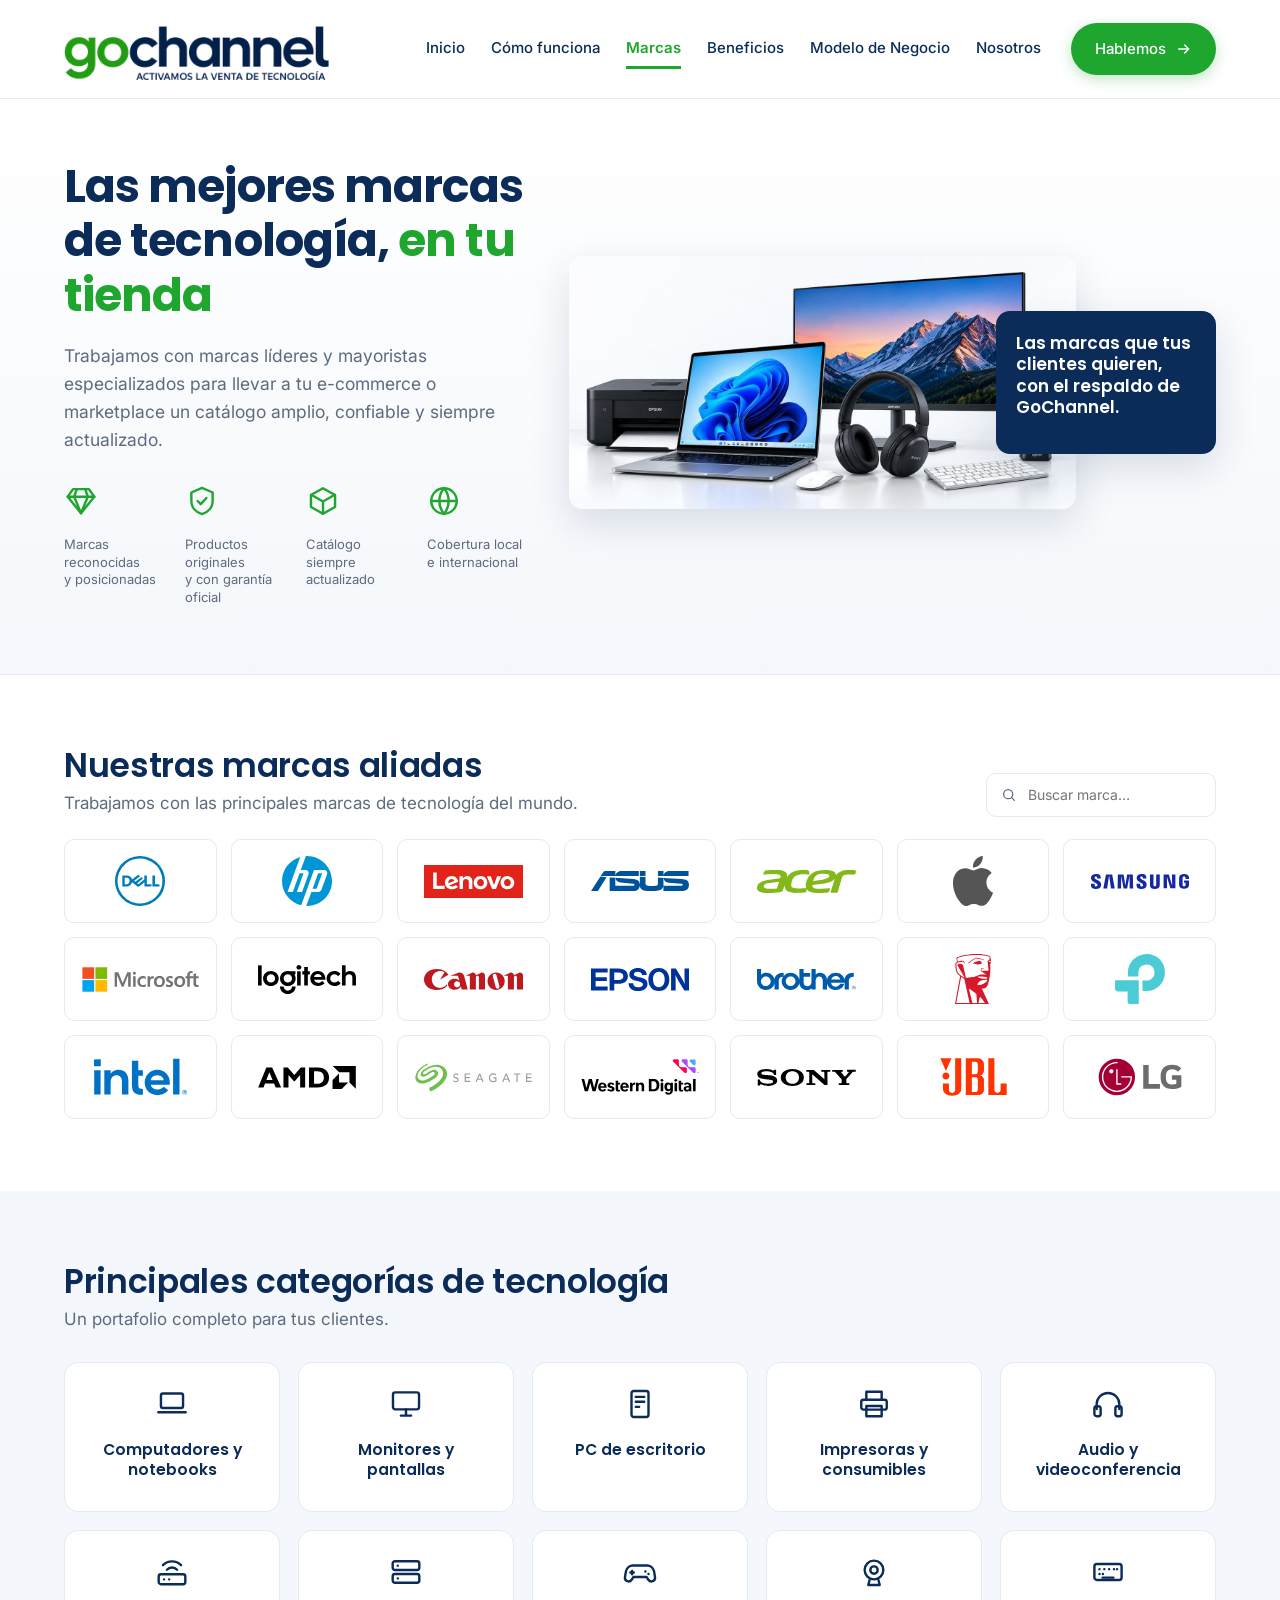
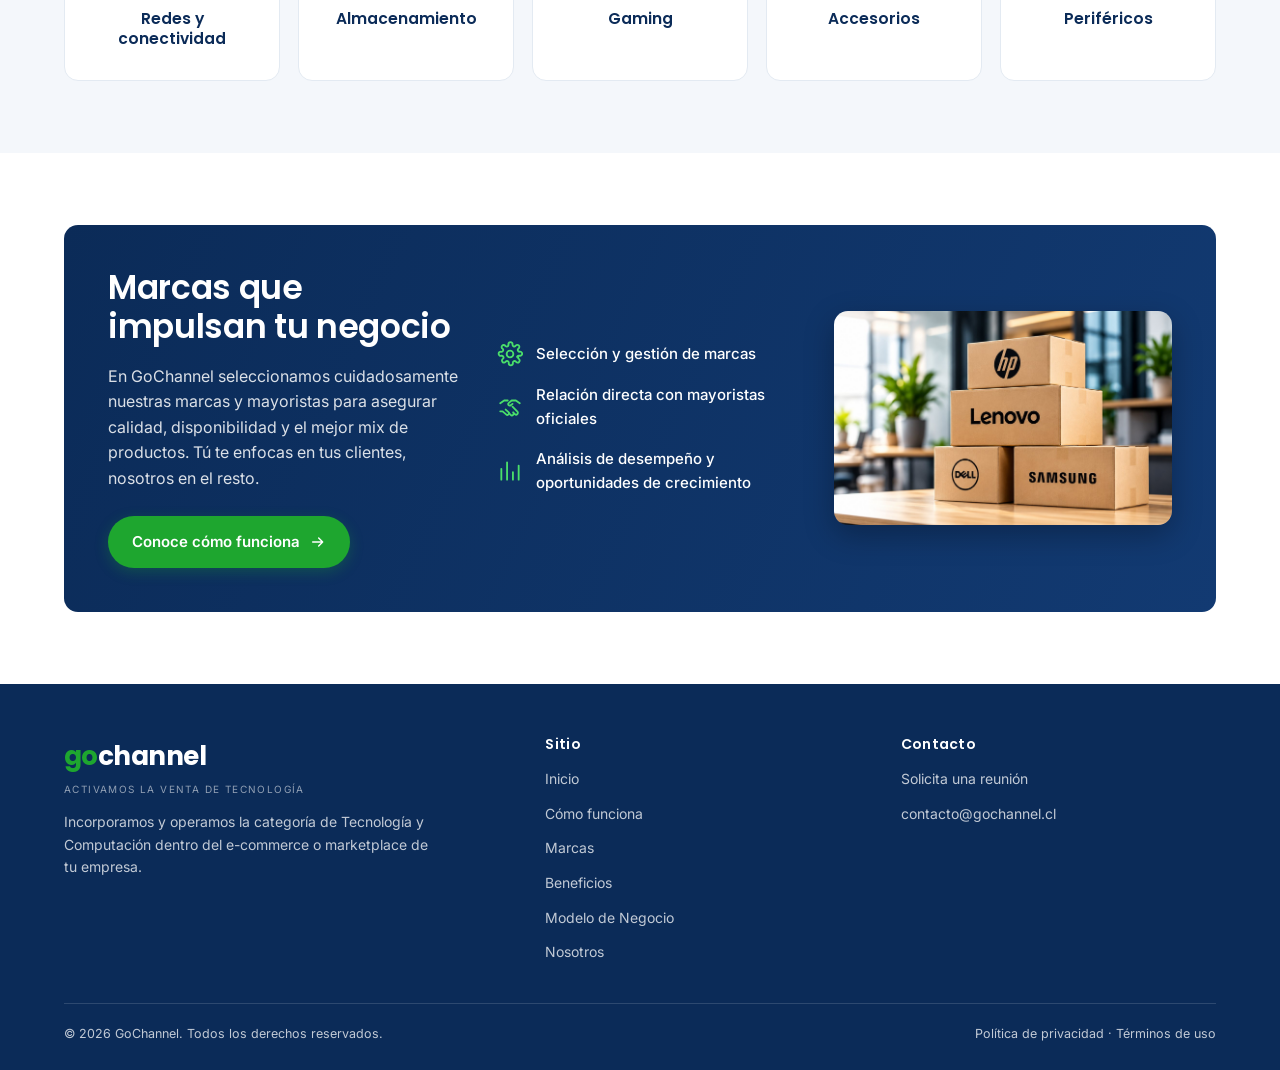
<file: marcas.html>
<!DOCTYPE html>
<html lang="es-CL">
<head>
<meta charset="utf-8">
<meta name="viewport" content="width=device-width, initial-scale=1">
<title>Marcas — GoChannel</title>
<meta name="description" content="Trabajamos con marcas líderes y mayoristas especializados para llevar a tu e-commerce o marketplace un catálogo amplio, confiable y siempre actualizado.">
<link rel="canonical" href="https://gochannel.cl/marcas.html">
<meta property="og:type" content="website">
<meta property="og:site_name" content="GoChannel">
<meta property="og:locale" content="es_CL">
<meta property="og:url" content="https://gochannel.cl/marcas.html">
<meta property="og:title" content="Marcas — GoChannel">
<meta property="og:description" content="Trabajamos con marcas líderes y mayoristas especializados para llevar a tu e-commerce o marketplace un catálogo amplio, confiable y siempre actualizado.">
<!--SEO-->
<meta property="og:image" content="https://gochannel.cl/img/og-gochannel.jpg">
<meta property="og:image:width" content="1200">
<meta property="og:image:height" content="630">
<meta property="og:image:alt" content="GoChannel: llevamos la tecnología a tu negocio, sin complicaciones">
<meta name="twitter:card" content="summary_large_image">
<meta name="twitter:title" content="Marcas — GoChannel">
<meta name="twitter:description" content="Trabajamos con marcas líderes y mayoristas especializados para llevar a tu e-commerce o marketplace un catálogo amplio, confiable y siempre actualizado.">
<meta name="twitter:image" content="https://gochannel.cl/img/og-gochannel.jpg">
<script type="application/ld+json">
{
 "@context": "https://schema.org",
 "@graph": [
  {
   "@type": "WebPage",
   "@id": "https://gochannel.cl/marcas.html#pagina",
   "url": "https://gochannel.cl/marcas.html",
   "name": "Marcas — GoChannel",
   "description": "Trabajamos con marcas líderes y mayoristas especializados para llevar a tu e-commerce o marketplace un catálogo amplio, confiable y siempre actualizado.",
   "inLanguage": "es-CL",
   "isPartOf": {
    "@id": "https://gochannel.cl/#sitio"
   },
   "about": {
    "@id": "https://gochannel.cl/#organizacion"
   },
   "primaryImageOfPage": "https://gochannel.cl/img/og-gochannel.jpg",
   "breadcrumb": {
    "@type": "BreadcrumbList",
    "itemListElement": [
     {
      "@type": "ListItem",
      "position": 1,
      "name": "Inicio",
      "item": "https://gochannel.cl/"
     },
     {
      "@type": "ListItem",
      "position": 2,
      "name": "Marcas",
      "item": "https://gochannel.cl/marcas.html"
     }
    ]
   }
  }
 ]
}
</script>
<!--/SEO-->
<link rel="preconnect" href="https://fonts.googleapis.com">
<link rel="preconnect" href="https://fonts.gstatic.com" crossorigin>
<link href="https://fonts.googleapis.com/css2?family=Inter:wght@400;500;600;700&family=Poppins:wght@600;700&display=swap" rel="stylesheet">
<link rel="stylesheet" href="css/estilos.css">
<link rel="icon" href="img/favicon.ico" sizes="any">
<link rel="icon" type="image/png" href="img/favicon.png">
<link rel="apple-touch-icon" href="img/apple-touch-icon.png">
</head>
<body>
<!--SPRITE-->
<svg xmlns="http://www.w3.org/2000/svg" style="display:none" aria-hidden="true" focusable="false"><defs><g id="_s" fill="none" stroke="currentColor" stroke-width="1.7" stroke-linecap="round" stroke-linejoin="round"></g></defs>
<symbol id="i-check" viewBox="0 0 24 24"><circle cx="12" cy="12" r="10" fill="currentColor"/><path d="M7.6 12.3l3 3 5.8-6" fill="none" stroke="#fff" stroke-width="2.1" stroke-linecap="round" stroke-linejoin="round"/></symbol>
<symbol id="i-flecha" viewBox="0 0 24 24" fill="none" stroke="currentColor" stroke-width="2.1" stroke-linecap="round" stroke-linejoin="round"><path d="M4 12h15M13 6l6 6-6 6"/></symbol>
<symbol id="i-play" viewBox="0 0 24 24"><circle cx="12" cy="12" r="10" fill="currentColor"/><path d="M10 8.4l6 3.6-6 3.6z" fill="#fff"/></symbol>
<symbol id="i-carro" viewBox="0 0 24 24" fill="none" stroke="currentColor" stroke-width="1.7" stroke-linecap="round" stroke-linejoin="round"><path d="M2.5 3h2.2l2.3 11.2a1.6 1.6 0 0 0 1.6 1.3h8.7a1.6 1.6 0 0 0 1.6-1.3L20.5 7H6.2"/><circle cx="9.5" cy="20" r="1.5"/><circle cx="17.5" cy="20" r="1.5"/></symbol>
<symbol id="i-grafico" viewBox="0 0 24 24" fill="none" stroke="currentColor" stroke-width="1.7" stroke-linecap="round" stroke-linejoin="round"><path d="M4 20V10M9.3 20V4M14.7 20v-7M20 20V7"/></symbol>
<symbol id="i-personas" viewBox="0 0 24 24" fill="none" stroke="currentColor" stroke-width="1.7" stroke-linecap="round" stroke-linejoin="round"><circle cx="9" cy="8" r="3.2"/><path d="M2.8 20c0-3.3 2.8-5.4 6.2-5.4s6.2 2.1 6.2 5.4"/><path d="M16.4 5.4a3 3 0 0 1 0 5.6M18 14.9c2 .7 3.3 2.3 3.3 4.4"/></symbol>
<symbol id="i-tienda" viewBox="0 0 24 24" fill="none" stroke="currentColor" stroke-width="1.7" stroke-linecap="round" stroke-linejoin="round"><path d="M3.4 9.6V20h17.2V9.6"/><path d="M2.4 9.6 4.6 4h14.8l2.2 5.6a3 3 0 0 1-5.6 1.6 3 3 0 0 1-5.6 0 3 3 0 0 1-5.6-1.6Z"/><path d="M9.8 20v-5.2h4.4V20"/></symbol>
<symbol id="i-estrella" viewBox="0 0 24 24" fill="none" stroke="currentColor" stroke-width="1.7" stroke-linecap="round" stroke-linejoin="round"><path d="m12 3.2 2.7 5.5 6.1.9-4.4 4.3 1 6.1-5.4-2.9-5.4 2.9 1-6.1L3.2 9.6l6.1-.9z"/></symbol>
<symbol id="i-caja" viewBox="0 0 24 24" fill="none" stroke="currentColor" stroke-width="1.7" stroke-linecap="round" stroke-linejoin="round"><path d="M20.5 7.8v8.4L12 21l-8.5-4.8V7.8L12 3z"/><path d="m3.7 7.6 8.3 4.7 8.3-4.7M12 21v-8.7"/></symbol>
<symbol id="i-escudo" viewBox="0 0 24 24" fill="none" stroke="currentColor" stroke-width="1.7" stroke-linecap="round" stroke-linejoin="round"><path d="M12 2.8 4.5 6v6c0 4.5 3.1 7.9 7.5 9.2 4.4-1.3 7.5-4.7 7.5-9.2V6z"/><path d="m8.9 12 2.2 2.2 4-4.3"/></symbol>
<symbol id="i-reloj" viewBox="0 0 24 24" fill="none" stroke="currentColor" stroke-width="1.7" stroke-linecap="round" stroke-linejoin="round"><circle cx="12" cy="12" r="9"/><path d="M12 6.8V12l3.4 2"/></symbol>
<symbol id="i-megafono" viewBox="0 0 24 24" fill="none" stroke="currentColor" stroke-width="1.7" stroke-linecap="round" stroke-linejoin="round"><path d="M3 10.3v3.4a1.6 1.6 0 0 0 1.6 1.6h2.2L14.4 20V4L6.8 8.7H4.6A1.6 1.6 0 0 0 3 10.3Z"/><path d="M18 9.2a4 4 0 0 1 0 5.6M6.8 15.3V20h2.6"/></symbol>
<symbol id="i-pulgar" viewBox="0 0 24 24" fill="none" stroke="currentColor" stroke-width="1.7" stroke-linecap="round" stroke-linejoin="round"><path d="M7 10.6h2.3l2.6-6a2.3 2.3 0 0 1 3 2.9L14 10.6h4.6a2 2 0 0 1 2 2.4l-1.2 5.6a2 2 0 0 1-2 1.6H7"/><rect x="3" y="10.6" width="4" height="9.6" rx="1.1"/></symbol>
<symbol id="i-engranaje" viewBox="0 0 24 24" fill="none" stroke="currentColor" stroke-width="1.7" stroke-linecap="round" stroke-linejoin="round"><circle cx="12" cy="12" r="3.1"/><path d="M19.6 14.6a1.5 1.5 0 0 0 .3 1.7l.1.1a1.9 1.9 0 1 1-2.6 2.6l-.1-.1a1.6 1.6 0 0 0-2.7 1.1v.2a1.9 1.9 0 1 1-3.7 0V20a1.6 1.6 0 0 0-2.7-1.1l-.1.1a1.9 1.9 0 1 1-2.6-2.6l.1-.1a1.6 1.6 0 0 0-1.1-2.7H4A1.9 1.9 0 1 1 4 10h.2a1.6 1.6 0 0 0 1.1-2.7l-.1-.1a1.9 1.9 0 1 1 2.6-2.6l.1.1a1.6 1.6 0 0 0 2.7-1.1V3.4a1.9 1.9 0 1 1 3.7 0v.1a1.6 1.6 0 0 0 2.7 1.1l.1-.1a1.9 1.9 0 1 1 2.6 2.6l-.1.1a1.6 1.6 0 0 0 1.1 2.7h.2a1.9 1.9 0 1 1 0 3.7H20a1.6 1.6 0 0 0-1.5 1z"/></symbol>
<symbol id="i-soporte" viewBox="0 0 24 24" fill="none" stroke="currentColor" stroke-width="1.7" stroke-linecap="round" stroke-linejoin="round"><path d="M4 16.4v-4a8 8 0 0 1 16 0v4"/><path d="M20 17.4a2.6 2.6 0 0 1-2.6 2.6h-1.6M4 13.8h1.6a1.6 1.6 0 0 1 1.6 1.6v2.4A1.6 1.6 0 0 1 5.6 19.4H4a1.6 1.6 0 0 1-1.6-1.6v-2.4A1.6 1.6 0 0 1 4 13.8Zm14.4 0H20a1.6 1.6 0 0 1 1.6 1.6v2.4a1.6 1.6 0 0 1-1.6 1.6h-1.6a1.6 1.6 0 0 1-1.6-1.6v-2.4a1.6 1.6 0 0 1 1.6-1.6Z"/></symbol>
<symbol id="i-api" viewBox="0 0 24 24" fill="none" stroke="currentColor" stroke-width="1.7" stroke-linecap="round" stroke-linejoin="round"><circle cx="18.5" cy="5.5" r="2.6"/><circle cx="5.5" cy="12" r="2.6"/><circle cx="18.5" cy="18.5" r="2.6"/><path d="m7.9 10.8 8.2-4.1m0 10.6-8.2-4.1"/></symbol>
<symbol id="i-grilla" viewBox="0 0 24 24" fill="none" stroke="currentColor" stroke-width="1.7" stroke-linecap="round" stroke-linejoin="round"><rect x="3.2" y="3.2" width="7.4" height="7.4" rx="1.4"/><rect x="13.4" y="3.2" width="7.4" height="7.4" rx="1.4"/><rect x="3.2" y="13.4" width="7.4" height="7.4" rx="1.4"/><rect x="13.4" y="13.4" width="7.4" height="7.4" rx="1.4"/></symbol>
<symbol id="i-diana" viewBox="0 0 24 24" fill="none" stroke="currentColor" stroke-width="1.7" stroke-linecap="round" stroke-linejoin="round"><circle cx="12" cy="12" r="8.8"/><circle cx="12" cy="12" r="4.8"/><circle cx="12" cy="12" r="1.3" fill="currentColor" stroke="none"/></symbol>
<symbol id="i-acuerdo" viewBox="0 0 24 24" fill="none" stroke="currentColor" stroke-width="1.7" stroke-linecap="round" stroke-linejoin="round"><path d="m11 17.6 1.6 1.6a1.6 1.6 0 0 0 2.3-2.3M14.9 16.9l1.6 1.6a1.6 1.6 0 0 0 2.3-2.3l-4.5-4.5"/><path d="M21 8.6 17.4 6h-3.9l-2.6 2.2a1.4 1.4 0 0 0 1.8 2.2l1.6-1.3"/><path d="M3 8.6 6.6 6h3.3M3 16h2.2l3.2 2.8a1.5 1.5 0 0 0 2.2-2.1L8 14.4"/></symbol>
<symbol id="i-alcancia" viewBox="0 0 24 24" fill="none" stroke="currentColor" stroke-width="1.7" stroke-linecap="round" stroke-linejoin="round"><path d="M17.6 9.4A6.9 6.9 0 0 0 12.6 7.4H9.4A6.4 6.4 0 0 0 3 13.8c0 2.1 1 3.9 2.6 5.1V21h3v-1.4h4.8V21h3v-2.1a6.6 6.6 0 0 0 2.2-2.9H21v-4h-1.4a6.6 6.6 0 0 0-2-2.6Z"/><path d="M9.4 7.4A3.2 3.2 0 0 1 14 4.6M15.4 12.4h.01"/></symbol>
<symbol id="i-diamante" viewBox="0 0 24 24" fill="none" stroke="currentColor" stroke-width="1.7" stroke-linecap="round" stroke-linejoin="round"><path d="M6.4 3.6h11.2L21.4 9 12 20.6 2.6 9z"/><path d="M2.6 9h18.8M9 3.6 7.2 9l4.8 11.6M15 3.6 16.8 9 12 20.6"/></symbol>
<symbol id="i-globo" viewBox="0 0 24 24" fill="none" stroke="currentColor" stroke-width="1.7" stroke-linecap="round" stroke-linejoin="round"><circle cx="12" cy="12" r="9"/><path d="M3.2 12h17.6M12 3a14 14 0 0 1 0 18 14 14 0 0 1 0-18Z"/></symbol>
<symbol id="i-lupa" viewBox="0 0 24 24" fill="none" stroke="currentColor" stroke-width="1.9" stroke-linecap="round" stroke-linejoin="round"><circle cx="10.8" cy="10.8" r="6.8"/><path d="m20 20-4.4-4.4"/></symbol>
<symbol id="i-menu" viewBox="0 0 24 24" fill="none" stroke="currentColor" stroke-width="2" stroke-linecap="round"><path d="M4 7h16M4 12h16M4 17h16"/></symbol>
<symbol id="i-camion" viewBox="0 0 24 24" fill="none" stroke="currentColor" stroke-width="1.7" stroke-linecap="round" stroke-linejoin="round"><path d="M2.6 6.6h10.2v10H2.6zM12.8 10.2h3.6l3 3v3.4h-6.6z"/><circle cx="6.6" cy="18.4" r="1.7"/><circle cx="16.8" cy="18.4" r="1.7"/></symbol>
<symbol id="i-nube" viewBox="0 0 24 24" fill="none" stroke="currentColor" stroke-width="1.7" stroke-linecap="round" stroke-linejoin="round"><path d="M17.4 18.4H7a4.6 4.6 0 0 1-.5-9.2 6 6 0 0 1 11.5 1.5 4 4 0 0 1-.6 7.7Z"/></symbol>
<symbol id="i-datos" viewBox="0 0 24 24" fill="none" stroke="currentColor" stroke-width="1.7" stroke-linecap="round" stroke-linejoin="round"><ellipse cx="12" cy="5.8" rx="7.6" ry="3"/><path d="M4.4 5.8v12.4c0 1.7 3.4 3 7.6 3s7.6-1.3 7.6-3V5.8"/><path d="M4.4 12c0 1.7 3.4 3 7.6 3s7.6-1.3 7.6-3"/></symbol>
<symbol id="i-etiqueta" viewBox="0 0 24 24" fill="none" stroke="currentColor" stroke-width="1.7" stroke-linecap="round" stroke-linejoin="round"><path d="M20.4 12.4 12.6 20.2a1.8 1.8 0 0 1-2.6 0l-6.4-6.4a1.8 1.8 0 0 1-.5-1.3V4.6a1.6 1.6 0 0 1 1.6-1.6h7.6c.5 0 1 .2 1.3.5l6.8 6.8a1.8 1.8 0 0 1 0 2.1Z"/><circle cx="7.8" cy="7.8" r="1.2" fill="currentColor" stroke="none"/></symbol>
<symbol id="i-red" viewBox="0 0 24 24" fill="none" stroke="currentColor" stroke-width="1.7" stroke-linecap="round" stroke-linejoin="round"><rect x="9" y="2.8" width="6" height="5" rx="1.2"/><rect x="2.6" y="16.2" width="6" height="5" rx="1.2"/><rect x="15.4" y="16.2" width="6" height="5" rx="1.2"/><path d="M12 7.8v4.4M5.6 16.2v-2.2h12.8v2.2M12 12.2v1.8"/></symbol>
<symbol id="i-binoculares" viewBox="0 0 24 24" fill="none" stroke="currentColor" stroke-width="1.7" stroke-linecap="round" stroke-linejoin="round"><path d="M8.4 4h2.2v11H4.8l1.6-9.6A1.6 1.6 0 0 1 8.4 4ZM15.6 4h-2.2v11h5.8l-1.6-9.6A1.6 1.6 0 0 0 15.6 4Z"/><circle cx="7.7" cy="16.8" r="3.4"/><circle cx="16.3" cy="16.8" r="3.4"/><path d="M10.6 8.6h2.8"/></symbol>
<symbol id="i-notebook" viewBox="0 0 24 24" fill="none" stroke="currentColor" stroke-width="1.7" stroke-linecap="round" stroke-linejoin="round"><rect x="4.2" y="4.6" width="15.6" height="10.2" rx="1.4"/><path d="M2.4 17.8h19.2"/></symbol>
<symbol id="i-monitor" viewBox="0 0 24 24" fill="none" stroke="currentColor" stroke-width="1.7" stroke-linecap="round" stroke-linejoin="round"><rect x="2.8" y="3.8" width="18.4" height="12" rx="1.6"/><path d="M8.4 20.2h7.2M12 15.8v4.4"/></symbol>
<symbol id="i-torre" viewBox="0 0 24 24" fill="none" stroke="currentColor" stroke-width="1.7" stroke-linecap="round" stroke-linejoin="round"><rect x="6" y="2.8" width="12" height="18.4" rx="1.6"/><path d="M9 7h6M9 10.4h6M9 14h2.4"/></symbol>
<symbol id="i-impresora" viewBox="0 0 24 24" fill="none" stroke="currentColor" stroke-width="1.7" stroke-linecap="round" stroke-linejoin="round"><path d="M6.6 9V3.4h10.8V9"/><rect x="3" y="9" width="18" height="7" rx="1.6"/><path d="M6.6 13.4h10.8v7.2H6.6z"/></symbol>
<symbol id="i-audio" viewBox="0 0 24 24" fill="none" stroke="currentColor" stroke-width="1.7" stroke-linecap="round" stroke-linejoin="round"><path d="M4 15.6v-3.4a8 8 0 0 1 16 0v3.4"/><rect x="2.4" y="13.6" width="4.4" height="7" rx="1.6"/><rect x="17.2" y="13.6" width="4.4" height="7" rx="1.6"/></symbol>
<symbol id="i-router" viewBox="0 0 24 24" fill="none" stroke="currentColor" stroke-width="1.7" stroke-linecap="round" stroke-linejoin="round"><rect x="2.6" y="13.6" width="18.8" height="7" rx="1.6"/><path d="M6.4 17.2h.01M10 17.2h.01M8.4 10.4a5 5 0 0 1 7.2 0M5.6 7.2a9 9 0 0 1 12.8 0"/></symbol>
<symbol id="i-almacenamiento" viewBox="0 0 24 24" fill="none" stroke="currentColor" stroke-width="1.7" stroke-linecap="round" stroke-linejoin="round"><rect x="2.6" y="4.4" width="18.8" height="6.2" rx="1.6"/><rect x="2.6" y="13.4" width="18.8" height="6.2" rx="1.6"/><path d="M6.2 7.5h.01M6.2 16.5h.01"/></symbol>
<symbol id="i-gaming" viewBox="0 0 24 24" fill="none" stroke="currentColor" stroke-width="1.7" stroke-linecap="round" stroke-linejoin="round"><path d="M7 7.4h10a5 5 0 0 1 4.9 4l.7 4.2a2.6 2.6 0 0 1-4.7 1.9l-1.3-2H7.4l-1.3 2a2.6 2.6 0 0 1-4.7-1.9l.7-4.2a5 5 0 0 1 4.9-4Z"/><path d="M6.4 11.2v2.4M5.2 12.4h2.4M15.8 11.6h.01M18 13.4h.01"/></symbol>
<symbol id="i-accesorios" viewBox="0 0 24 24" fill="none" stroke="currentColor" stroke-width="1.7" stroke-linecap="round" stroke-linejoin="round"><rect x="6.6" y="2.8" width="10.8" height="18.4" rx="5.4"/><path d="M12 6.6v3.6"/></symbol>
<symbol id="i-camara" viewBox="0 0 24 24" fill="none" stroke="currentColor" stroke-width="1.7" stroke-linecap="round" stroke-linejoin="round"><circle cx="12" cy="10.6" r="6.6"/><circle cx="12" cy="10.6" r="2.6"/><path d="M8.8 17.8 8 21.2h8l-.8-3.4"/></symbol>
<symbol id="i-componentes" viewBox="0 0 24 24" fill="none" stroke="currentColor" stroke-width="1.7" stroke-linecap="round" stroke-linejoin="round"><rect x="7.4" y="7.4" width="9.2" height="9.2" rx="1.4"/><path d="M10 4v3.4M14 4v3.4M10 16.6V20M14 16.6V20M4 10h3.4M4 14h3.4M16.6 10H20M16.6 14H20"/></symbol>
<symbol id="i-teclado" viewBox="0 0 24 24" fill="none" stroke="currentColor" stroke-width="1.7" stroke-linecap="round" stroke-linejoin="round"><rect x="2.4" y="6.4" width="19.2" height="11.2" rx="1.8"/><path d="M6 10h.01M9.4 10h.01M12.8 10h.01M16.2 10h.01M18.4 10h.01M6 13.4h.01M8.4 13.4h.01M8.2 16h7.6"/></symbol>
<symbol id="i-codigo" viewBox="0 0 24 24" fill="none" stroke="currentColor" stroke-width="1.9" stroke-linecap="round" stroke-linejoin="round"><path d="m8 7-5 5 5 5M16 7l5 5-5 5M13.6 4.6l-3.2 14.8"/></symbol>
<symbol id="i-visto" viewBox="0 0 24 24" fill="none" stroke="currentColor" stroke-width="2.2" stroke-linecap="round" stroke-linejoin="round"><path d="m4.6 12.6 4.6 4.6L19.4 7"/></symbol>
</svg>
<!--/SPRITE-->

<header class="header">
  <div class="header-in">
    <a class="logo" href="index.html"><img src="img/logo.png" alt="GoChannel — activamos la venta de tecnología" width="265" height="72"></a>
    <button class="hamburguesa" aria-label="Abrir menú" aria-expanded="false"><svg><use href="#i-menu"></use></svg></button>
    <nav class="nav">
      <a href="index.html">Inicio</a>
      <a href="como-funciona.html">Cómo funciona</a>
      <a href="marcas.html" class="activo">Marcas</a>
      <a href="beneficios.html">Beneficios</a>
      <a href="modelo-de-negocio.html">Modelo de Negocio</a>
      <a href="nosotros.html">Nosotros</a>
      <a class="btn btn-verde" href="#contacto">Hablemos <svg><use href="#i-flecha"></use></svg></a>
    </nav>
  </div>
</header>

<main>

  <!-- Hero -->
  <section class="hero">
    <div class="contenedor hero-grid hero-grid-foto">
      <div>
        <h1>Las mejores marcas<br>de tecnología, <span class="ac">en tu tienda</span></h1>
        <p class="sub">Trabajamos con marcas líderes y mayoristas especializados para llevar a tu e-commerce o marketplace un catálogo amplio, confiable y siempre actualizado.</p>
        <div class="rejilla col-4" style="margin-top:30px">
          <div>
            <svg class="ico ico-g"><use href="#i-diamante"></use></svg>
            <p style="font-size:13px;color:var(--txt-2);margin:10px 0 0;line-height:1.35">Marcas reconocidas<br>y posicionadas</p>
          </div>
          <div>
            <svg class="ico ico-g"><use href="#i-escudo"></use></svg>
            <p style="font-size:13px;color:var(--txt-2);margin:10px 0 0;line-height:1.35">Productos originales<br>y con garantía oficial</p>
          </div>
          <div>
            <svg class="ico ico-g"><use href="#i-caja"></use></svg>
            <p style="font-size:13px;color:var(--txt-2);margin:10px 0 0;line-height:1.35">Catálogo siempre<br>actualizado</p>
          </div>
          <div>
            <svg class="ico ico-g"><use href="#i-globo"></use></svg>
            <p style="font-size:13px;color:var(--txt-2);margin:10px 0 0;line-height:1.35">Cobertura local<br>e internacional</p>
          </div>
        </div>
      </div>

      <div class="hero-visual">
        <img class="foto" src="img/productos-foto.jpg" alt="Impresora, notebook, monitor, audífonos, mouse, teclado y cámara web" width="1400" height="700">
        <aside class="panel-navy">
          <h3>Las marcas que tus clientes quieren, con el respaldo de GoChannel.</h3>
        </aside>
      </div>
    </div>
  </section>

  <!-- Marcas aliadas -->
  <!-- Logos: Simple Icons (CC0) y Wikimedia Commons. PENDIENTE: autorización de uso de cada marca por parte de GoChannel. -->
  <section class="seccion">
    <div class="contenedor">
      <div class="marcas-cab">
        <div>
          <h2 style="margin-bottom:4px">Nuestras marcas aliadas</h2>
          <p class="sub" style="margin:0">Trabajamos con las principales marcas de tecnología del mundo.</p>
        </div>
        <label class="buscador">
          <svg><use href="#i-lupa"></use></svg>
          <input id="buscar-marca" type="search" placeholder="Buscar marca…" aria-label="Buscar marca">
        </label>
      </div>

      <div class="marcas-grid">
        <span class="marca marca-ico" data-marca="Dell"><img src="img/marcas/dell.svg" alt="Dell" loading="lazy"></span>
        <span class="marca marca-ico" data-marca="HP"><img src="img/marcas/hp.svg" alt="HP" loading="lazy"></span>
        <span class="marca" data-marca="Lenovo"><img src="img/marcas/lenovo.svg" alt="Lenovo" loading="lazy"></span>
        <span class="marca" data-marca="ASUS"><img src="img/marcas/asus.svg" alt="ASUS" loading="lazy"></span>
        <span class="marca" data-marca="Acer"><img src="img/marcas/acer.svg" alt="Acer" loading="lazy"></span>
        <span class="marca marca-ico" data-marca="Apple"><img src="img/marcas/apple.svg" alt="Apple" loading="lazy"></span>
        <span class="marca" data-marca="Samsung"><img src="img/marcas/samsung.svg" alt="Samsung" loading="lazy"></span>
        <span class="marca marca-ancha" data-marca="Microsoft"><img src="img/marcas/microsoft.svg" alt="Microsoft" loading="lazy"></span>
        <span class="marca" data-marca="Logitech"><img src="img/marcas/logitech.svg" alt="Logitech" loading="lazy"></span>
        <span class="marca" data-marca="Canon"><img src="img/marcas/canon.svg" alt="Canon" loading="lazy"></span>
        <span class="marca" data-marca="Epson"><img src="img/marcas/epson.svg" alt="Epson" loading="lazy"></span>
        <span class="marca" data-marca="Brother"><img src="img/marcas/brother.svg" alt="Brother" loading="lazy"></span>
        <span class="marca marca-ico" data-marca="Kingston"><img src="img/marcas/kingston.svg" alt="Kingston" loading="lazy"></span>
        <span class="marca marca-ico" data-marca="TP-Link"><img src="img/marcas/tplink.svg" alt="TP-Link" loading="lazy"></span>
        <span class="marca" data-marca="Intel"><img src="img/marcas/intel.svg" alt="Intel" loading="lazy"></span>
        <span class="marca" data-marca="AMD"><img src="img/marcas/amd.svg" alt="AMD" loading="lazy"></span>
        <span class="marca marca-ancha" data-marca="Seagate"><img src="img/marcas/seagate.svg" alt="Seagate" loading="lazy"></span>
        <span class="marca marca-ancha" data-marca="Western Digital"><img src="img/marcas/western-digital.svg" alt="Western Digital" loading="lazy"></span>
        <span class="marca" data-marca="Sony"><img src="img/marcas/sony.svg" alt="Sony" loading="lazy"></span>
        <span class="marca" data-marca="JBL"><img src="img/marcas/jbl.svg" alt="JBL" loading="lazy"></span>
        <span class="marca" data-marca="LG"><img src="img/marcas/lg.svg" alt="LG" loading="lazy"></span>
      </div>
      <p id="sin-marcas" style="display:none;color:var(--txt-2);font-size:14px;margin-top:16px">No encontramos esa marca en el listado.</p>
    </div>
  </section>

  <!-- Categorías -->
  <section class="seccion seccion-sup">
    <div class="contenedor">
      <h2 style="margin-bottom:4px">Principales categorías de tecnología</h2>
      <p class="sub">Un portafolio completo para tus clientes.</p>
      <div class="rejilla col-5" style="margin-top:28px">
        <div class="tarjeta"><svg class="ico ico-g" style="color:var(--navy)"><use href="#i-notebook"></use></svg><h3>Computadores y notebooks</h3></div>
        <div class="tarjeta"><svg class="ico ico-g" style="color:var(--navy)"><use href="#i-monitor"></use></svg><h3>Monitores y pantallas</h3></div>
        <div class="tarjeta"><svg class="ico ico-g" style="color:var(--navy)"><use href="#i-torre"></use></svg><h3>PC de escritorio</h3></div>
        <div class="tarjeta"><svg class="ico ico-g" style="color:var(--navy)"><use href="#i-impresora"></use></svg><h3>Impresoras y consumibles</h3></div>
        <div class="tarjeta"><svg class="ico ico-g" style="color:var(--navy)"><use href="#i-audio"></use></svg><h3>Audio y videoconferencia</h3></div>
        <div class="tarjeta"><svg class="ico ico-g" style="color:var(--navy)"><use href="#i-router"></use></svg><h3>Redes y conectividad</h3></div>
        <div class="tarjeta"><svg class="ico ico-g" style="color:var(--navy)"><use href="#i-almacenamiento"></use></svg><h3>Almacenamiento</h3></div>
        <div class="tarjeta"><svg class="ico ico-g" style="color:var(--navy)"><use href="#i-gaming"></use></svg><h3>Gaming</h3></div>
        <div class="tarjeta"><svg class="ico ico-g" style="color:var(--navy)"><use href="#i-camara"></use></svg><h3>Accesorios</h3></div>
        <div class="tarjeta"><svg class="ico ico-g" style="color:var(--navy)"><use href="#i-teclado"></use></svg><h3>Periféricos</h3></div>
      </div>
    </div>
  </section>

  <!-- Marcas que impulsan tu negocio -->
  <section class="seccion">
    <div class="contenedor">
      <div class="banner banner-foto">
        <div>
          <h2>Marcas que impulsan tu negocio</h2>
          <p>En GoChannel seleccionamos cuidadosamente nuestras marcas y mayoristas para asegurar calidad, disponibilidad y el mejor mix de productos. Tú te enfocas en tus clientes, nosotros en el resto.</p>
          <a class="btn btn-verde" href="como-funciona.html">Conoce cómo funciona <svg><use href="#i-flecha"></use></svg></a>
        </div>
        <ul class="banner-lista">
          <li><svg><use href="#i-engranaje"></use></svg> Selección y gestión de marcas</li>
          <li><svg><use href="#i-acuerdo"></use></svg> Relación directa con mayoristas oficiales</li>
          <li><svg><use href="#i-grafico"></use></svg> Análisis de desempeño y oportunidades de crecimiento</li>
        </ul>
        <img class="foto" src="img/cajas-marcas.jpg" alt="Cajas de productos HP, Lenovo, Dell y Samsung" width="1400" height="887" loading="lazy">
      </div>
    </div>
  </section>

</main>

<footer class="footer">
  <div class="contenedor">
    <div class="footer-grid">
      <div>
        <div class="footer-logo">go<span>channel</span></div>
        <div class="footer-tag">Activamos la venta de tecnología</div>
        <p style="margin-top:14px">Incorporamos y operamos la categoría de Tecnología y Computación dentro del e-commerce o marketplace de tu empresa.</p>
      </div>
      <div>
        <h4>Sitio</h4>
        <ul>
          <li><a href="index.html">Inicio</a></li>
          <li><a href="como-funciona.html">Cómo funciona</a></li>
          <li><a href="marcas.html">Marcas</a></li>
          <li><a href="beneficios.html">Beneficios</a></li>
          <li><a href="modelo-de-negocio.html">Modelo de Negocio</a></li>
          <li><a href="nosotros.html">Nosotros</a></li>
        </ul>
      </div>
      <div>
        <h4>Contacto</h4>
        <ul>
          <li><a href="#contacto">Solicita una reunión</a></li>
          <li><a href="mailto:contacto@gochannel.cl">contacto@gochannel.cl</a></li>
        </ul>
      </div>
    </div>
    <div class="footer-bajo">
      <span>© 2026 GoChannel. Todos los derechos reservados.</span>
      <span>Política de privacidad · Términos de uso</span>
    </div>
  </div>
</footer>

<!-- Modal de contacto -->
<div class="modal" id="modal-contacto" role="dialog" aria-modal="true" aria-labelledby="modal-titulo">
  <div class="modal-caja">
    <button class="modal-cerrar" data-cerrar aria-label="Cerrar">&times;</button>
    <h2 id="modal-titulo">Hablemos</h2>
    <p class="sub" style="font-size:15px">Cuéntanos de tu negocio y te contactamos para revisar cómo incorporar la categoría de tecnología.</p>
    <form action="https://formspree.io/f/xeaowwnp" method="POST">
      <input type="hidden" name="_subject" value="Nuevo contacto desde gochannel.cl">
      <input type="text" name="_gotcha" tabindex="-1" autocomplete="off" style="display:none" aria-hidden="true">
      <div class="campo"><label for="c-nombre">Nombre</label><input id="c-nombre" name="nombre" required></div>
      <div class="campo"><label for="c-empresa">Empresa</label><input id="c-empresa" name="empresa" required></div>
      <div class="campo"><label for="c-correo">Correo</label><input id="c-correo" name="correo" type="email" required></div>
      <div class="campo"><label for="c-fono">Teléfono (opcional)</label><input id="c-fono" name="telefono" type="tel"></div>
      <div class="campo">
        <label for="c-canal">Canal de venta</label>
        <select id="c-canal" name="canal">
          <option>E-commerce propio</option>
          <option>Marketplace</option>
          <option>Tienda física</option>
          <option>Aún por definir</option>
        </select>
      </div>
      <div class="campo"><label for="c-mensaje">Mensaje</label><textarea id="c-mensaje" name="mensaje"></textarea></div>
      <button class="btn btn-verde" type="submit">Enviar solicitud <svg><use href="#i-flecha"></use></svg></button>
    </form>
    <div class="modal-ok">Gracias. Recibimos tu solicitud y te contactaremos a la brevedad.</div>
  </div>
</div>

<script src="js/sitio.js"></script>
</body>
</html>
</file>
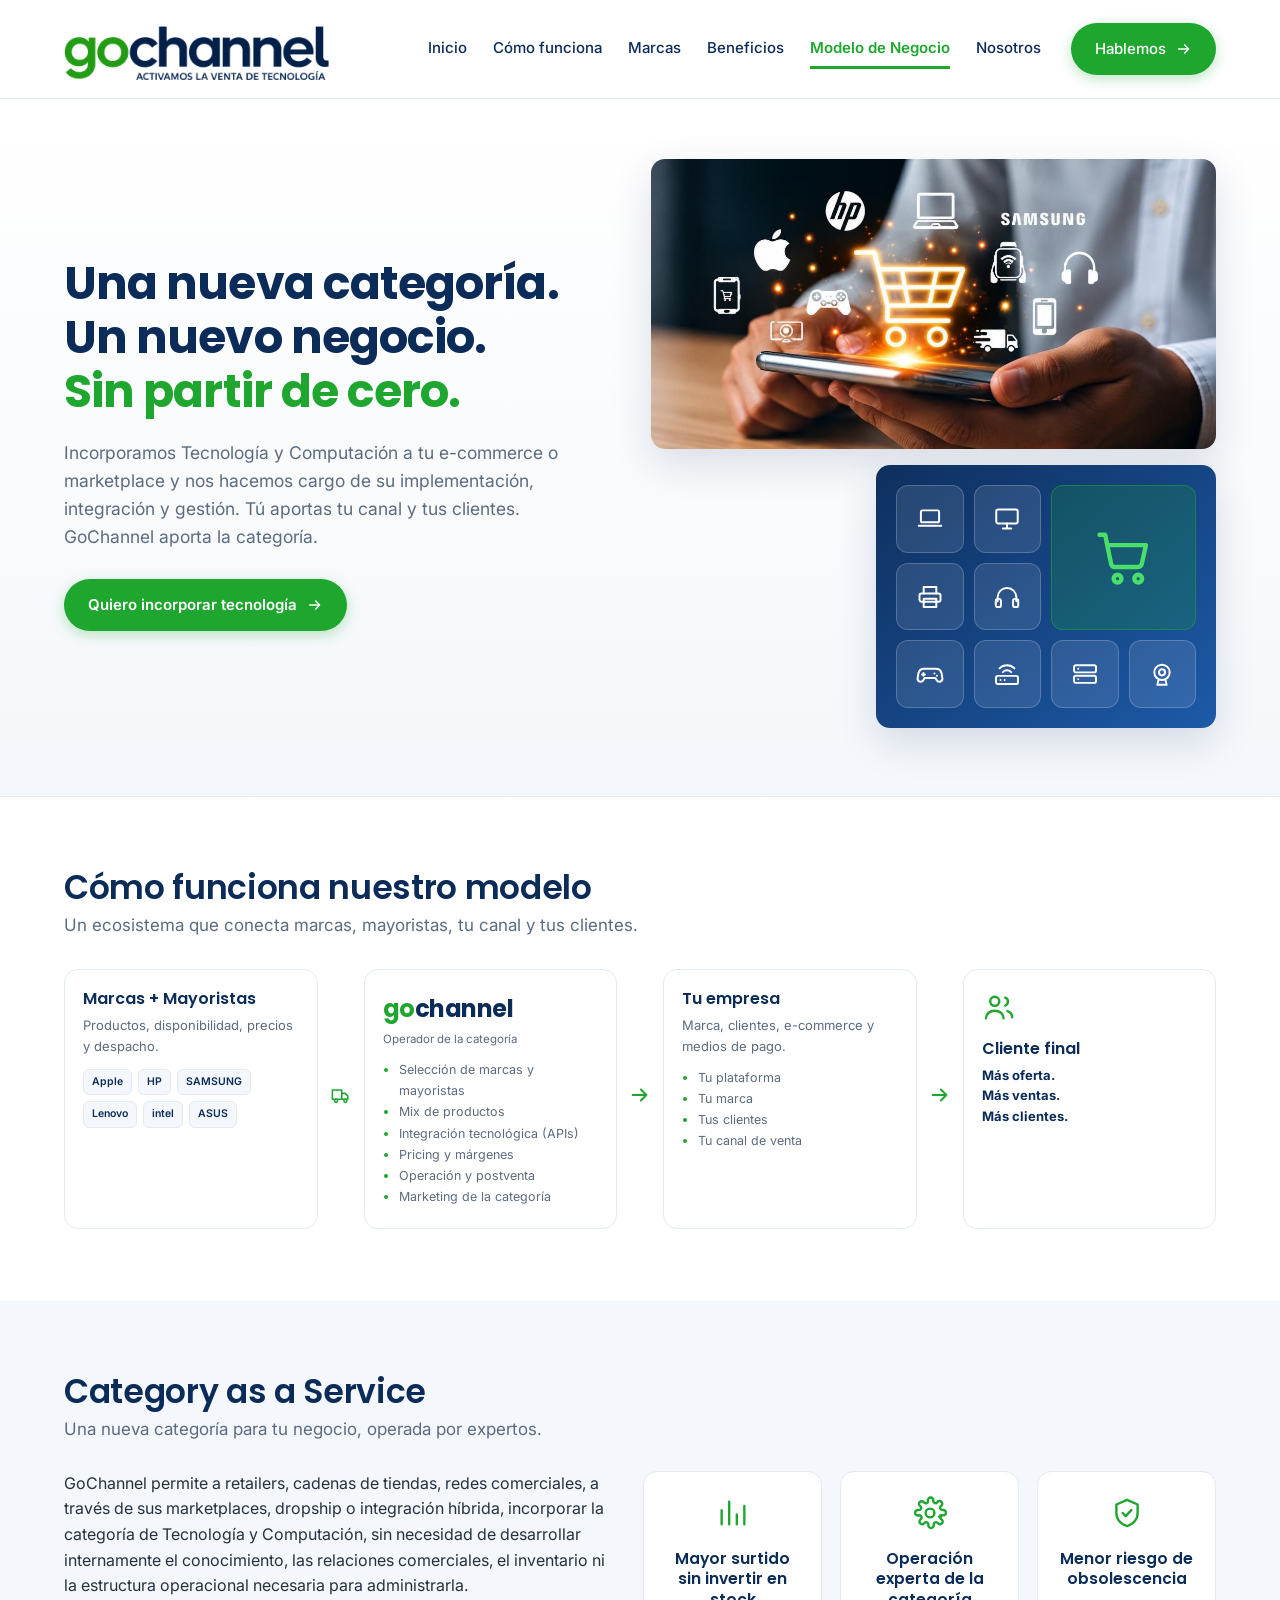
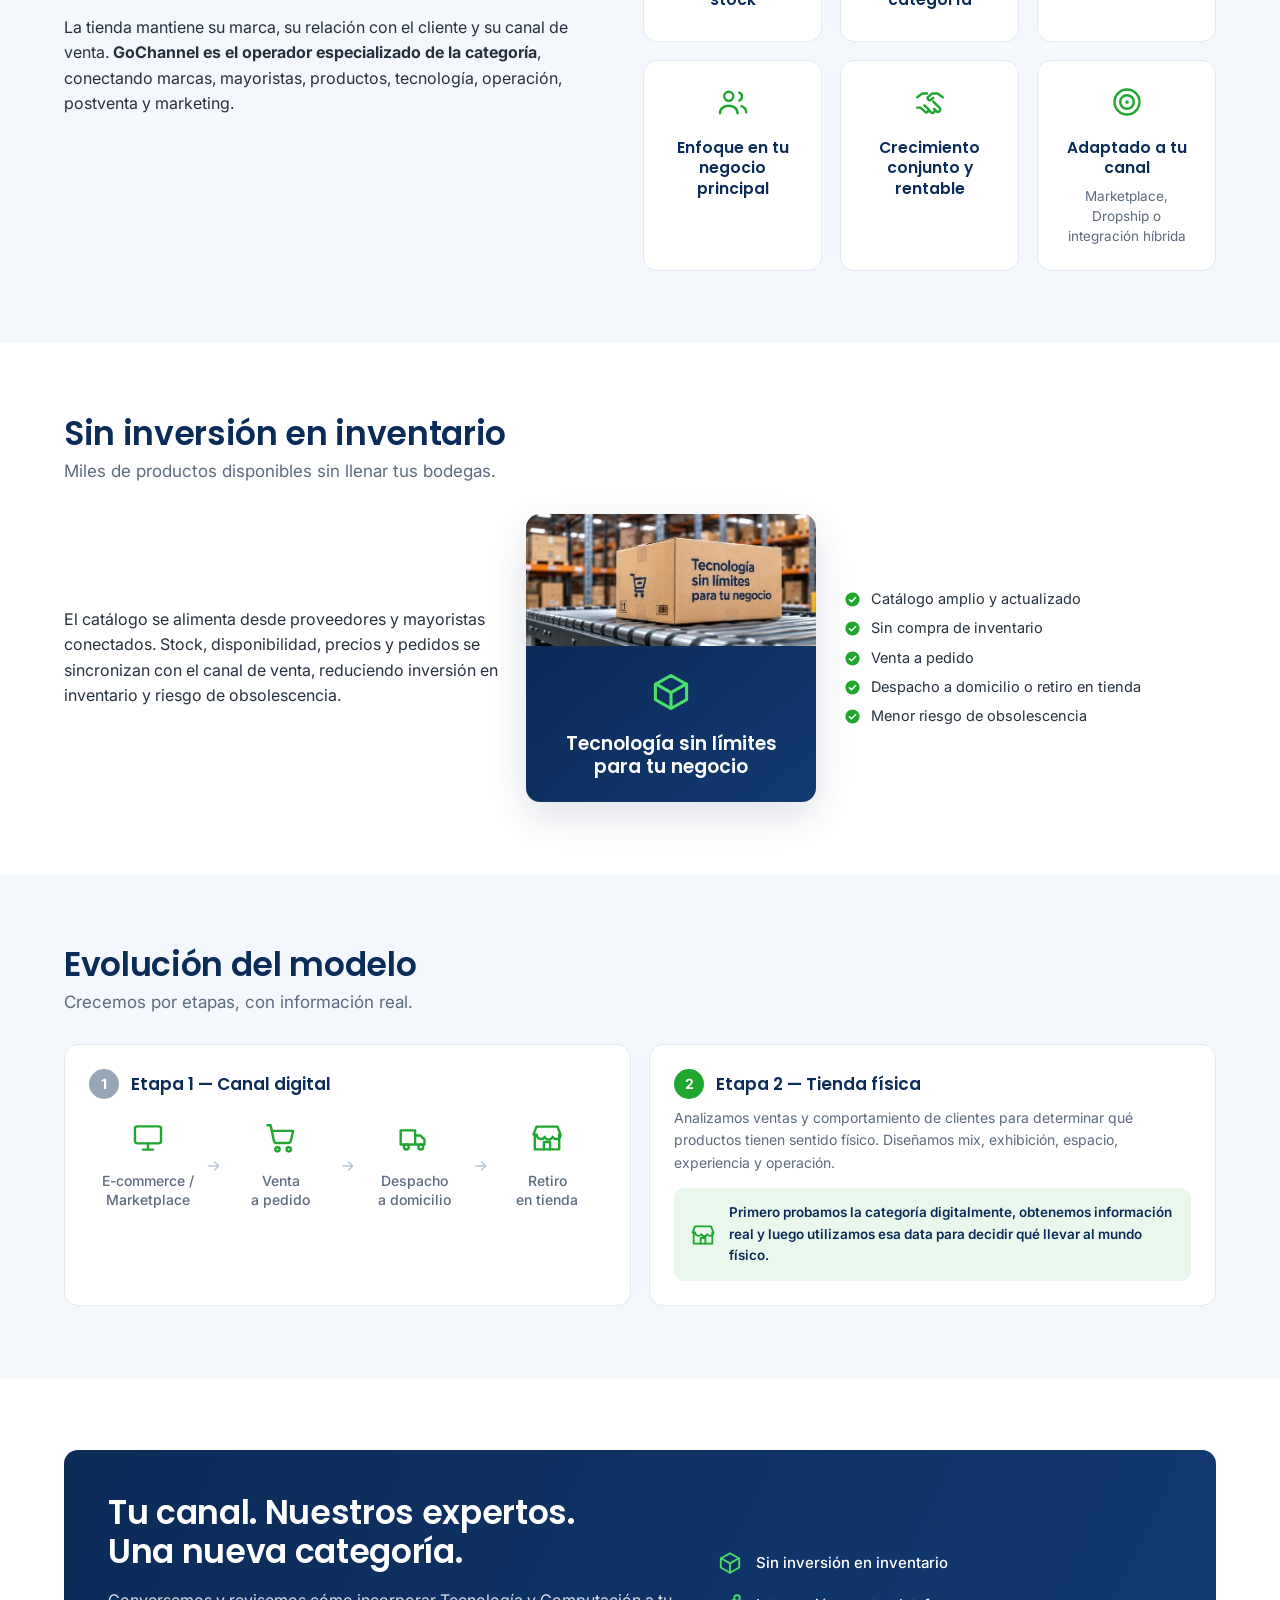
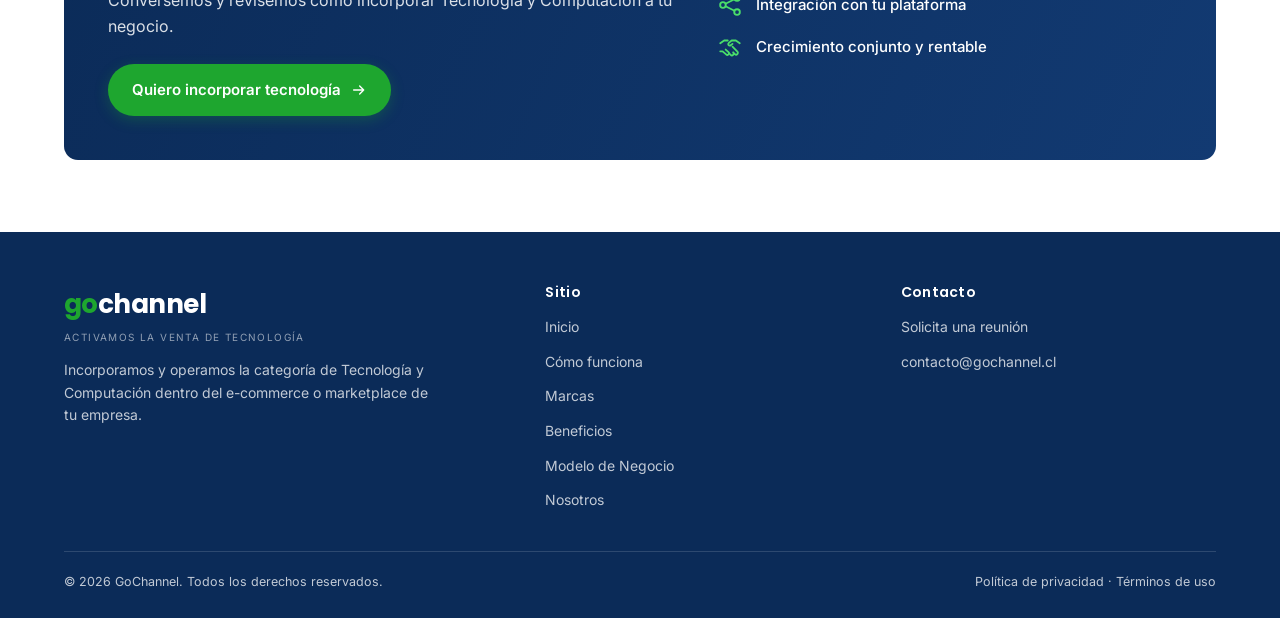
<file: modelo-de-negocio.html>
<!DOCTYPE html>
<html lang="es-CL">
<head>
<meta charset="utf-8">
<meta name="viewport" content="width=device-width, initial-scale=1">
<title>Modelo de Negocio — GoChannel</title>
<meta name="description" content="Category as a Service: GoChannel opera la categoría de Tecnología y Computación mientras tu tienda mantiene su marca, sus clientes y su canal de venta.">
<link rel="canonical" href="https://gochannel.cl/modelo-de-negocio.html">
<meta property="og:type" content="website">
<meta property="og:site_name" content="GoChannel">
<meta property="og:locale" content="es_CL">
<meta property="og:url" content="https://gochannel.cl/modelo-de-negocio.html">
<meta property="og:title" content="Modelo de Negocio — GoChannel">
<meta property="og:description" content="Category as a Service: GoChannel opera la categoría de Tecnología y Computación mientras tu tienda mantiene su marca, sus clientes y su canal de venta.">
<!--SEO-->
<meta property="og:image" content="https://gochannel.cl/img/og-gochannel.jpg">
<meta property="og:image:width" content="1200">
<meta property="og:image:height" content="630">
<meta property="og:image:alt" content="GoChannel: llevamos la tecnología a tu negocio, sin complicaciones">
<meta name="twitter:card" content="summary_large_image">
<meta name="twitter:title" content="Modelo de Negocio — GoChannel">
<meta name="twitter:description" content="Category as a Service: GoChannel opera la categoría de Tecnología y Computación mientras tu tienda mantiene su marca, sus clientes y su canal de venta.">
<meta name="twitter:image" content="https://gochannel.cl/img/og-gochannel.jpg">
<script type="application/ld+json">
{
 "@context": "https://schema.org",
 "@graph": [
  {
   "@type": "WebPage",
   "@id": "https://gochannel.cl/modelo-de-negocio.html#pagina",
   "url": "https://gochannel.cl/modelo-de-negocio.html",
   "name": "Modelo de Negocio — GoChannel",
   "description": "Category as a Service: GoChannel opera la categoría de Tecnología y Computación mientras tu tienda mantiene su marca, sus clientes y su canal de venta.",
   "inLanguage": "es-CL",
   "isPartOf": {
    "@id": "https://gochannel.cl/#sitio"
   },
   "about": {
    "@id": "https://gochannel.cl/#organizacion"
   },
   "primaryImageOfPage": "https://gochannel.cl/img/og-gochannel.jpg",
   "mainEntity": {
    "@id": "https://gochannel.cl/#servicio"
   },
   "breadcrumb": {
    "@type": "BreadcrumbList",
    "itemListElement": [
     {
      "@type": "ListItem",
      "position": 1,
      "name": "Inicio",
      "item": "https://gochannel.cl/"
     },
     {
      "@type": "ListItem",
      "position": 2,
      "name": "Modelo de Negocio",
      "item": "https://gochannel.cl/modelo-de-negocio.html"
     }
    ]
   }
  }
 ]
}
</script>
<!--/SEO-->
<link rel="preconnect" href="https://fonts.googleapis.com">
<link rel="preconnect" href="https://fonts.gstatic.com" crossorigin>
<link href="https://fonts.googleapis.com/css2?family=Inter:wght@400;500;600;700&family=Poppins:wght@600;700&display=swap" rel="stylesheet">
<link rel="stylesheet" href="css/estilos.css">
<link rel="icon" href="img/favicon.ico" sizes="any">
<link rel="icon" type="image/png" href="img/favicon.png">
<link rel="apple-touch-icon" href="img/apple-touch-icon.png">
</head>
<body>
<!--SPRITE-->
<svg xmlns="http://www.w3.org/2000/svg" style="display:none" aria-hidden="true" focusable="false"><defs><g id="_s" fill="none" stroke="currentColor" stroke-width="1.7" stroke-linecap="round" stroke-linejoin="round"></g></defs>
<symbol id="i-check" viewBox="0 0 24 24"><circle cx="12" cy="12" r="10" fill="currentColor"/><path d="M7.6 12.3l3 3 5.8-6" fill="none" stroke="#fff" stroke-width="2.1" stroke-linecap="round" stroke-linejoin="round"/></symbol>
<symbol id="i-flecha" viewBox="0 0 24 24" fill="none" stroke="currentColor" stroke-width="2.1" stroke-linecap="round" stroke-linejoin="round"><path d="M4 12h15M13 6l6 6-6 6"/></symbol>
<symbol id="i-play" viewBox="0 0 24 24"><circle cx="12" cy="12" r="10" fill="currentColor"/><path d="M10 8.4l6 3.6-6 3.6z" fill="#fff"/></symbol>
<symbol id="i-carro" viewBox="0 0 24 24" fill="none" stroke="currentColor" stroke-width="1.7" stroke-linecap="round" stroke-linejoin="round"><path d="M2.5 3h2.2l2.3 11.2a1.6 1.6 0 0 0 1.6 1.3h8.7a1.6 1.6 0 0 0 1.6-1.3L20.5 7H6.2"/><circle cx="9.5" cy="20" r="1.5"/><circle cx="17.5" cy="20" r="1.5"/></symbol>
<symbol id="i-grafico" viewBox="0 0 24 24" fill="none" stroke="currentColor" stroke-width="1.7" stroke-linecap="round" stroke-linejoin="round"><path d="M4 20V10M9.3 20V4M14.7 20v-7M20 20V7"/></symbol>
<symbol id="i-personas" viewBox="0 0 24 24" fill="none" stroke="currentColor" stroke-width="1.7" stroke-linecap="round" stroke-linejoin="round"><circle cx="9" cy="8" r="3.2"/><path d="M2.8 20c0-3.3 2.8-5.4 6.2-5.4s6.2 2.1 6.2 5.4"/><path d="M16.4 5.4a3 3 0 0 1 0 5.6M18 14.9c2 .7 3.3 2.3 3.3 4.4"/></symbol>
<symbol id="i-tienda" viewBox="0 0 24 24" fill="none" stroke="currentColor" stroke-width="1.7" stroke-linecap="round" stroke-linejoin="round"><path d="M3.4 9.6V20h17.2V9.6"/><path d="M2.4 9.6 4.6 4h14.8l2.2 5.6a3 3 0 0 1-5.6 1.6 3 3 0 0 1-5.6 0 3 3 0 0 1-5.6-1.6Z"/><path d="M9.8 20v-5.2h4.4V20"/></symbol>
<symbol id="i-estrella" viewBox="0 0 24 24" fill="none" stroke="currentColor" stroke-width="1.7" stroke-linecap="round" stroke-linejoin="round"><path d="m12 3.2 2.7 5.5 6.1.9-4.4 4.3 1 6.1-5.4-2.9-5.4 2.9 1-6.1L3.2 9.6l6.1-.9z"/></symbol>
<symbol id="i-caja" viewBox="0 0 24 24" fill="none" stroke="currentColor" stroke-width="1.7" stroke-linecap="round" stroke-linejoin="round"><path d="M20.5 7.8v8.4L12 21l-8.5-4.8V7.8L12 3z"/><path d="m3.7 7.6 8.3 4.7 8.3-4.7M12 21v-8.7"/></symbol>
<symbol id="i-escudo" viewBox="0 0 24 24" fill="none" stroke="currentColor" stroke-width="1.7" stroke-linecap="round" stroke-linejoin="round"><path d="M12 2.8 4.5 6v6c0 4.5 3.1 7.9 7.5 9.2 4.4-1.3 7.5-4.7 7.5-9.2V6z"/><path d="m8.9 12 2.2 2.2 4-4.3"/></symbol>
<symbol id="i-reloj" viewBox="0 0 24 24" fill="none" stroke="currentColor" stroke-width="1.7" stroke-linecap="round" stroke-linejoin="round"><circle cx="12" cy="12" r="9"/><path d="M12 6.8V12l3.4 2"/></symbol>
<symbol id="i-megafono" viewBox="0 0 24 24" fill="none" stroke="currentColor" stroke-width="1.7" stroke-linecap="round" stroke-linejoin="round"><path d="M3 10.3v3.4a1.6 1.6 0 0 0 1.6 1.6h2.2L14.4 20V4L6.8 8.7H4.6A1.6 1.6 0 0 0 3 10.3Z"/><path d="M18 9.2a4 4 0 0 1 0 5.6M6.8 15.3V20h2.6"/></symbol>
<symbol id="i-pulgar" viewBox="0 0 24 24" fill="none" stroke="currentColor" stroke-width="1.7" stroke-linecap="round" stroke-linejoin="round"><path d="M7 10.6h2.3l2.6-6a2.3 2.3 0 0 1 3 2.9L14 10.6h4.6a2 2 0 0 1 2 2.4l-1.2 5.6a2 2 0 0 1-2 1.6H7"/><rect x="3" y="10.6" width="4" height="9.6" rx="1.1"/></symbol>
<symbol id="i-engranaje" viewBox="0 0 24 24" fill="none" stroke="currentColor" stroke-width="1.7" stroke-linecap="round" stroke-linejoin="round"><circle cx="12" cy="12" r="3.1"/><path d="M19.6 14.6a1.5 1.5 0 0 0 .3 1.7l.1.1a1.9 1.9 0 1 1-2.6 2.6l-.1-.1a1.6 1.6 0 0 0-2.7 1.1v.2a1.9 1.9 0 1 1-3.7 0V20a1.6 1.6 0 0 0-2.7-1.1l-.1.1a1.9 1.9 0 1 1-2.6-2.6l.1-.1a1.6 1.6 0 0 0-1.1-2.7H4A1.9 1.9 0 1 1 4 10h.2a1.6 1.6 0 0 0 1.1-2.7l-.1-.1a1.9 1.9 0 1 1 2.6-2.6l.1.1a1.6 1.6 0 0 0 2.7-1.1V3.4a1.9 1.9 0 1 1 3.7 0v.1a1.6 1.6 0 0 0 2.7 1.1l.1-.1a1.9 1.9 0 1 1 2.6 2.6l-.1.1a1.6 1.6 0 0 0 1.1 2.7h.2a1.9 1.9 0 1 1 0 3.7H20a1.6 1.6 0 0 0-1.5 1z"/></symbol>
<symbol id="i-soporte" viewBox="0 0 24 24" fill="none" stroke="currentColor" stroke-width="1.7" stroke-linecap="round" stroke-linejoin="round"><path d="M4 16.4v-4a8 8 0 0 1 16 0v4"/><path d="M20 17.4a2.6 2.6 0 0 1-2.6 2.6h-1.6M4 13.8h1.6a1.6 1.6 0 0 1 1.6 1.6v2.4A1.6 1.6 0 0 1 5.6 19.4H4a1.6 1.6 0 0 1-1.6-1.6v-2.4A1.6 1.6 0 0 1 4 13.8Zm14.4 0H20a1.6 1.6 0 0 1 1.6 1.6v2.4a1.6 1.6 0 0 1-1.6 1.6h-1.6a1.6 1.6 0 0 1-1.6-1.6v-2.4a1.6 1.6 0 0 1 1.6-1.6Z"/></symbol>
<symbol id="i-api" viewBox="0 0 24 24" fill="none" stroke="currentColor" stroke-width="1.7" stroke-linecap="round" stroke-linejoin="round"><circle cx="18.5" cy="5.5" r="2.6"/><circle cx="5.5" cy="12" r="2.6"/><circle cx="18.5" cy="18.5" r="2.6"/><path d="m7.9 10.8 8.2-4.1m0 10.6-8.2-4.1"/></symbol>
<symbol id="i-grilla" viewBox="0 0 24 24" fill="none" stroke="currentColor" stroke-width="1.7" stroke-linecap="round" stroke-linejoin="round"><rect x="3.2" y="3.2" width="7.4" height="7.4" rx="1.4"/><rect x="13.4" y="3.2" width="7.4" height="7.4" rx="1.4"/><rect x="3.2" y="13.4" width="7.4" height="7.4" rx="1.4"/><rect x="13.4" y="13.4" width="7.4" height="7.4" rx="1.4"/></symbol>
<symbol id="i-diana" viewBox="0 0 24 24" fill="none" stroke="currentColor" stroke-width="1.7" stroke-linecap="round" stroke-linejoin="round"><circle cx="12" cy="12" r="8.8"/><circle cx="12" cy="12" r="4.8"/><circle cx="12" cy="12" r="1.3" fill="currentColor" stroke="none"/></symbol>
<symbol id="i-acuerdo" viewBox="0 0 24 24" fill="none" stroke="currentColor" stroke-width="1.7" stroke-linecap="round" stroke-linejoin="round"><path d="m11 17.6 1.6 1.6a1.6 1.6 0 0 0 2.3-2.3M14.9 16.9l1.6 1.6a1.6 1.6 0 0 0 2.3-2.3l-4.5-4.5"/><path d="M21 8.6 17.4 6h-3.9l-2.6 2.2a1.4 1.4 0 0 0 1.8 2.2l1.6-1.3"/><path d="M3 8.6 6.6 6h3.3M3 16h2.2l3.2 2.8a1.5 1.5 0 0 0 2.2-2.1L8 14.4"/></symbol>
<symbol id="i-alcancia" viewBox="0 0 24 24" fill="none" stroke="currentColor" stroke-width="1.7" stroke-linecap="round" stroke-linejoin="round"><path d="M17.6 9.4A6.9 6.9 0 0 0 12.6 7.4H9.4A6.4 6.4 0 0 0 3 13.8c0 2.1 1 3.9 2.6 5.1V21h3v-1.4h4.8V21h3v-2.1a6.6 6.6 0 0 0 2.2-2.9H21v-4h-1.4a6.6 6.6 0 0 0-2-2.6Z"/><path d="M9.4 7.4A3.2 3.2 0 0 1 14 4.6M15.4 12.4h.01"/></symbol>
<symbol id="i-diamante" viewBox="0 0 24 24" fill="none" stroke="currentColor" stroke-width="1.7" stroke-linecap="round" stroke-linejoin="round"><path d="M6.4 3.6h11.2L21.4 9 12 20.6 2.6 9z"/><path d="M2.6 9h18.8M9 3.6 7.2 9l4.8 11.6M15 3.6 16.8 9 12 20.6"/></symbol>
<symbol id="i-globo" viewBox="0 0 24 24" fill="none" stroke="currentColor" stroke-width="1.7" stroke-linecap="round" stroke-linejoin="round"><circle cx="12" cy="12" r="9"/><path d="M3.2 12h17.6M12 3a14 14 0 0 1 0 18 14 14 0 0 1 0-18Z"/></symbol>
<symbol id="i-lupa" viewBox="0 0 24 24" fill="none" stroke="currentColor" stroke-width="1.9" stroke-linecap="round" stroke-linejoin="round"><circle cx="10.8" cy="10.8" r="6.8"/><path d="m20 20-4.4-4.4"/></symbol>
<symbol id="i-menu" viewBox="0 0 24 24" fill="none" stroke="currentColor" stroke-width="2" stroke-linecap="round"><path d="M4 7h16M4 12h16M4 17h16"/></symbol>
<symbol id="i-camion" viewBox="0 0 24 24" fill="none" stroke="currentColor" stroke-width="1.7" stroke-linecap="round" stroke-linejoin="round"><path d="M2.6 6.6h10.2v10H2.6zM12.8 10.2h3.6l3 3v3.4h-6.6z"/><circle cx="6.6" cy="18.4" r="1.7"/><circle cx="16.8" cy="18.4" r="1.7"/></symbol>
<symbol id="i-nube" viewBox="0 0 24 24" fill="none" stroke="currentColor" stroke-width="1.7" stroke-linecap="round" stroke-linejoin="round"><path d="M17.4 18.4H7a4.6 4.6 0 0 1-.5-9.2 6 6 0 0 1 11.5 1.5 4 4 0 0 1-.6 7.7Z"/></symbol>
<symbol id="i-datos" viewBox="0 0 24 24" fill="none" stroke="currentColor" stroke-width="1.7" stroke-linecap="round" stroke-linejoin="round"><ellipse cx="12" cy="5.8" rx="7.6" ry="3"/><path d="M4.4 5.8v12.4c0 1.7 3.4 3 7.6 3s7.6-1.3 7.6-3V5.8"/><path d="M4.4 12c0 1.7 3.4 3 7.6 3s7.6-1.3 7.6-3"/></symbol>
<symbol id="i-etiqueta" viewBox="0 0 24 24" fill="none" stroke="currentColor" stroke-width="1.7" stroke-linecap="round" stroke-linejoin="round"><path d="M20.4 12.4 12.6 20.2a1.8 1.8 0 0 1-2.6 0l-6.4-6.4a1.8 1.8 0 0 1-.5-1.3V4.6a1.6 1.6 0 0 1 1.6-1.6h7.6c.5 0 1 .2 1.3.5l6.8 6.8a1.8 1.8 0 0 1 0 2.1Z"/><circle cx="7.8" cy="7.8" r="1.2" fill="currentColor" stroke="none"/></symbol>
<symbol id="i-red" viewBox="0 0 24 24" fill="none" stroke="currentColor" stroke-width="1.7" stroke-linecap="round" stroke-linejoin="round"><rect x="9" y="2.8" width="6" height="5" rx="1.2"/><rect x="2.6" y="16.2" width="6" height="5" rx="1.2"/><rect x="15.4" y="16.2" width="6" height="5" rx="1.2"/><path d="M12 7.8v4.4M5.6 16.2v-2.2h12.8v2.2M12 12.2v1.8"/></symbol>
<symbol id="i-binoculares" viewBox="0 0 24 24" fill="none" stroke="currentColor" stroke-width="1.7" stroke-linecap="round" stroke-linejoin="round"><path d="M8.4 4h2.2v11H4.8l1.6-9.6A1.6 1.6 0 0 1 8.4 4ZM15.6 4h-2.2v11h5.8l-1.6-9.6A1.6 1.6 0 0 0 15.6 4Z"/><circle cx="7.7" cy="16.8" r="3.4"/><circle cx="16.3" cy="16.8" r="3.4"/><path d="M10.6 8.6h2.8"/></symbol>
<symbol id="i-notebook" viewBox="0 0 24 24" fill="none" stroke="currentColor" stroke-width="1.7" stroke-linecap="round" stroke-linejoin="round"><rect x="4.2" y="4.6" width="15.6" height="10.2" rx="1.4"/><path d="M2.4 17.8h19.2"/></symbol>
<symbol id="i-monitor" viewBox="0 0 24 24" fill="none" stroke="currentColor" stroke-width="1.7" stroke-linecap="round" stroke-linejoin="round"><rect x="2.8" y="3.8" width="18.4" height="12" rx="1.6"/><path d="M8.4 20.2h7.2M12 15.8v4.4"/></symbol>
<symbol id="i-torre" viewBox="0 0 24 24" fill="none" stroke="currentColor" stroke-width="1.7" stroke-linecap="round" stroke-linejoin="round"><rect x="6" y="2.8" width="12" height="18.4" rx="1.6"/><path d="M9 7h6M9 10.4h6M9 14h2.4"/></symbol>
<symbol id="i-impresora" viewBox="0 0 24 24" fill="none" stroke="currentColor" stroke-width="1.7" stroke-linecap="round" stroke-linejoin="round"><path d="M6.6 9V3.4h10.8V9"/><rect x="3" y="9" width="18" height="7" rx="1.6"/><path d="M6.6 13.4h10.8v7.2H6.6z"/></symbol>
<symbol id="i-audio" viewBox="0 0 24 24" fill="none" stroke="currentColor" stroke-width="1.7" stroke-linecap="round" stroke-linejoin="round"><path d="M4 15.6v-3.4a8 8 0 0 1 16 0v3.4"/><rect x="2.4" y="13.6" width="4.4" height="7" rx="1.6"/><rect x="17.2" y="13.6" width="4.4" height="7" rx="1.6"/></symbol>
<symbol id="i-router" viewBox="0 0 24 24" fill="none" stroke="currentColor" stroke-width="1.7" stroke-linecap="round" stroke-linejoin="round"><rect x="2.6" y="13.6" width="18.8" height="7" rx="1.6"/><path d="M6.4 17.2h.01M10 17.2h.01M8.4 10.4a5 5 0 0 1 7.2 0M5.6 7.2a9 9 0 0 1 12.8 0"/></symbol>
<symbol id="i-almacenamiento" viewBox="0 0 24 24" fill="none" stroke="currentColor" stroke-width="1.7" stroke-linecap="round" stroke-linejoin="round"><rect x="2.6" y="4.4" width="18.8" height="6.2" rx="1.6"/><rect x="2.6" y="13.4" width="18.8" height="6.2" rx="1.6"/><path d="M6.2 7.5h.01M6.2 16.5h.01"/></symbol>
<symbol id="i-gaming" viewBox="0 0 24 24" fill="none" stroke="currentColor" stroke-width="1.7" stroke-linecap="round" stroke-linejoin="round"><path d="M7 7.4h10a5 5 0 0 1 4.9 4l.7 4.2a2.6 2.6 0 0 1-4.7 1.9l-1.3-2H7.4l-1.3 2a2.6 2.6 0 0 1-4.7-1.9l.7-4.2a5 5 0 0 1 4.9-4Z"/><path d="M6.4 11.2v2.4M5.2 12.4h2.4M15.8 11.6h.01M18 13.4h.01"/></symbol>
<symbol id="i-accesorios" viewBox="0 0 24 24" fill="none" stroke="currentColor" stroke-width="1.7" stroke-linecap="round" stroke-linejoin="round"><rect x="6.6" y="2.8" width="10.8" height="18.4" rx="5.4"/><path d="M12 6.6v3.6"/></symbol>
<symbol id="i-camara" viewBox="0 0 24 24" fill="none" stroke="currentColor" stroke-width="1.7" stroke-linecap="round" stroke-linejoin="round"><circle cx="12" cy="10.6" r="6.6"/><circle cx="12" cy="10.6" r="2.6"/><path d="M8.8 17.8 8 21.2h8l-.8-3.4"/></symbol>
<symbol id="i-componentes" viewBox="0 0 24 24" fill="none" stroke="currentColor" stroke-width="1.7" stroke-linecap="round" stroke-linejoin="round"><rect x="7.4" y="7.4" width="9.2" height="9.2" rx="1.4"/><path d="M10 4v3.4M14 4v3.4M10 16.6V20M14 16.6V20M4 10h3.4M4 14h3.4M16.6 10H20M16.6 14H20"/></symbol>
<symbol id="i-teclado" viewBox="0 0 24 24" fill="none" stroke="currentColor" stroke-width="1.7" stroke-linecap="round" stroke-linejoin="round"><rect x="2.4" y="6.4" width="19.2" height="11.2" rx="1.8"/><path d="M6 10h.01M9.4 10h.01M12.8 10h.01M16.2 10h.01M18.4 10h.01M6 13.4h.01M8.4 13.4h.01M8.2 16h7.6"/></symbol>
<symbol id="i-codigo" viewBox="0 0 24 24" fill="none" stroke="currentColor" stroke-width="1.9" stroke-linecap="round" stroke-linejoin="round"><path d="m8 7-5 5 5 5M16 7l5 5-5 5M13.6 4.6l-3.2 14.8"/></symbol>
<symbol id="i-visto" viewBox="0 0 24 24" fill="none" stroke="currentColor" stroke-width="2.2" stroke-linecap="round" stroke-linejoin="round"><path d="m4.6 12.6 4.6 4.6L19.4 7"/></symbol>
</svg>
<!--/SPRITE-->

<header class="header">
  <div class="header-in">
    <a class="logo" href="index.html"><img src="img/logo.png" alt="GoChannel — activamos la venta de tecnología" width="265" height="72"></a>
    <button class="hamburguesa" aria-label="Abrir menú" aria-expanded="false"><svg><use href="#i-menu"></use></svg></button>
    <nav class="nav">
      <a href="index.html">Inicio</a>
      <a href="como-funciona.html">Cómo funciona</a>
      <a href="marcas.html">Marcas</a>
      <a href="beneficios.html">Beneficios</a>
      <a href="modelo-de-negocio.html" class="activo">Modelo de Negocio</a>
      <a href="nosotros.html">Nosotros</a>
      <a class="btn btn-verde" href="#contacto">Hablemos <svg><use href="#i-flecha"></use></svg></a>
    </nav>
  </div>
</header>

<main>

  <!-- Hero -->
  <section class="hero">
    <div class="contenedor hero-grid">
      <div>
        <h1>Una nueva categoría.<br>Un nuevo negocio.<br><span class="ac">Sin partir de cero.</span></h1>
        <p class="sub">Incorporamos Tecnología y Computación a tu e-commerce o marketplace y nos hacemos cargo de su implementación, integración y gestión. Tú aportas tu canal y tus clientes. GoChannel aporta la categoría.</p>
        <div class="hero-botones">
          <a class="btn btn-verde" href="#contacto">Quiero incorporar tecnología <svg><use href="#i-flecha"></use></svg></a>
        </div>
      </div>
      <div>
        <img class="foto" src="img/manos-celular.jpg" alt="Manos con un celular del que surgen un carro de compras e íconos de marcas y productos de tecnología" width="1098" height="564">
        <div class="visual-modelo visual-modelo-bajo" aria-hidden="true">
        <div class="chip"><svg><use href="#i-notebook"></use></svg></div>
        <div class="chip"><svg><use href="#i-monitor"></use></svg></div>
        <div class="chip chip-grande"><svg><use href="#i-carro"></use></svg></div>
        <div class="chip"><svg><use href="#i-impresora"></use></svg></div>
        <div class="chip"><svg><use href="#i-audio"></use></svg></div>
        <div class="chip"><svg><use href="#i-gaming"></use></svg></div>
        <div class="chip"><svg><use href="#i-router"></use></svg></div>
        <div class="chip"><svg><use href="#i-almacenamiento"></use></svg></div>
        <div class="chip"><svg><use href="#i-camara"></use></svg></div>
        </div>
      </div>
    </div>
  </section>

  <!-- Flujo del modelo -->
  <section class="seccion">
    <div class="contenedor">
      <h2 style="margin-bottom:4px">Cómo funciona nuestro modelo</h2>
      <p class="sub">Un ecosistema que conecta marcas, mayoristas, tu canal y tus clientes.</p>

      <div class="flujo" style="margin-top:30px">
        <div class="flujo-caja">
          <h3>Marcas + Mayoristas</h3>
          <p>Productos, disponibilidad, precios y despacho.</p>
          <!-- PENDIENTE: reemplazar por los logos autorizados de cada marca. -->
          <div class="flujo-marcas">
            <span>Apple</span><span>HP</span><span>SAMSUNG</span>
            <span>Lenovo</span><span>intel</span><span>ASUS</span>
          </div>
        </div>
        <div class="flujo-flecha"><svg><use href="#i-camion"></use></svg></div>

        <div class="flujo-caja">
          <div class="flujo-logo">go<span>channel</span></div>
          <span class="flujo-mini">Operador de la categoría</span>
          <ul>
            <li>Selección de marcas y mayoristas</li>
            <li>Mix de productos</li>
            <li>Integración tecnológica (APIs)</li>
            <li>Pricing y márgenes</li>
            <li>Operación y postventa</li>
            <li>Marketing de la categoría</li>
          </ul>
        </div>
        <div class="flujo-flecha"><svg><use href="#i-flecha"></use></svg></div>

        <div class="flujo-caja">
          <h3>Tu empresa</h3>
          <p>Marca, clientes, e-commerce y medios de pago.</p>
          <ul>
            <li>Tu plataforma</li>
            <li>Tu marca</li>
            <li>Tus clientes</li>
            <li>Tu canal de venta</li>
          </ul>
        </div>
        <div class="flujo-flecha"><svg><use href="#i-flecha"></use></svg></div>

        <div class="flujo-caja">
          <svg class="ico ico-g" style="margin-bottom:8px"><use href="#i-personas"></use></svg>
          <h3>Cliente final</h3>
          <p style="margin:0"><strong style="color:var(--navy)">Más oferta.<br>Más ventas.<br>Más clientes.</strong></p>
        </div>
      </div>
    </div>
  </section>

  <!-- Category as a Service -->
  <section class="seccion seccion-sup">
    <div class="contenedor">
      <h2 style="margin-bottom:4px">Category as a Service</h2>
      <p class="sub">Una nueva categoría para tu negocio, operada por expertos.</p>

      <div class="caas" style="margin-top:28px">
        <div>
          <p>GoChannel permite a retailers, cadenas de tiendas, redes comerciales, a través de sus marketplaces, dropship o integración híbrida, incorporar la categoría de Tecnología y Computación, sin necesidad de desarrollar internamente el conocimiento, las relaciones comerciales, el inventario ni la estructura operacional necesaria para administrarla.</p>
          <p>La tienda mantiene su marca, su relación con el cliente y su canal de venta. <strong>GoChannel es el operador especializado de la categoría</strong>, conectando marcas, mayoristas, productos, tecnología, operación, postventa y marketing.</p>
        </div>
        <div class="rejilla col-3">
          <div class="tarjeta"><svg class="ico ico-g"><use href="#i-grafico"></use></svg><h3>Mayor surtido sin invertir en stock</h3></div>
          <div class="tarjeta"><svg class="ico ico-g"><use href="#i-engranaje"></use></svg><h3>Operación experta de la categoría</h3></div>
          <div class="tarjeta"><svg class="ico ico-g"><use href="#i-escudo"></use></svg><h3>Menor riesgo de obsolescencia</h3></div>
          <div class="tarjeta"><svg class="ico ico-g"><use href="#i-personas"></use></svg><h3>Enfoque en tu negocio principal</h3></div>
          <div class="tarjeta"><svg class="ico ico-g"><use href="#i-acuerdo"></use></svg><h3>Crecimiento conjunto y rentable</h3></div>
          <div class="tarjeta"><svg class="ico ico-g"><use href="#i-diana"></use></svg><h3>Adaptado a tu canal</h3><p>Marketplace, Dropship o integración híbrida</p></div>
        </div>
      </div>
    </div>
  </section>

  <!-- Sin inversión en inventario -->
  <section class="seccion">
    <div class="contenedor">
      <h2 style="margin-bottom:4px">Sin inversión en inventario</h2>
      <p class="sub">Miles de productos disponibles sin llenar tus bodegas.</p>

      <div class="inv" style="margin-top:28px">
        <p style="margin:0">El catálogo se alimenta desde proveedores y mayoristas conectados. Stock, disponibilidad, precios y pedidos se sincronizan con el canal de venta, reduciendo inversión en inventario y riesgo de obsolescencia.</p>

        <div class="tarjeta-foto">
          <img src="img/caja-bodega.jpg" alt="Caja con el texto Tecnología sin límites para tu negocio sobre una cinta transportadora en una bodega" width="673" height="307" loading="lazy">
          <div class="caja-navy" style="text-align:center;padding:24px 22px">
            <svg class="ico ico-g" style="color:#4ade6a;width:44px;height:44px;margin:0 auto 12px"><use href="#i-caja"></use></svg>
            <h3 style="margin:0">Tecnología sin límites para tu negocio</h3>
          </div>
        </div>

        <ul class="checks">
          <li><svg><use href="#i-check"></use></svg> Catálogo amplio y actualizado</li>
          <li><svg><use href="#i-check"></use></svg> Sin compra de inventario</li>
          <li><svg><use href="#i-check"></use></svg> Venta a pedido</li>
          <li><svg><use href="#i-check"></use></svg> Despacho a domicilio o retiro en tienda</li>
          <li><svg><use href="#i-check"></use></svg> Menor riesgo de obsolescencia</li>
        </ul>
      </div>
    </div>
  </section>

  <!-- Evolución del modelo -->
  <section class="seccion seccion-sup">
    <div class="contenedor">
      <h2 style="margin-bottom:4px">Evolución del modelo</h2>
      <p class="sub">Crecemos por etapas, con información real.</p>

      <div class="rejilla col-2" style="margin-top:28px">
        <div class="etapa">
          <div class="etapa-cab">
            <div class="etapa-num gris">1</div>
            <h3>Etapa 1 — Canal digital</h3>
          </div>
          <div class="proceso" style="margin-top:22px">
            <div class="paso">
              <svg class="ico ico-g"><use href="#i-monitor"></use></svg>
              <p>E-commerce /<br>Marketplace</p>
            </div>
            <div class="flecha"><svg><use href="#i-flecha"></use></svg></div>
            <div class="paso">
              <svg class="ico ico-g"><use href="#i-carro"></use></svg>
              <p>Venta<br>a pedido</p>
            </div>
            <div class="flecha"><svg><use href="#i-flecha"></use></svg></div>
            <div class="paso">
              <svg class="ico ico-g"><use href="#i-camion"></use></svg>
              <p>Despacho<br>a domicilio</p>
            </div>
            <div class="flecha"><svg><use href="#i-flecha"></use></svg></div>
            <div class="paso">
              <svg class="ico ico-g"><use href="#i-tienda"></use></svg>
              <p>Retiro<br>en tienda</p>
            </div>
          </div>
        </div>

        <div class="etapa">
          <div class="etapa-cab">
            <div class="etapa-num verde">2</div>
            <h3>Etapa 2 — Tienda física</h3>
          </div>
          <p>Analizamos ventas y comportamiento de clientes para determinar qué productos tienen sentido físico. Diseñamos mix, exhibición, espacio, experiencia y operación.</p>
          <div class="nota-verde">
            <svg><use href="#i-tienda"></use></svg>
            <span>Primero probamos la categoría digitalmente, obtenemos información real y luego utilizamos esa data para decidir qué llevar al mundo físico.</span>
          </div>
        </div>
      </div>
    </div>
  </section>

  <!-- Cierre -->
  <section class="seccion">
    <div class="contenedor">
      <div class="banner">
        <div>
          <h2>Tu canal. Nuestros expertos.<br>Una nueva categoría.</h2>
          <p>Conversemos y revisemos cómo incorporar Tecnología y Computación a tu negocio.</p>
          <a class="btn btn-verde" href="#contacto">Quiero incorporar tecnología <svg><use href="#i-flecha"></use></svg></a>
        </div>
        <ul class="banner-lista">
          <li><svg><use href="#i-caja"></use></svg> Sin inversión en inventario</li>
          <li><svg><use href="#i-api"></use></svg> Integración con tu plataforma</li>
          <li><svg><use href="#i-acuerdo"></use></svg> Crecimiento conjunto y rentable</li>
        </ul>
      </div>
    </div>
  </section>

</main>

<footer class="footer">
  <div class="contenedor">
    <div class="footer-grid">
      <div>
        <div class="footer-logo">go<span>channel</span></div>
        <div class="footer-tag">Activamos la venta de tecnología</div>
        <p style="margin-top:14px">Incorporamos y operamos la categoría de Tecnología y Computación dentro del e-commerce o marketplace de tu empresa.</p>
      </div>
      <div>
        <h4>Sitio</h4>
        <ul>
          <li><a href="index.html">Inicio</a></li>
          <li><a href="como-funciona.html">Cómo funciona</a></li>
          <li><a href="marcas.html">Marcas</a></li>
          <li><a href="beneficios.html">Beneficios</a></li>
          <li><a href="modelo-de-negocio.html">Modelo de Negocio</a></li>
          <li><a href="nosotros.html">Nosotros</a></li>
        </ul>
      </div>
      <div>
        <h4>Contacto</h4>
        <ul>
          <li><a href="#contacto">Solicita una reunión</a></li>
          <li><a href="mailto:contacto@gochannel.cl">contacto@gochannel.cl</a></li>
        </ul>
      </div>
    </div>
    <div class="footer-bajo">
      <span>© 2026 GoChannel. Todos los derechos reservados.</span>
      <span>Política de privacidad · Términos de uso</span>
    </div>
  </div>
</footer>

<!-- Modal de contacto -->
<div class="modal" id="modal-contacto" role="dialog" aria-modal="true" aria-labelledby="modal-titulo">
  <div class="modal-caja">
    <button class="modal-cerrar" data-cerrar aria-label="Cerrar">&times;</button>
    <h2 id="modal-titulo">Hablemos</h2>
    <p class="sub" style="font-size:15px">Cuéntanos de tu negocio y te contactamos para revisar cómo incorporar la categoría de tecnología.</p>
    <form action="https://formspree.io/f/xeaowwnp" method="POST">
      <input type="hidden" name="_subject" value="Nuevo contacto desde gochannel.cl">
      <input type="text" name="_gotcha" tabindex="-1" autocomplete="off" style="display:none" aria-hidden="true">
      <div class="campo"><label for="c-nombre">Nombre</label><input id="c-nombre" name="nombre" required></div>
      <div class="campo"><label for="c-empresa">Empresa</label><input id="c-empresa" name="empresa" required></div>
      <div class="campo"><label for="c-correo">Correo</label><input id="c-correo" name="correo" type="email" required></div>
      <div class="campo"><label for="c-fono">Teléfono (opcional)</label><input id="c-fono" name="telefono" type="tel"></div>
      <div class="campo">
        <label for="c-canal">Canal de venta</label>
        <select id="c-canal" name="canal">
          <option>E-commerce propio</option>
          <option>Marketplace</option>
          <option>Tienda física</option>
          <option>Aún por definir</option>
        </select>
      </div>
      <div class="campo"><label for="c-mensaje">Mensaje</label><textarea id="c-mensaje" name="mensaje"></textarea></div>
      <button class="btn btn-verde" type="submit">Enviar solicitud <svg><use href="#i-flecha"></use></svg></button>
    </form>
    <div class="modal-ok">Gracias. Recibimos tu solicitud y te contactaremos a la brevedad.</div>
  </div>
</div>

<script src="js/sitio.js"></script>
</body>
</html>
</file>
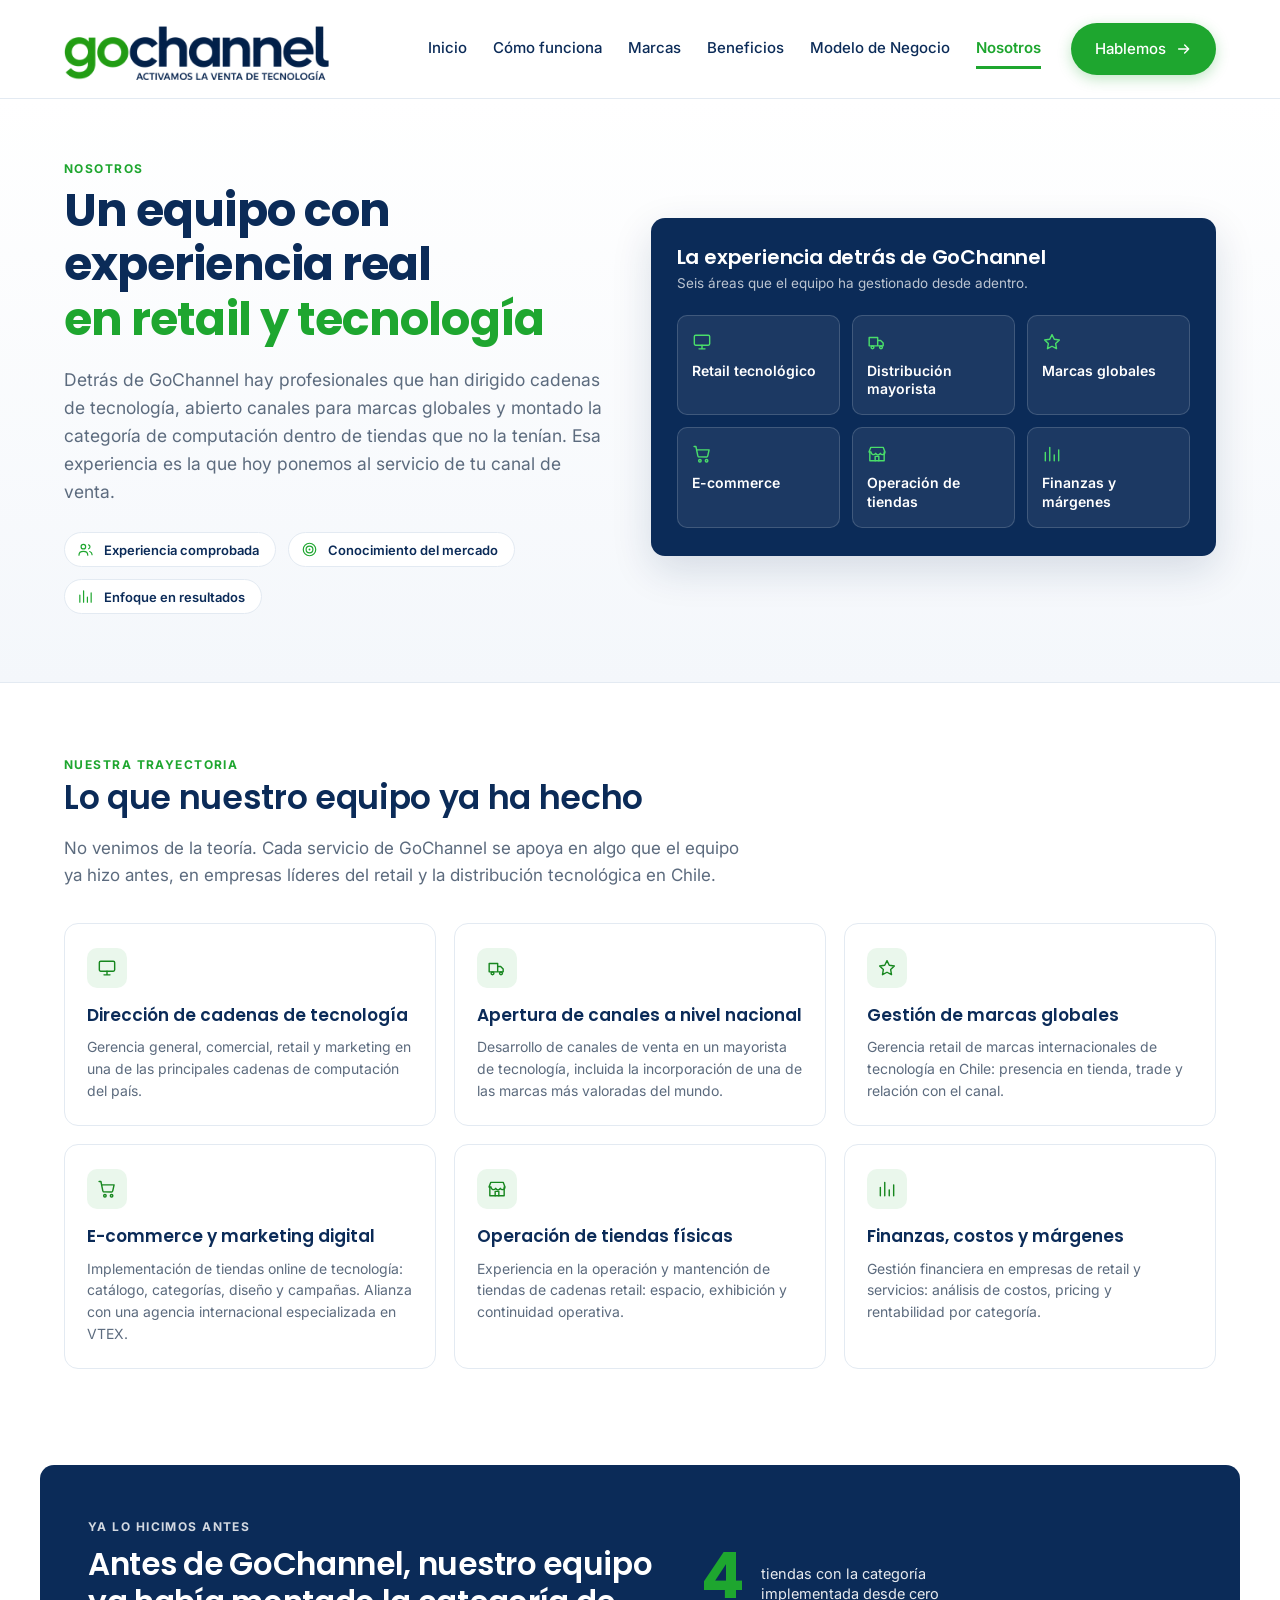
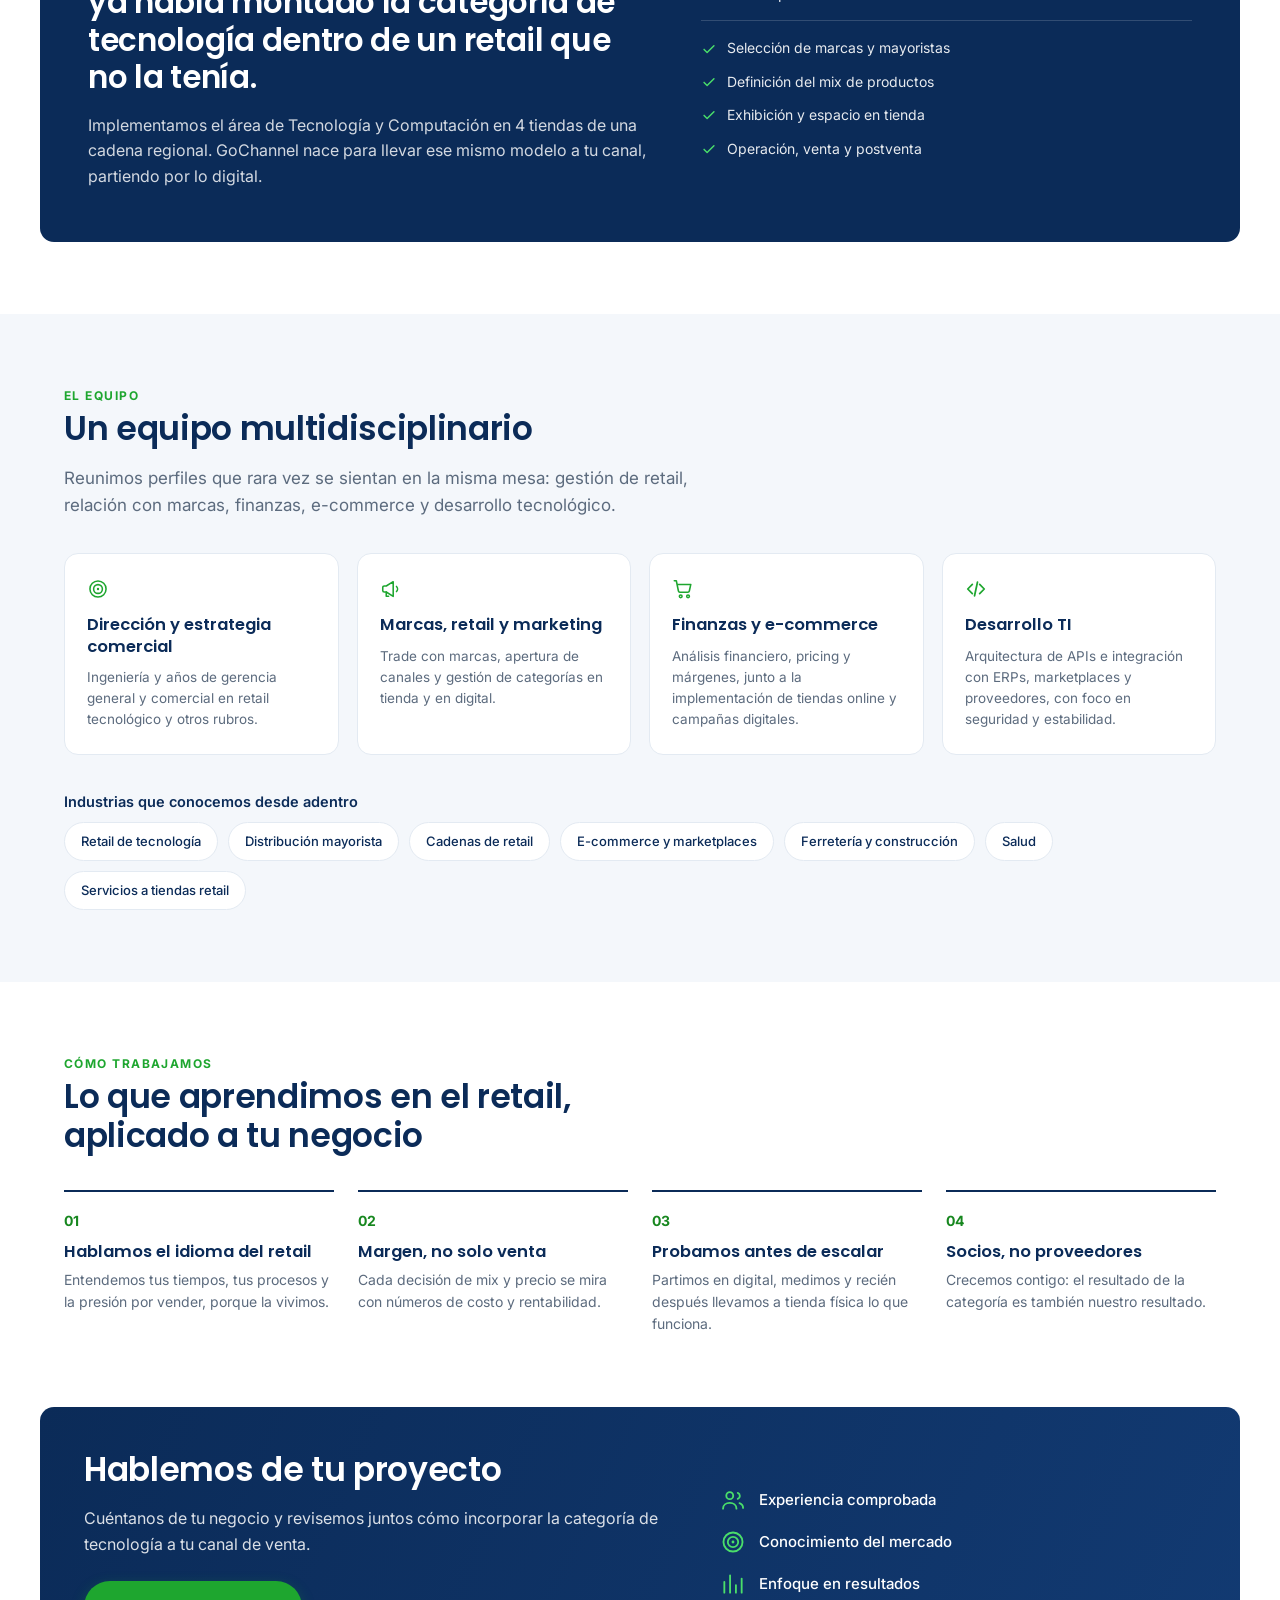
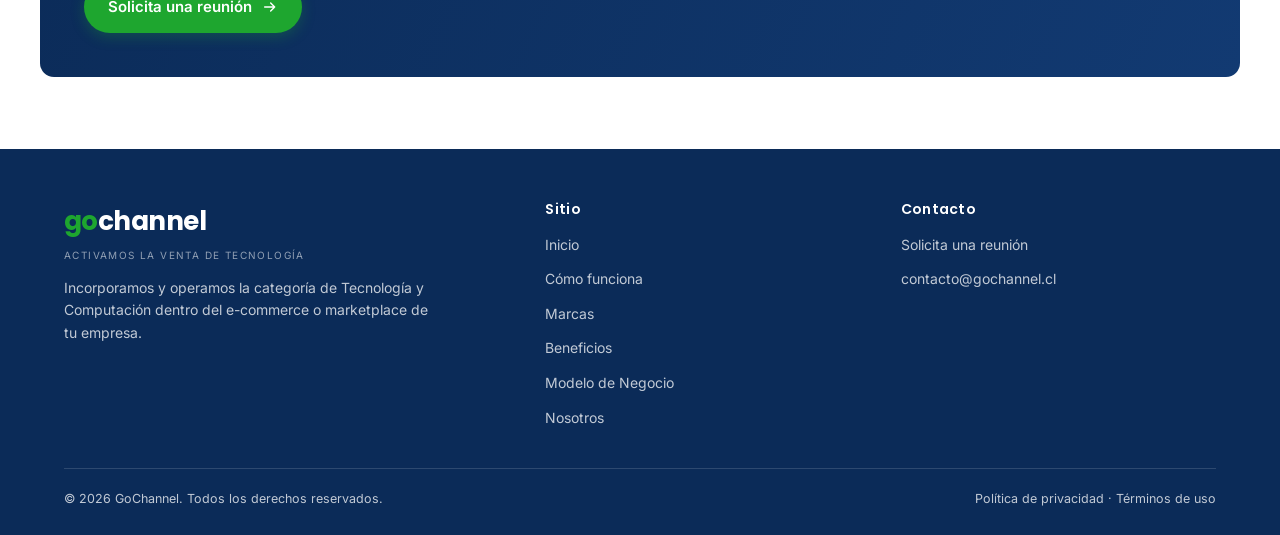
<file: nosotros.html>
<!DOCTYPE html>
<html lang="es-CL">
<head>
<meta charset="utf-8">
<meta name="viewport" content="width=device-width, initial-scale=1">
<title>Nosotros — GoChannel</title>
<meta name="description" content="Un equipo con experiencia real en retail y tecnología: dirección de cadenas de computación, apertura de canales para marcas globales, e-commerce, operación de tiendas y finanzas.">
<link rel="canonical" href="https://gochannel.cl/nosotros.html">
<meta property="og:type" content="website">
<meta property="og:site_name" content="GoChannel">
<meta property="og:locale" content="es_CL">
<meta property="og:url" content="https://gochannel.cl/nosotros.html">
<meta property="og:title" content="Nosotros — GoChannel">
<meta property="og:description" content="Un equipo con experiencia real en retail y tecnología: dirección de cadenas de computación, apertura de canales para marcas globales, e-commerce, operación de tiendas y finanzas.">
<!--SEO-->
<meta property="og:image" content="https://gochannel.cl/img/og-gochannel.jpg">
<meta property="og:image:width" content="1200">
<meta property="og:image:height" content="630">
<meta property="og:image:alt" content="GoChannel: llevamos la tecnología a tu negocio, sin complicaciones">
<meta name="twitter:card" content="summary_large_image">
<meta name="twitter:title" content="Nosotros — GoChannel">
<meta name="twitter:description" content="Un equipo con experiencia real en retail y tecnología: dirección de cadenas de computación, apertura de canales para marcas globales, e-commerce, operación de tiendas y finanzas.">
<meta name="twitter:image" content="https://gochannel.cl/img/og-gochannel.jpg">
<script type="application/ld+json">
{
 "@context": "https://schema.org",
 "@graph": [
  {
   "@type": "WebPage",
   "@id": "https://gochannel.cl/nosotros.html#pagina",
   "url": "https://gochannel.cl/nosotros.html",
   "name": "Nosotros — GoChannel",
   "description": "Un equipo con experiencia real en retail y tecnología: dirección de cadenas de computación, apertura de canales para marcas globales, e-commerce, operación de tiendas y finanzas.",
   "inLanguage": "es-CL",
   "isPartOf": {
    "@id": "https://gochannel.cl/#sitio"
   },
   "about": {
    "@id": "https://gochannel.cl/#organizacion"
   },
   "primaryImageOfPage": "https://gochannel.cl/img/og-gochannel.jpg",
   "breadcrumb": {
    "@type": "BreadcrumbList",
    "itemListElement": [
     {
      "@type": "ListItem",
      "position": 1,
      "name": "Inicio",
      "item": "https://gochannel.cl/"
     },
     {
      "@type": "ListItem",
      "position": 2,
      "name": "Nosotros",
      "item": "https://gochannel.cl/nosotros.html"
     }
    ]
   }
  }
 ]
}
</script>
<!--/SEO-->
<link rel="preconnect" href="https://fonts.googleapis.com">
<link rel="preconnect" href="https://fonts.gstatic.com" crossorigin>
<link href="https://fonts.googleapis.com/css2?family=Inter:wght@400;500;600;700&family=Poppins:wght@600;700&display=swap" rel="stylesheet">
<link rel="stylesheet" href="css/estilos.css">
<link rel="icon" href="img/favicon.ico" sizes="any">
<link rel="icon" type="image/png" href="img/favicon.png">
<link rel="apple-touch-icon" href="img/apple-touch-icon.png">
</head>
<body>
<!--SPRITE-->
<svg xmlns="http://www.w3.org/2000/svg" style="display:none" aria-hidden="true" focusable="false"><defs><g id="_s" fill="none" stroke="currentColor" stroke-width="1.7" stroke-linecap="round" stroke-linejoin="round"></g></defs>
<symbol id="i-check" viewBox="0 0 24 24"><circle cx="12" cy="12" r="10" fill="currentColor"/><path d="M7.6 12.3l3 3 5.8-6" fill="none" stroke="#fff" stroke-width="2.1" stroke-linecap="round" stroke-linejoin="round"/></symbol>
<symbol id="i-flecha" viewBox="0 0 24 24" fill="none" stroke="currentColor" stroke-width="2.1" stroke-linecap="round" stroke-linejoin="round"><path d="M4 12h15M13 6l6 6-6 6"/></symbol>
<symbol id="i-play" viewBox="0 0 24 24"><circle cx="12" cy="12" r="10" fill="currentColor"/><path d="M10 8.4l6 3.6-6 3.6z" fill="#fff"/></symbol>
<symbol id="i-carro" viewBox="0 0 24 24" fill="none" stroke="currentColor" stroke-width="1.7" stroke-linecap="round" stroke-linejoin="round"><path d="M2.5 3h2.2l2.3 11.2a1.6 1.6 0 0 0 1.6 1.3h8.7a1.6 1.6 0 0 0 1.6-1.3L20.5 7H6.2"/><circle cx="9.5" cy="20" r="1.5"/><circle cx="17.5" cy="20" r="1.5"/></symbol>
<symbol id="i-grafico" viewBox="0 0 24 24" fill="none" stroke="currentColor" stroke-width="1.7" stroke-linecap="round" stroke-linejoin="round"><path d="M4 20V10M9.3 20V4M14.7 20v-7M20 20V7"/></symbol>
<symbol id="i-personas" viewBox="0 0 24 24" fill="none" stroke="currentColor" stroke-width="1.7" stroke-linecap="round" stroke-linejoin="round"><circle cx="9" cy="8" r="3.2"/><path d="M2.8 20c0-3.3 2.8-5.4 6.2-5.4s6.2 2.1 6.2 5.4"/><path d="M16.4 5.4a3 3 0 0 1 0 5.6M18 14.9c2 .7 3.3 2.3 3.3 4.4"/></symbol>
<symbol id="i-tienda" viewBox="0 0 24 24" fill="none" stroke="currentColor" stroke-width="1.7" stroke-linecap="round" stroke-linejoin="round"><path d="M3.4 9.6V20h17.2V9.6"/><path d="M2.4 9.6 4.6 4h14.8l2.2 5.6a3 3 0 0 1-5.6 1.6 3 3 0 0 1-5.6 0 3 3 0 0 1-5.6-1.6Z"/><path d="M9.8 20v-5.2h4.4V20"/></symbol>
<symbol id="i-estrella" viewBox="0 0 24 24" fill="none" stroke="currentColor" stroke-width="1.7" stroke-linecap="round" stroke-linejoin="round"><path d="m12 3.2 2.7 5.5 6.1.9-4.4 4.3 1 6.1-5.4-2.9-5.4 2.9 1-6.1L3.2 9.6l6.1-.9z"/></symbol>
<symbol id="i-caja" viewBox="0 0 24 24" fill="none" stroke="currentColor" stroke-width="1.7" stroke-linecap="round" stroke-linejoin="round"><path d="M20.5 7.8v8.4L12 21l-8.5-4.8V7.8L12 3z"/><path d="m3.7 7.6 8.3 4.7 8.3-4.7M12 21v-8.7"/></symbol>
<symbol id="i-escudo" viewBox="0 0 24 24" fill="none" stroke="currentColor" stroke-width="1.7" stroke-linecap="round" stroke-linejoin="round"><path d="M12 2.8 4.5 6v6c0 4.5 3.1 7.9 7.5 9.2 4.4-1.3 7.5-4.7 7.5-9.2V6z"/><path d="m8.9 12 2.2 2.2 4-4.3"/></symbol>
<symbol id="i-reloj" viewBox="0 0 24 24" fill="none" stroke="currentColor" stroke-width="1.7" stroke-linecap="round" stroke-linejoin="round"><circle cx="12" cy="12" r="9"/><path d="M12 6.8V12l3.4 2"/></symbol>
<symbol id="i-megafono" viewBox="0 0 24 24" fill="none" stroke="currentColor" stroke-width="1.7" stroke-linecap="round" stroke-linejoin="round"><path d="M3 10.3v3.4a1.6 1.6 0 0 0 1.6 1.6h2.2L14.4 20V4L6.8 8.7H4.6A1.6 1.6 0 0 0 3 10.3Z"/><path d="M18 9.2a4 4 0 0 1 0 5.6M6.8 15.3V20h2.6"/></symbol>
<symbol id="i-pulgar" viewBox="0 0 24 24" fill="none" stroke="currentColor" stroke-width="1.7" stroke-linecap="round" stroke-linejoin="round"><path d="M7 10.6h2.3l2.6-6a2.3 2.3 0 0 1 3 2.9L14 10.6h4.6a2 2 0 0 1 2 2.4l-1.2 5.6a2 2 0 0 1-2 1.6H7"/><rect x="3" y="10.6" width="4" height="9.6" rx="1.1"/></symbol>
<symbol id="i-engranaje" viewBox="0 0 24 24" fill="none" stroke="currentColor" stroke-width="1.7" stroke-linecap="round" stroke-linejoin="round"><circle cx="12" cy="12" r="3.1"/><path d="M19.6 14.6a1.5 1.5 0 0 0 .3 1.7l.1.1a1.9 1.9 0 1 1-2.6 2.6l-.1-.1a1.6 1.6 0 0 0-2.7 1.1v.2a1.9 1.9 0 1 1-3.7 0V20a1.6 1.6 0 0 0-2.7-1.1l-.1.1a1.9 1.9 0 1 1-2.6-2.6l.1-.1a1.6 1.6 0 0 0-1.1-2.7H4A1.9 1.9 0 1 1 4 10h.2a1.6 1.6 0 0 0 1.1-2.7l-.1-.1a1.9 1.9 0 1 1 2.6-2.6l.1.1a1.6 1.6 0 0 0 2.7-1.1V3.4a1.9 1.9 0 1 1 3.7 0v.1a1.6 1.6 0 0 0 2.7 1.1l.1-.1a1.9 1.9 0 1 1 2.6 2.6l-.1.1a1.6 1.6 0 0 0 1.1 2.7h.2a1.9 1.9 0 1 1 0 3.7H20a1.6 1.6 0 0 0-1.5 1z"/></symbol>
<symbol id="i-soporte" viewBox="0 0 24 24" fill="none" stroke="currentColor" stroke-width="1.7" stroke-linecap="round" stroke-linejoin="round"><path d="M4 16.4v-4a8 8 0 0 1 16 0v4"/><path d="M20 17.4a2.6 2.6 0 0 1-2.6 2.6h-1.6M4 13.8h1.6a1.6 1.6 0 0 1 1.6 1.6v2.4A1.6 1.6 0 0 1 5.6 19.4H4a1.6 1.6 0 0 1-1.6-1.6v-2.4A1.6 1.6 0 0 1 4 13.8Zm14.4 0H20a1.6 1.6 0 0 1 1.6 1.6v2.4a1.6 1.6 0 0 1-1.6 1.6h-1.6a1.6 1.6 0 0 1-1.6-1.6v-2.4a1.6 1.6 0 0 1 1.6-1.6Z"/></symbol>
<symbol id="i-api" viewBox="0 0 24 24" fill="none" stroke="currentColor" stroke-width="1.7" stroke-linecap="round" stroke-linejoin="round"><circle cx="18.5" cy="5.5" r="2.6"/><circle cx="5.5" cy="12" r="2.6"/><circle cx="18.5" cy="18.5" r="2.6"/><path d="m7.9 10.8 8.2-4.1m0 10.6-8.2-4.1"/></symbol>
<symbol id="i-grilla" viewBox="0 0 24 24" fill="none" stroke="currentColor" stroke-width="1.7" stroke-linecap="round" stroke-linejoin="round"><rect x="3.2" y="3.2" width="7.4" height="7.4" rx="1.4"/><rect x="13.4" y="3.2" width="7.4" height="7.4" rx="1.4"/><rect x="3.2" y="13.4" width="7.4" height="7.4" rx="1.4"/><rect x="13.4" y="13.4" width="7.4" height="7.4" rx="1.4"/></symbol>
<symbol id="i-diana" viewBox="0 0 24 24" fill="none" stroke="currentColor" stroke-width="1.7" stroke-linecap="round" stroke-linejoin="round"><circle cx="12" cy="12" r="8.8"/><circle cx="12" cy="12" r="4.8"/><circle cx="12" cy="12" r="1.3" fill="currentColor" stroke="none"/></symbol>
<symbol id="i-acuerdo" viewBox="0 0 24 24" fill="none" stroke="currentColor" stroke-width="1.7" stroke-linecap="round" stroke-linejoin="round"><path d="m11 17.6 1.6 1.6a1.6 1.6 0 0 0 2.3-2.3M14.9 16.9l1.6 1.6a1.6 1.6 0 0 0 2.3-2.3l-4.5-4.5"/><path d="M21 8.6 17.4 6h-3.9l-2.6 2.2a1.4 1.4 0 0 0 1.8 2.2l1.6-1.3"/><path d="M3 8.6 6.6 6h3.3M3 16h2.2l3.2 2.8a1.5 1.5 0 0 0 2.2-2.1L8 14.4"/></symbol>
<symbol id="i-alcancia" viewBox="0 0 24 24" fill="none" stroke="currentColor" stroke-width="1.7" stroke-linecap="round" stroke-linejoin="round"><path d="M17.6 9.4A6.9 6.9 0 0 0 12.6 7.4H9.4A6.4 6.4 0 0 0 3 13.8c0 2.1 1 3.9 2.6 5.1V21h3v-1.4h4.8V21h3v-2.1a6.6 6.6 0 0 0 2.2-2.9H21v-4h-1.4a6.6 6.6 0 0 0-2-2.6Z"/><path d="M9.4 7.4A3.2 3.2 0 0 1 14 4.6M15.4 12.4h.01"/></symbol>
<symbol id="i-diamante" viewBox="0 0 24 24" fill="none" stroke="currentColor" stroke-width="1.7" stroke-linecap="round" stroke-linejoin="round"><path d="M6.4 3.6h11.2L21.4 9 12 20.6 2.6 9z"/><path d="M2.6 9h18.8M9 3.6 7.2 9l4.8 11.6M15 3.6 16.8 9 12 20.6"/></symbol>
<symbol id="i-globo" viewBox="0 0 24 24" fill="none" stroke="currentColor" stroke-width="1.7" stroke-linecap="round" stroke-linejoin="round"><circle cx="12" cy="12" r="9"/><path d="M3.2 12h17.6M12 3a14 14 0 0 1 0 18 14 14 0 0 1 0-18Z"/></symbol>
<symbol id="i-lupa" viewBox="0 0 24 24" fill="none" stroke="currentColor" stroke-width="1.9" stroke-linecap="round" stroke-linejoin="round"><circle cx="10.8" cy="10.8" r="6.8"/><path d="m20 20-4.4-4.4"/></symbol>
<symbol id="i-menu" viewBox="0 0 24 24" fill="none" stroke="currentColor" stroke-width="2" stroke-linecap="round"><path d="M4 7h16M4 12h16M4 17h16"/></symbol>
<symbol id="i-camion" viewBox="0 0 24 24" fill="none" stroke="currentColor" stroke-width="1.7" stroke-linecap="round" stroke-linejoin="round"><path d="M2.6 6.6h10.2v10H2.6zM12.8 10.2h3.6l3 3v3.4h-6.6z"/><circle cx="6.6" cy="18.4" r="1.7"/><circle cx="16.8" cy="18.4" r="1.7"/></symbol>
<symbol id="i-nube" viewBox="0 0 24 24" fill="none" stroke="currentColor" stroke-width="1.7" stroke-linecap="round" stroke-linejoin="round"><path d="M17.4 18.4H7a4.6 4.6 0 0 1-.5-9.2 6 6 0 0 1 11.5 1.5 4 4 0 0 1-.6 7.7Z"/></symbol>
<symbol id="i-datos" viewBox="0 0 24 24" fill="none" stroke="currentColor" stroke-width="1.7" stroke-linecap="round" stroke-linejoin="round"><ellipse cx="12" cy="5.8" rx="7.6" ry="3"/><path d="M4.4 5.8v12.4c0 1.7 3.4 3 7.6 3s7.6-1.3 7.6-3V5.8"/><path d="M4.4 12c0 1.7 3.4 3 7.6 3s7.6-1.3 7.6-3"/></symbol>
<symbol id="i-etiqueta" viewBox="0 0 24 24" fill="none" stroke="currentColor" stroke-width="1.7" stroke-linecap="round" stroke-linejoin="round"><path d="M20.4 12.4 12.6 20.2a1.8 1.8 0 0 1-2.6 0l-6.4-6.4a1.8 1.8 0 0 1-.5-1.3V4.6a1.6 1.6 0 0 1 1.6-1.6h7.6c.5 0 1 .2 1.3.5l6.8 6.8a1.8 1.8 0 0 1 0 2.1Z"/><circle cx="7.8" cy="7.8" r="1.2" fill="currentColor" stroke="none"/></symbol>
<symbol id="i-red" viewBox="0 0 24 24" fill="none" stroke="currentColor" stroke-width="1.7" stroke-linecap="round" stroke-linejoin="round"><rect x="9" y="2.8" width="6" height="5" rx="1.2"/><rect x="2.6" y="16.2" width="6" height="5" rx="1.2"/><rect x="15.4" y="16.2" width="6" height="5" rx="1.2"/><path d="M12 7.8v4.4M5.6 16.2v-2.2h12.8v2.2M12 12.2v1.8"/></symbol>
<symbol id="i-binoculares" viewBox="0 0 24 24" fill="none" stroke="currentColor" stroke-width="1.7" stroke-linecap="round" stroke-linejoin="round"><path d="M8.4 4h2.2v11H4.8l1.6-9.6A1.6 1.6 0 0 1 8.4 4ZM15.6 4h-2.2v11h5.8l-1.6-9.6A1.6 1.6 0 0 0 15.6 4Z"/><circle cx="7.7" cy="16.8" r="3.4"/><circle cx="16.3" cy="16.8" r="3.4"/><path d="M10.6 8.6h2.8"/></symbol>
<symbol id="i-notebook" viewBox="0 0 24 24" fill="none" stroke="currentColor" stroke-width="1.7" stroke-linecap="round" stroke-linejoin="round"><rect x="4.2" y="4.6" width="15.6" height="10.2" rx="1.4"/><path d="M2.4 17.8h19.2"/></symbol>
<symbol id="i-monitor" viewBox="0 0 24 24" fill="none" stroke="currentColor" stroke-width="1.7" stroke-linecap="round" stroke-linejoin="round"><rect x="2.8" y="3.8" width="18.4" height="12" rx="1.6"/><path d="M8.4 20.2h7.2M12 15.8v4.4"/></symbol>
<symbol id="i-torre" viewBox="0 0 24 24" fill="none" stroke="currentColor" stroke-width="1.7" stroke-linecap="round" stroke-linejoin="round"><rect x="6" y="2.8" width="12" height="18.4" rx="1.6"/><path d="M9 7h6M9 10.4h6M9 14h2.4"/></symbol>
<symbol id="i-impresora" viewBox="0 0 24 24" fill="none" stroke="currentColor" stroke-width="1.7" stroke-linecap="round" stroke-linejoin="round"><path d="M6.6 9V3.4h10.8V9"/><rect x="3" y="9" width="18" height="7" rx="1.6"/><path d="M6.6 13.4h10.8v7.2H6.6z"/></symbol>
<symbol id="i-audio" viewBox="0 0 24 24" fill="none" stroke="currentColor" stroke-width="1.7" stroke-linecap="round" stroke-linejoin="round"><path d="M4 15.6v-3.4a8 8 0 0 1 16 0v3.4"/><rect x="2.4" y="13.6" width="4.4" height="7" rx="1.6"/><rect x="17.2" y="13.6" width="4.4" height="7" rx="1.6"/></symbol>
<symbol id="i-router" viewBox="0 0 24 24" fill="none" stroke="currentColor" stroke-width="1.7" stroke-linecap="round" stroke-linejoin="round"><rect x="2.6" y="13.6" width="18.8" height="7" rx="1.6"/><path d="M6.4 17.2h.01M10 17.2h.01M8.4 10.4a5 5 0 0 1 7.2 0M5.6 7.2a9 9 0 0 1 12.8 0"/></symbol>
<symbol id="i-almacenamiento" viewBox="0 0 24 24" fill="none" stroke="currentColor" stroke-width="1.7" stroke-linecap="round" stroke-linejoin="round"><rect x="2.6" y="4.4" width="18.8" height="6.2" rx="1.6"/><rect x="2.6" y="13.4" width="18.8" height="6.2" rx="1.6"/><path d="M6.2 7.5h.01M6.2 16.5h.01"/></symbol>
<symbol id="i-gaming" viewBox="0 0 24 24" fill="none" stroke="currentColor" stroke-width="1.7" stroke-linecap="round" stroke-linejoin="round"><path d="M7 7.4h10a5 5 0 0 1 4.9 4l.7 4.2a2.6 2.6 0 0 1-4.7 1.9l-1.3-2H7.4l-1.3 2a2.6 2.6 0 0 1-4.7-1.9l.7-4.2a5 5 0 0 1 4.9-4Z"/><path d="M6.4 11.2v2.4M5.2 12.4h2.4M15.8 11.6h.01M18 13.4h.01"/></symbol>
<symbol id="i-accesorios" viewBox="0 0 24 24" fill="none" stroke="currentColor" stroke-width="1.7" stroke-linecap="round" stroke-linejoin="round"><rect x="6.6" y="2.8" width="10.8" height="18.4" rx="5.4"/><path d="M12 6.6v3.6"/></symbol>
<symbol id="i-camara" viewBox="0 0 24 24" fill="none" stroke="currentColor" stroke-width="1.7" stroke-linecap="round" stroke-linejoin="round"><circle cx="12" cy="10.6" r="6.6"/><circle cx="12" cy="10.6" r="2.6"/><path d="M8.8 17.8 8 21.2h8l-.8-3.4"/></symbol>
<symbol id="i-componentes" viewBox="0 0 24 24" fill="none" stroke="currentColor" stroke-width="1.7" stroke-linecap="round" stroke-linejoin="round"><rect x="7.4" y="7.4" width="9.2" height="9.2" rx="1.4"/><path d="M10 4v3.4M14 4v3.4M10 16.6V20M14 16.6V20M4 10h3.4M4 14h3.4M16.6 10H20M16.6 14H20"/></symbol>
<symbol id="i-teclado" viewBox="0 0 24 24" fill="none" stroke="currentColor" stroke-width="1.7" stroke-linecap="round" stroke-linejoin="round"><rect x="2.4" y="6.4" width="19.2" height="11.2" rx="1.8"/><path d="M6 10h.01M9.4 10h.01M12.8 10h.01M16.2 10h.01M18.4 10h.01M6 13.4h.01M8.4 13.4h.01M8.2 16h7.6"/></symbol>
<symbol id="i-codigo" viewBox="0 0 24 24" fill="none" stroke="currentColor" stroke-width="1.9" stroke-linecap="round" stroke-linejoin="round"><path d="m8 7-5 5 5 5M16 7l5 5-5 5M13.6 4.6l-3.2 14.8"/></symbol>
<symbol id="i-visto" viewBox="0 0 24 24" fill="none" stroke="currentColor" stroke-width="2.2" stroke-linecap="round" stroke-linejoin="round"><path d="m4.6 12.6 4.6 4.6L19.4 7"/></symbol>
</svg>
<!--/SPRITE-->

<header class="header">
  <div class="header-in">
    <a class="logo" href="index.html"><img src="img/logo.png" alt="GoChannel — activamos la venta de tecnología" width="265" height="72"></a>
    <button class="hamburguesa" aria-label="Abrir menú" aria-expanded="false"><svg><use href="#i-menu"></use></svg></button>
    <nav class="nav">
      <a href="index.html">Inicio</a>
      <a href="como-funciona.html">Cómo funciona</a>
      <a href="marcas.html">Marcas</a>
      <a href="beneficios.html">Beneficios</a>
      <a href="modelo-de-negocio.html">Modelo de Negocio</a>
      <a href="nosotros.html" class="activo">Nosotros</a>
      <a class="btn btn-verde" href="#contacto">Hablemos <svg><use href="#i-flecha"></use></svg></a>
    </nav>
  </div>
</header>

<main>

  <!-- Hero -->
  <section class="hero">
    <div class="contenedor hero-grid">
      <div>
        <p class="eyebrow">Nosotros</p>
        <h1>Un equipo con<br>experiencia real<br><span class="ac">en retail y tecnología</span></h1>
        <p class="sub">Detrás de GoChannel hay profesionales que han dirigido cadenas de tecnología, abierto canales para marcas globales y montado la categoría de computación dentro de tiendas que no la tenían. Esa experiencia es la que hoy ponemos al servicio de tu canal de venta.</p>
        <div class="badges badges-linea">
          <span class="badge"><svg class="ico ico-xs"><use href="#i-personas"></use></svg> Experiencia comprobada</span>
          <span class="badge"><svg class="ico ico-xs"><use href="#i-diana"></use></svg> Conocimiento del mercado</span>
          <span class="badge"><svg class="ico ico-xs"><use href="#i-grafico"></use></svg> Enfoque en resultados</span>
        </div>
      </div>

      <aside class="panel-areas">
        <h2>La experiencia detrás de GoChannel</h2>
        <p>Seis áreas que el equipo ha gestionado desde adentro.</p>
        <div class="areas">
          <div class="area"><svg class="ico"><use href="#i-monitor"></use></svg><b>Retail tecnológico</b></div>
          <div class="area"><svg class="ico"><use href="#i-camion"></use></svg><b>Distribución mayorista</b></div>
          <div class="area"><svg class="ico"><use href="#i-estrella"></use></svg><b>Marcas globales</b></div>
          <div class="area"><svg class="ico"><use href="#i-carro"></use></svg><b>E-commerce</b></div>
          <div class="area"><svg class="ico"><use href="#i-tienda"></use></svg><b>Operación de tiendas</b></div>
          <div class="area"><svg class="ico"><use href="#i-grafico"></use></svg><b>Finanzas y márgenes</b></div>
        </div>
      </aside>
    </div>
  </section>

  <!-- Trayectoria -->
  <section class="seccion">
    <div class="contenedor">
      <p class="eyebrow">Nuestra trayectoria</p>
      <h2>Lo que nuestro equipo ya ha hecho</h2>
      <p class="sub">No venimos de la teoría. Cada servicio de GoChannel se apoya en algo que el equipo ya hizo antes, en empresas líderes del retail y la distribución tecnológica en Chile.</p>

      <div class="rejilla col-3" style="margin-top:34px">
        <article class="tarjeta-tray">
          <span class="ico-caja"><svg class="ico"><use href="#i-monitor"></use></svg></span>
          <h3>Dirección de cadenas de tecnología</h3>
          <p>Gerencia general, comercial, retail y marketing en una de las principales cadenas de computación del país.</p>
        </article>
        <article class="tarjeta-tray">
          <span class="ico-caja"><svg class="ico"><use href="#i-camion"></use></svg></span>
          <h3>Apertura de canales a nivel nacional</h3>
          <p>Desarrollo de canales de venta en un mayorista de tecnología, incluida la incorporación de una de las marcas más valoradas del mundo.</p>
        </article>
        <article class="tarjeta-tray">
          <span class="ico-caja"><svg class="ico"><use href="#i-estrella"></use></svg></span>
          <h3>Gestión de marcas globales</h3>
          <p>Gerencia retail de marcas internacionales de tecnología en Chile: presencia en tienda, trade y relación con el canal.</p>
        </article>
        <article class="tarjeta-tray">
          <span class="ico-caja"><svg class="ico"><use href="#i-carro"></use></svg></span>
          <h3>E-commerce y marketing digital</h3>
          <p>Implementación de tiendas online de tecnología: catálogo, categorías, diseño y campañas. Alianza con una agencia internacional especializada en VTEX.</p>
        </article>
        <article class="tarjeta-tray">
          <span class="ico-caja"><svg class="ico"><use href="#i-tienda"></use></svg></span>
          <h3>Operación de tiendas físicas</h3>
          <p>Experiencia en la operación y mantención de tiendas de cadenas retail: espacio, exhibición y continuidad operativa.</p>
        </article>
        <article class="tarjeta-tray">
          <span class="ico-caja"><svg class="ico"><use href="#i-grafico"></use></svg></span>
          <h3>Finanzas, costos y márgenes</h3>
          <p>Gestión financiera en empresas de retail y servicios: análisis de costos, pricing y rentabilidad por categoría.</p>
        </article>
      </div>
    </div>
  </section>

  <!-- Ya lo hicimos antes -->
  <section class="seccion seccion-ajustada">
    <div class="contenedor-ancho">
      <div class="caso">
        <div>
          <p class="eyebrow eyebrow-claro">Ya lo hicimos antes</p>
          <h2>Antes de GoChannel, nuestro equipo ya había montado la categoría de tecnología dentro de un retail que no la tenía.</h2>
          <p>Implementamos el área de Tecnología y Computación en 4 tiendas de una cadena regional. GoChannel nace para llevar ese mismo modelo a tu canal, partiendo por lo digital.</p>
        </div>
        <div>
          <div class="caso-cifra"><b>4</b><span>tiendas con la categoría implementada desde cero</span></div>
          <ul class="caso-lista">
            <li><svg><use href="#i-visto"></use></svg> Selección de marcas y mayoristas</li>
            <li><svg><use href="#i-visto"></use></svg> Definición del mix de productos</li>
            <li><svg><use href="#i-visto"></use></svg> Exhibición y espacio en tienda</li>
            <li><svg><use href="#i-visto"></use></svg> Operación, venta y postventa</li>
          </ul>
        </div>
      </div>
    </div>
  </section>

  <!-- El equipo -->
  <section class="seccion seccion-sup">
    <div class="contenedor">
      <p class="eyebrow">El equipo</p>
      <h2>Un equipo multidisciplinario</h2>
      <p class="sub">Reunimos perfiles que rara vez se sientan en la misma mesa: gestión de retail, relación con marcas, finanzas, e-commerce y desarrollo tecnológico.</p>

      <div class="rejilla col-4" style="margin-top:34px">
        <article class="tarjeta-perfil">
          <svg class="ico"><use href="#i-diana"></use></svg>
          <h3>Dirección y estrategia comercial</h3>
          <p>Ingeniería y años de gerencia general y comercial en retail tecnológico y otros rubros.</p>
        </article>
        <article class="tarjeta-perfil">
          <svg class="ico"><use href="#i-megafono"></use></svg>
          <h3>Marcas, retail y marketing</h3>
          <p>Trade con marcas, apertura de canales y gestión de categorías en tienda y en digital.</p>
        </article>
        <article class="tarjeta-perfil">
          <svg class="ico"><use href="#i-carro"></use></svg>
          <h3>Finanzas y e-commerce</h3>
          <p>Análisis financiero, pricing y márgenes, junto a la implementación de tiendas online y campañas digitales.</p>
        </article>
        <article class="tarjeta-perfil">
          <svg class="ico"><use href="#i-codigo"></use></svg>
          <h3>Desarrollo TI</h3>
          <p>Arquitectura de APIs e integración con ERPs, marketplaces y proveedores, con foco en seguridad y estabilidad.</p>
        </article>
      </div>

      <h3 class="industrias-tit">Industrias que conocemos desde adentro</h3>
      <div class="chips">
        <span>Retail de tecnología</span><span>Distribución mayorista</span><span>Cadenas de retail</span>
        <span>E-commerce y marketplaces</span><span>Ferretería y construcción</span><span>Salud</span>
        <span>Servicios a tiendas retail</span>
      </div>
    </div>
  </section>

  <!-- Cómo trabajamos -->
  <section class="seccion">
    <div class="contenedor">
      <p class="eyebrow">Cómo trabajamos</p>
      <h2>Lo que aprendimos en el retail,<br>aplicado a tu negocio</h2>

      <div class="principios">
        <div class="principio">
          <span class="principio-num">01</span>
          <h3>Hablamos el idioma del retail</h3>
          <p>Entendemos tus tiempos, tus procesos y la presión por vender, porque la vivimos.</p>
        </div>
        <div class="principio">
          <span class="principio-num">02</span>
          <h3>Margen, no solo venta</h3>
          <p>Cada decisión de mix y precio se mira con números de costo y rentabilidad.</p>
        </div>
        <div class="principio">
          <span class="principio-num">03</span>
          <h3>Probamos antes de escalar</h3>
          <p>Partimos en digital, medimos y recién después llevamos a tienda física lo que funciona.</p>
        </div>
        <div class="principio">
          <span class="principio-num">04</span>
          <h3>Socios, no proveedores</h3>
          <p>Crecemos contigo: el resultado de la categoría es también nuestro resultado.</p>
        </div>
      </div>
    </div>
  </section>

  <!-- Cierre -->
  <section class="seccion seccion-ajustada" style="padding-top:0">
    <div class="contenedor-ancho">
      <div class="banner">
        <div>
          <h2>Hablemos de tu proyecto</h2>
          <p>Cuéntanos de tu negocio y revisemos juntos cómo incorporar la categoría de tecnología a tu canal de venta.</p>
          <a class="btn btn-verde" href="#contacto">Solicita una reunión <svg><use href="#i-flecha"></use></svg></a>
        </div>
        <ul class="banner-lista">
          <li><svg><use href="#i-personas"></use></svg> Experiencia comprobada</li>
          <li><svg><use href="#i-diana"></use></svg> Conocimiento del mercado</li>
          <li><svg><use href="#i-grafico"></use></svg> Enfoque en resultados</li>
        </ul>
      </div>
    </div>
  </section>

</main>

<footer class="footer">
  <div class="contenedor">
    <div class="footer-grid">
      <div>
        <div class="footer-logo">go<span>channel</span></div>
        <div class="footer-tag">Activamos la venta de tecnología</div>
        <p style="margin-top:14px">Incorporamos y operamos la categoría de Tecnología y Computación dentro del e-commerce o marketplace de tu empresa.</p>
      </div>
      <div>
        <h4>Sitio</h4>
        <ul>
          <li><a href="index.html">Inicio</a></li>
          <li><a href="como-funciona.html">Cómo funciona</a></li>
          <li><a href="marcas.html">Marcas</a></li>
          <li><a href="beneficios.html">Beneficios</a></li>
          <li><a href="modelo-de-negocio.html">Modelo de Negocio</a></li>
          <li><a href="nosotros.html">Nosotros</a></li>
        </ul>
      </div>
      <div>
        <h4>Contacto</h4>
        <ul>
          <li><a href="#contacto">Solicita una reunión</a></li>
          <li><a href="mailto:contacto@gochannel.cl">contacto@gochannel.cl</a></li>
        </ul>
      </div>
    </div>
    <div class="footer-bajo">
      <span>© 2026 GoChannel. Todos los derechos reservados.</span>
      <span>Política de privacidad · Términos de uso</span>
    </div>
  </div>
</footer>

<!-- Modal de contacto -->
<div class="modal" id="modal-contacto" role="dialog" aria-modal="true" aria-labelledby="modal-titulo">
  <div class="modal-caja">
    <button class="modal-cerrar" data-cerrar aria-label="Cerrar">&times;</button>
    <h2 id="modal-titulo">Hablemos</h2>
    <p class="sub" style="font-size:15px">Cuéntanos de tu negocio y te contactamos para revisar cómo incorporar la categoría de tecnología.</p>
    <form action="https://formspree.io/f/xeaowwnp" method="POST">
      <input type="hidden" name="_subject" value="Nuevo contacto desde gochannel.cl">
      <input type="text" name="_gotcha" tabindex="-1" autocomplete="off" style="display:none" aria-hidden="true">
      <div class="campo"><label for="c-nombre">Nombre</label><input id="c-nombre" name="nombre" required></div>
      <div class="campo"><label for="c-empresa">Empresa</label><input id="c-empresa" name="empresa" required></div>
      <div class="campo"><label for="c-correo">Correo</label><input id="c-correo" name="correo" type="email" required></div>
      <div class="campo"><label for="c-fono">Teléfono (opcional)</label><input id="c-fono" name="telefono" type="tel"></div>
      <div class="campo">
        <label for="c-canal">Canal de venta</label>
        <select id="c-canal" name="canal">
          <option>E-commerce propio</option>
          <option>Marketplace</option>
          <option>Tienda física</option>
          <option>Aún por definir</option>
        </select>
      </div>
      <div class="campo"><label for="c-mensaje">Mensaje</label><textarea id="c-mensaje" name="mensaje"></textarea></div>
      <button class="btn btn-verde" type="submit">Enviar solicitud <svg><use href="#i-flecha"></use></svg></button>
    </form>
    <div class="modal-ok">Gracias. Recibimos tu solicitud y te contactaremos a la brevedad.</div>
  </div>
</div>

<script src="js/sitio.js"></script>
</body>
</html>
</file>
<file: css/estilos.css>
/* GoChannel — hoja de estilos única
   Paleta y tokens según la especificación (§4.2). */

:root{
  --navy:#0B2B58;
  --navy-2:#123a72;
  --verde:#1EA62F;
  --verde-osc:#17871f;
  --verde-pal:#EAF7EC;
  --sup:#F4F7FB;
  --borde:#E3EAF2;
  --txt:#26313F;
  --txt-2:#5C6B7E;
  --r:14px;
  --r-s:10px;
  --sombra:0 6px 24px rgba(11,43,88,.08);
  --sombra-f:0 14px 40px rgba(11,43,88,.14);
  --max:1200px;
}

*,*::before,*::after{box-sizing:border-box}
html{scroll-behavior:smooth}
body{
  margin:0;
  font-family:'Inter',-apple-system,'Segoe UI',Roboto,sans-serif;
  font-size:16px;
  line-height:1.6;
  color:var(--txt);
  background:#fff;
  -webkit-font-smoothing:antialiased;
}
img{max-width:100%;display:block}
a{color:inherit}

h1,h2,h3,h4{
  font-family:'Poppins',-apple-system,'Segoe UI',Roboto,sans-serif;
  color:var(--navy);
  line-height:1.18;
  margin:0 0 .5em;
  font-weight:600;
}
h1{font-size:clamp(30px,4.2vw,46px);font-weight:700;letter-spacing:-.02em}
h2{font-size:clamp(24px,2.8vw,33px);letter-spacing:-.01em}
h3{font-size:19px}
p{margin:0 0 1em}
.ac{color:var(--verde)}
.sub{color:var(--txt-2);font-size:17px;max-width:62ch}
.eyebrow{
  font-size:12px;font-weight:700;letter-spacing:.12em;text-transform:uppercase;
  color:var(--verde);margin:0 0 .4em;font-family:'Inter',sans-serif;
}

.contenedor{max-width:var(--max);margin:0 auto;padding:0 24px}
.seccion{padding:72px 0}
.seccion-sup{background:var(--sup)}
.centro{text-align:center}
.centro .sub{margin-left:auto;margin-right:auto}

/* ---------- Header ---------- */
.header{
  position:sticky;top:0;z-index:60;background:rgba(255,255,255,.96);
  backdrop-filter:blur(8px);border-bottom:1px solid var(--borde);
}
.header-in{
  max-width:var(--max);margin:0 auto;padding:0 24px;height:98px;
  display:flex;align-items:center;gap:28px;
}
.logo img{width:265px;height:auto}
.nav{display:flex;align-items:center;gap:26px;margin-left:auto}
.nav a{
  text-decoration:none;font-size:15px;font-weight:500;color:var(--navy);
  padding:6px 0;border-bottom:3px solid transparent;white-space:nowrap;
}
.nav a:hover{color:var(--verde)}
.nav a.activo{color:var(--verde);font-weight:600;border-bottom-color:var(--verde)}
.header .btn{margin-left:4px}
/* .nav a pisa color, relleno y borde del botón Hablemos: se devuelven los de .btn */
.nav a.btn{padding:12px 22px;border:2px solid transparent}
.nav a.btn-verde,.nav a.btn-verde:hover{color:#fff}
.hamburguesa{
  display:none;margin-left:auto;background:none;border:0;cursor:pointer;
  padding:8px;color:var(--navy);
}
.hamburguesa svg{width:26px;height:26px}

/* ---------- Botones ---------- */
.btn{
  display:inline-flex;align-items:center;gap:10px;
  padding:12px 22px;border-radius:999px;border:2px solid transparent;
  font-family:'Inter',sans-serif;font-size:15px;font-weight:600;
  text-decoration:none;cursor:pointer;transition:.18s;white-space:nowrap;
}
.btn svg{width:16px;height:16px;flex:none}
.btn-verde{background:var(--verde);color:#fff;box-shadow:0 4px 14px rgba(30,166,47,.28)}
.btn-verde:hover{background:var(--verde-osc);transform:translateY(-1px)}
.btn-linea{background:#fff;color:var(--navy);border-color:var(--borde)}
.btn-linea:hover{border-color:var(--verde);color:var(--verde)}
.btn-linea-b{background:transparent;color:#fff;border-color:rgba(255,255,255,.45)}
.btn-linea-b:hover{border-color:#fff;background:rgba(255,255,255,.1)}
.btn:focus-visible{outline:3px solid #8fd79a;outline-offset:2px}
.enlace-mas{
  color:var(--verde);font-weight:600;font-size:14px;text-decoration:none;
  display:inline-flex;align-items:center;gap:7px;
}
.enlace-mas:hover{text-decoration:underline}
.enlace-mas svg{width:14px;height:14px}

/* ---------- Iconos ---------- */
.ico{width:26px;height:26px;color:var(--verde);flex:none}
.ico-g{width:34px;height:34px}
.ico-xs{width:17px;height:17px}

/* ---------- Hero ---------- */
.hero{
  background:linear-gradient(180deg,#fff 0%,var(--sup) 100%);
  border-bottom:1px solid var(--borde);
  padding:60px 0 68px;
}
.hero-grid{display:grid;grid-template-columns:1fr 1.05fr;gap:48px;align-items:center}
.hero h1{margin-bottom:.45em}
.hero .sub{font-size:17.5px;margin-bottom:26px}
.hero-botones{display:flex;flex-wrap:wrap;gap:14px;margin-top:28px}

.minis{display:flex;flex-wrap:wrap;gap:26px;margin:24px 0 0}
.mini{display:flex;align-items:center;gap:11px;font-size:13.5px;line-height:1.35}
.mini strong{display:block;font-weight:600;color:var(--navy);font-size:14px}
.mini span{color:var(--txt-2)}

.hero-visual{display:flex;align-items:stretch;gap:0}
.hero-visual .mock{flex:1;min-width:0}

/* ---------- Maqueta de catálogo ---------- */
.mock{
  background:#fff;border:1px solid var(--borde);border-radius:var(--r);
  box-shadow:var(--sombra-f);padding:14px;
}
.mock-top{display:flex;align-items:center;gap:10px;margin-bottom:14px}
.mock-lineas{display:flex;flex-direction:column;gap:3px;flex:none}
.mock-lineas i{display:block;width:15px;height:2px;background:#9aa8ba;border-radius:2px}
.mock-buscar{
  flex:1;height:26px;border:1px solid var(--borde);border-radius:999px;
  display:flex;align-items:center;padding:0 12px;font-size:10.5px;color:#93a1b3;
  background:#fbfcfe;min-width:0;overflow:hidden;white-space:nowrap;
}
.mock-cart{
  width:26px;height:26px;border-radius:7px;background:var(--verde);color:#fff;
  display:flex;align-items:center;justify-content:center;flex:none;
}
.mock-cart svg{width:14px;height:14px}
.mock h3{font-size:16px;margin:0 0 12px}
.mock-banner{
  border-radius:var(--r-s);padding:16px 18px;margin-bottom:14px;color:#fff;
  background:linear-gradient(120deg,#0e2f5e,#1d5aa8);
}
.mock-banner b{display:block;font-family:'Poppins',sans-serif;font-size:17px;line-height:1.2}
.mock-banner span{font-size:10.5px;opacity:.82;display:block;margin-top:4px}
.mock-banner i{
  display:inline-block;margin-top:9px;background:var(--verde);color:#fff;
  font-size:9.5px;font-style:normal;padding:4px 10px;border-radius:999px;font-weight:600;
}
.mock-grid{display:grid;grid-template-columns:repeat(5,1fr);gap:8px}
.mock-item{
  background:var(--sup);border:1px solid var(--borde);border-radius:9px;
  padding:10px 4px 7px;text-align:center;
}
.mock-item svg{width:24px;height:24px;color:var(--navy);margin:0 auto 5px;display:block}
.mock-item span{font-size:8.5px;color:var(--txt-2);display:block;line-height:1.2}
.mock-base{
  height:9px;margin:0 auto;width:86%;border-radius:0 0 9px 9px;
  background:linear-gradient(180deg,#dde5ef,#c6d2e0);
}

/* ---------- Panel oscuro lateral ---------- */
.panel-navy{
  background:var(--navy);color:#fff;border-radius:var(--r);padding:22px 20px;
  box-shadow:var(--sombra-f);align-self:center;flex:none;width:238px;
  margin-left:-26px;position:relative;z-index:2;
}
.panel-navy h3{color:#fff;font-size:17px;line-height:1.25;margin-bottom:14px}
.panel-navy p{font-size:14px;color:rgba(255,255,255,.85);margin:0}

/* ---------- Listas con check ---------- */
.checks{list-style:none;margin:0;padding:0;display:grid;gap:9px}
.checks li{display:flex;align-items:flex-start;gap:10px;font-size:14.5px;line-height:1.4}
.checks svg{width:17px;height:17px;color:var(--verde);flex:none;margin-top:2px}
.panel-navy .checks li{font-size:13px;color:rgba(255,255,255,.92)}
.checks-2{grid-template-columns:1fr 1fr;gap:9px 26px}

/* ---------- Franja de marcas ---------- */
.franja-marcas{padding:34px 0;border-bottom:1px solid var(--borde)}
.franja-cab{display:flex;align-items:baseline;justify-content:space-between;gap:16px;margin-bottom:20px}
.franja-cab p{
  margin:0;font-size:12px;font-weight:700;letter-spacing:.1em;
  text-transform:uppercase;color:var(--txt-2);
}
.marcas-fila{
  display:flex;flex-wrap:wrap;align-items:center;justify-content:space-between;gap:18px 26px;
}
.marca{
  font-family:'Poppins',sans-serif;font-weight:600;font-size:19px;color:var(--navy);
  letter-spacing:-.01em;opacity:.78;transition:.2s;
}
.marca:hover{opacity:1}
.marcas-fila .marca{opacity:1}
.marcas-fila{gap:18px}
.marcas-fila .marca img{width:88px;height:30px;object-fit:contain}
.marcas-fila .marca-ico img{height:38px}
@media (max-width:1024px){
  .marcas-fila{display:grid;grid-template-columns:repeat(6,1fr);justify-items:center;gap:22px 12px}
}
@media (max-width:760px){
  .marcas-fila{grid-template-columns:repeat(3,1fr)}
}
.marcas-grid{display:grid;grid-template-columns:repeat(7,1fr);gap:14px}
.marcas-grid .marca{
  background:#fff;border:1px solid var(--borde);border-radius:var(--r-s);
  height:84px;display:flex;align-items:center;justify-content:center;
  font-size:17px;text-align:center;padding:8px;opacity:1;
}
.marcas-grid .marca:hover{border-color:var(--verde);box-shadow:var(--sombra)}
.marcas-grid .marca img{width:76%;height:40px;object-fit:contain}
.marcas-grid .marca-ico img{height:52px}
.marcas-grid .marca-ancha img{width:90%;height:44px}
.buscador{
  display:flex;align-items:center;gap:9px;border:1px solid var(--borde);
  background:#fff;border-radius:var(--r-s);padding:9px 14px;width:230px;
}
.buscador input{border:0;outline:0;font:inherit;font-size:14px;width:100%;color:var(--txt)}
.buscador svg{width:16px;height:16px;color:var(--txt-2);flex:none}

/* ---------- Tarjetas ---------- */
.rejilla{display:grid;gap:18px}
.col-2{grid-template-columns:repeat(2,1fr)}
.col-3{grid-template-columns:repeat(3,1fr)}
.col-4{grid-template-columns:repeat(4,1fr)}
.col-5{grid-template-columns:repeat(5,1fr)}

.tarjeta{
  background:#fff;border:1px solid var(--borde);border-radius:var(--r);
  padding:24px 20px;text-align:center;transition:.2s;
}
.tarjeta:hover{box-shadow:var(--sombra);transform:translateY(-2px)}
.tarjeta .ico-g{margin:0 auto 12px}
.tarjeta h3{font-size:15.5px;margin-bottom:7px;line-height:1.3}
.tarjeta p{font-size:13.5px;color:var(--txt-2);margin:0;line-height:1.5}
.tarjeta-pal{background:var(--verde-pal);border-color:#cfe9d4}

.tarjeta-izq{text-align:left}
.tarjeta-izq .ico-g{margin:0 0 12px}

/* ---------- Franja de beneficios ---------- */
.franja-benef{
  display:grid;grid-template-columns:repeat(7,1fr);
  background:var(--sup);border:1px solid var(--borde);border-radius:var(--r);overflow:hidden;
}
.franja-benef div{
  padding:22px 14px;text-align:center;border-right:1px solid var(--borde);
  font-size:13px;line-height:1.35;color:var(--txt-2);font-weight:500;
}
.franja-benef div:last-child{border-right:0}
.franja-benef .ico-g{margin:0 auto 10px}

/* ---------- Proceso ---------- */
.proceso{display:flex;align-items:flex-start;gap:0;flex-wrap:nowrap}
.paso{text-align:center;flex:1;min-width:0;padding:0 4px}
.paso-num{
  width:24px;height:24px;border-radius:50%;background:var(--navy);color:#fff;
  font-size:11px;font-weight:700;display:flex;align-items:center;justify-content:center;
  margin:0 auto 10px;font-family:'Inter',sans-serif;
}
.paso .ico-g{margin:0 auto 9px}
.paso p{font-size:12px;line-height:1.35;color:var(--txt-2);margin:0;font-weight:500}
.flecha{color:#b9c6d6;flex:none;align-self:center;margin-top:8px}
.flecha svg{width:16px;height:16px}

/* ---------- Banner CTA ---------- */
.banner{
  background:linear-gradient(115deg,var(--navy) 0%,var(--navy-2) 100%);
  border-radius:var(--r);color:#fff;padding:44px;
  display:grid;grid-template-columns:1.25fr 1fr;gap:40px;align-items:center;
}
.banner h2{color:#fff}
.banner p{color:rgba(255,255,255,.85);margin-bottom:24px}
.banner .checks li{color:rgba(255,255,255,.92)}
.banner-lista{list-style:none;margin:0;padding:0;display:grid;gap:16px}
.banner-lista li{display:flex;align-items:center;gap:13px;font-size:15px;font-weight:500}
.banner-lista svg{width:26px;height:26px;color:#4ade6a;flex:none}

/* ---------- Bloque dos columnas ---------- */
.dos-col{display:grid;grid-template-columns:1fr 1fr;gap:34px;align-items:center}
.caja-navy{
  background:linear-gradient(140deg,var(--navy),var(--navy-2));color:#fff;
  border-radius:var(--r);padding:36px 32px;
}
.caja-navy h2,.caja-navy h3{color:#fff}
.caja-navy p{color:rgba(255,255,255,.85)}
.caja-sup{background:var(--sup);border:1px solid var(--borde);border-radius:var(--r);padding:32px}

/* ---------- Flujo del modelo ---------- */
.flujo{display:flex;align-items:stretch;gap:12px}
.flujo-caja{
  flex:1;min-width:0;background:#fff;border:1px solid var(--borde);
  border-radius:var(--r);padding:20px 18px;
}
.flujo-caja h3{font-size:16px;margin-bottom:6px}
.flujo-caja p{font-size:13px;color:var(--txt-2);margin:0 0 10px}
.flujo-caja ul{margin:0;padding-left:16px;font-size:12.5px;color:var(--txt-2);line-height:1.7}
.flujo-caja ul li::marker{color:var(--verde)}
.flujo-logo{
  font-family:'Poppins',sans-serif;font-weight:700;font-size:24px;
  color:var(--verde);letter-spacing:-.02em;margin-bottom:2px;
}
.flujo-logo span{color:var(--navy)}
.flujo-mini{font-size:11.5px;color:var(--txt-2);margin-bottom:10px;display:block}
.flujo-flecha{align-self:center;color:var(--verde);flex:none}
.flujo-flecha svg{width:22px;height:22px}
.flujo-marcas{display:flex;flex-wrap:wrap;gap:6px;margin-top:12px}
.flujo-marcas span{
  background:var(--sup);border:1px solid var(--borde);border-radius:6px;
  padding:4px 8px;font-size:10.5px;font-weight:600;color:var(--navy);
}

/* ---------- Etapas ---------- */
.etapa{background:#fff;border:1px solid var(--borde);border-radius:var(--r);padding:24px}
.etapa-cab{display:flex;align-items:center;gap:12px;margin-bottom:8px}
.etapa-num{
  width:30px;height:30px;border-radius:50%;display:flex;align-items:center;
  justify-content:center;font-weight:700;font-size:14px;color:#fff;flex:none;
  font-family:'Inter',sans-serif;
}
.etapa-num.gris{background:#98a7b8}
.etapa-num.verde{background:var(--verde)}
.etapa h3{margin:0;font-size:17px}
.etapa p{font-size:14px;color:var(--txt-2)}
.nota-verde{
  background:var(--verde-pal);border-radius:var(--r-s);padding:14px 16px;
  display:flex;align-items:center;gap:13px;font-size:13.5px;font-weight:600;color:var(--navy);
}
.nota-verde svg{width:26px;height:26px;color:var(--verde);flex:none}

/* ---------- Resultados ---------- */
.resultados{display:grid;grid-template-columns:repeat(5,1fr);gap:0}
.resultado{padding:20px 22px;border-left:1px solid var(--borde)}
.resultado:first-child{border-left:0;padding-left:0}
.resultado .ico-g{margin-bottom:10px}
.resultado b{display:block;font-family:'Poppins',sans-serif;font-size:17px;color:var(--navy);line-height:1.2}
.resultado .cifra{font-size:26px;color:var(--verde);font-weight:700}
.resultado span{font-size:12.5px;color:var(--txt-2);display:block;margin-top:5px;line-height:1.4}

/* ---------- Perfiles ---------- */
.perfil{
  display:grid;grid-template-columns:132px 1fr;gap:26px;align-items:start;
  background:#fff;border:1px solid var(--borde);border-radius:var(--r);padding:24px;
}
.perfil + .perfil{margin-top:18px}
.perfil img{width:132px;height:170px;object-fit:cover;border-radius:var(--r-s);background:var(--sup)}
.perfil h3{font-size:22px;margin-bottom:2px}
.perfil .cargo{color:var(--txt-2);font-size:14.5px;margin-bottom:14px}
.perfil ul{list-style:none;margin:0;padding:0;display:grid;gap:7px}
.perfil ul li{display:flex;align-items:flex-start;gap:10px;font-size:14px;line-height:1.45}
.perfil ul li::before{
  content:"";width:7px;height:7px;border-radius:50%;background:var(--verde);
  flex:none;margin-top:8px;
}
.perfil .resumen{
  margin-top:16px;background:var(--sup);border-radius:var(--r-s);padding:14px 16px;
}
.perfil .resumen b{font-size:13px;color:var(--navy);display:block;margin-bottom:6px}
.perfil .resumen ul li::before{background:#b9c6d6;width:6px;height:6px;margin-top:8px}
.perfil .resumen ul li{font-size:13.5px;color:var(--txt-2)}
.perfil a{color:var(--verde)}

.badges{display:flex;flex-wrap:wrap;gap:12px;margin-top:24px}
.badge{
  display:flex;align-items:center;gap:10px;background:#fff;border:1px solid var(--borde);
  border-radius:999px;padding:9px 18px 9px 12px;font-size:13px;font-weight:600;
  color:var(--navy);line-height:1.25;box-shadow:var(--sombra);
}

/* ---------- Footer ---------- */
.footer{background:var(--navy);color:rgba(255,255,255,.75);padding:52px 0 26px}
.footer-grid{display:grid;grid-template-columns:1.4fr 1fr 1fr;gap:40px}
.footer h4{color:#fff;font-size:14px;margin:0 0 14px;letter-spacing:.02em}
.footer p{font-size:14px;margin:0 0 10px;max-width:42ch}
.footer ul{list-style:none;margin:0;padding:0;display:grid;gap:9px}
.footer a{color:rgba(255,255,255,.75);text-decoration:none;font-size:14px}
.footer a:hover{color:#fff}
.footer-logo{
  font-family:'Poppins',sans-serif;font-weight:700;font-size:26px;
  color:var(--verde);letter-spacing:-.02em;margin-bottom:4px;
}
.footer-logo span{color:#fff}
.footer-tag{font-size:10px;letter-spacing:.14em;text-transform:uppercase;color:rgba(255,255,255,.55)}
.footer-bajo{
  border-top:1px solid rgba(255,255,255,.14);margin-top:38px;padding-top:20px;
  display:flex;flex-wrap:wrap;gap:12px;justify-content:space-between;font-size:12.5px;
}

/* ---------- Modal de contacto ---------- */
.modal{
  position:fixed;inset:0;z-index:90;background:rgba(11,43,88,.55);
  display:none;align-items:center;justify-content:center;padding:20px;
}
.modal.abierto{display:flex}
.modal-caja{
  background:#fff;border-radius:var(--r);max-width:520px;width:100%;
  padding:32px;box-shadow:var(--sombra-f);max-height:92vh;overflow:auto;
}
.modal-caja h2{font-size:25px;margin-bottom:6px}
.modal-cerrar{
  float:right;background:none;border:0;font-size:26px;line-height:1;cursor:pointer;
  color:var(--txt-2);padding:0 4px;
}
.campo{margin-bottom:14px}
.campo label{display:block;font-size:13.5px;font-weight:600;color:var(--navy);margin-bottom:5px}
.campo input,.campo textarea,.campo select{
  width:100%;border:1px solid var(--borde);border-radius:var(--r-s);
  padding:11px 13px;font:inherit;font-size:15px;color:var(--txt);background:#fff;
}
.campo input:focus,.campo textarea:focus,.campo select:focus{
  outline:0;border-color:var(--verde);box-shadow:0 0 0 3px rgba(30,166,47,.14);
}
.campo textarea{min-height:96px;resize:vertical}
.modal-ok{
  display:none;background:var(--verde-pal);border-radius:var(--r-s);
  padding:16px;font-size:14.5px;color:var(--navy);font-weight:500;
}

/* ---------- Responsive ---------- */
@media (max-width:1024px){
  .hero-grid,.dos-col{grid-template-columns:1fr;gap:34px}
  .panel-navy{width:100%;margin-left:0;margin-top:16px}
  .hero-visual{flex-direction:column}
  .marcas-grid{grid-template-columns:repeat(4,1fr)}
  .col-5{grid-template-columns:repeat(3,1fr)}
  .col-4{grid-template-columns:repeat(2,1fr)}
  .franja-benef{grid-template-columns:repeat(4,1fr)}
  .franja-benef div{border-bottom:1px solid var(--borde)}
  .resultados{grid-template-columns:repeat(3,1fr)}
  .resultado{border-left:0;padding-left:0;padding-right:20px}
  .proceso{flex-wrap:wrap;gap:20px 0}
  .paso{flex:0 0 25%}
  .flecha{display:none}
  .flujo{flex-direction:column}
  .flujo-flecha{transform:rotate(90deg);align-self:center}
  .banner{grid-template-columns:1fr;padding:34px 28px}
}
@media (max-width:760px){
  .seccion{padding:52px 0}
  .nav{
    position:absolute;top:80px;left:0;right:0;background:#fff;flex-direction:column;
    align-items:stretch;gap:0;padding:8px 24px 20px;border-bottom:1px solid var(--borde);
    box-shadow:var(--sombra);display:none;
  }
  .nav.abierta{display:flex}
  .nav a{padding:12px 0;border-bottom:1px solid var(--borde)}
  .nav a.activo{border-bottom-color:var(--borde);color:var(--verde)}
  .nav .btn{margin:14px 0 0;justify-content:center}
  .hamburguesa{display:block}
  .header-in{position:relative;height:80px}
  .logo img{width:205px}
  .col-2,.col-3,.col-4,.col-5,.rejilla{grid-template-columns:1fr}
  .marcas-grid{grid-template-columns:repeat(2,1fr)}
  .franja-benef{grid-template-columns:repeat(2,1fr)}
  .resultados{grid-template-columns:1fr}
  .paso{flex:0 0 50%}
  .mock-grid{grid-template-columns:repeat(3,1fr)}
  .checks-2{grid-template-columns:1fr}
  .perfil{grid-template-columns:1fr;gap:18px}
  .perfil img{width:120px;height:154px}
  .footer-grid{grid-template-columns:1fr;gap:28px}
  .franja-cab{flex-direction:column;align-items:flex-start;gap:8px}
  .buscador{width:100%}
  .banner{padding:28px 22px}
}

/* ---------- Rejillas de sección ---------- */
.tri-col{display:grid;grid-template-columns:1fr 1.1fr .62fr;gap:26px;align-items:center}
.oportunidad{display:grid;grid-template-columns:1.25fr .75fr;gap:34px;align-items:center}
.inv{display:grid;grid-template-columns:1.05fr .7fr .9fr;gap:28px;align-items:center}
.caas{display:grid;grid-template-columns:1fr 1.05fr;gap:34px;align-items:start}
.marcas-cab{display:flex;align-items:flex-end;justify-content:space-between;gap:20px;margin-bottom:22px;flex-wrap:wrap}
@media (max-width:1024px){
  .tri-col,.oportunidad,.inv,.caas{grid-template-columns:1fr}
}
.panel-blanco{
  background:#fff;border:1px solid var(--borde);border-radius:var(--r);
  padding:22px 20px;box-shadow:var(--sombra-f);align-self:center;flex:none;
  width:238px;margin-left:-26px;position:relative;z-index:2;
}
.panel-blanco h3{font-size:17px;line-height:1.25;margin-bottom:14px}
@media (max-width:1024px){.panel-blanco{width:100%;margin-left:0;margin-top:16px}}

/* ---------- Visual de Modelo de Negocio ---------- */
.visual-modelo{
  background:linear-gradient(140deg,#0e2f5e,#1d5aa8);border-radius:var(--r);
  padding:26px;box-shadow:var(--sombra-f);
  display:grid;grid-template-columns:repeat(4,1fr);gap:12px;
}
.visual-modelo .chip{
  aspect-ratio:1;border-radius:12px;background:rgba(255,255,255,.1);
  border:1px solid rgba(255,255,255,.2);display:flex;align-items:center;
  justify-content:center;color:#fff;
}
.visual-modelo .chip svg{width:28px;height:28px}
.visual-modelo .chip-grande{
  grid-column:span 2;grid-row:span 2;
  background:rgba(30,166,47,.22);border-color:rgba(30,166,47,.55);
}
.visual-modelo .chip-grande svg{width:62px;height:62px;color:#4ade6a}

/* ---------- Fotografías (cambios v1, 30-sep) ---------- */
.foto{width:100%;height:auto;border-radius:var(--r);box-shadow:var(--sombra-f);object-fit:cover}
.hero-visual .foto{flex:1;min-width:0;align-self:center}
.hero-grid-foto{grid-template-columns:.9fr 1.25fr;gap:40px}
.hero-grid-foto .hero-visual .foto + aside{width:220px;margin-left:-80px}

/* Bloque azul | foto | texto */
.foto-medio{display:grid;grid-template-columns:1fr .82fr 1fr;gap:30px;align-items:center}
.foto-medio .foto{aspect-ratio:4/3.6}
.tarjeta-fila{display:flex;align-items:center;gap:14px;text-align:left;margin-top:22px;padding:16px 18px}
.tarjeta-fila .ico-g{margin:0}
.tarjeta-fila h3{margin:0;font-size:14.5px}

/* Banner con foto a la derecha */
.banner-foto{grid-template-columns:1.05fr .9fr 1fr;gap:34px}
.banner-foto .foto{box-shadow:0 10px 30px rgba(0,0,0,.28)}

/* Foto montada sobre el bloque azul (Modelo de Negocio) */
.tarjeta-foto{border-radius:var(--r);overflow:hidden;box-shadow:var(--sombra-f)}
.tarjeta-foto img{width:100%;height:auto}
.tarjeta-foto .caja-navy{border-radius:0}

.visual-modelo-bajo{max-width:340px;margin:16px 0 0 auto;padding:20px;gap:10px}

@media (max-width:1024px){
  .foto-medio,.banner-foto{grid-template-columns:1fr}
  .foto-medio .foto{aspect-ratio:16/10}
  .hero-grid-foto{grid-template-columns:1fr}
  .hero-grid-foto .hero-visual .foto + aside{width:100%;margin-left:0}
}

/* Pantallas medianas: el logo grande no deja espacio al menú completo */
@media (min-width:761px) and (max-width:1120px){
  .logo img{width:200px}
  .nav{gap:18px}
}

/* Inicio: foto a todo el ancho de la columna y la tarjeta azul debajo */
.hero-visual-apilado{flex-direction:column;align-items:stretch}
.hero-visual-apilado .foto{flex:none;align-self:stretch}
.hero-grid-foto .hero-visual-apilado .foto + aside{
  width:auto;margin:-46px 0 0 48px;align-self:stretch;padding:24px 26px;
}
.hero-visual-apilado .panel-navy h3{font-size:20px;margin-bottom:14px}
.hero-visual-apilado .panel-navy .checks{grid-template-columns:1fr 1fr;gap:10px 22px}
.hero-visual-apilado .panel-navy .checks li{font-size:14px}

/* Inicio: la foto del centro un 20% más grande */
.foto-medio-grande{grid-template-columns:1fr 1.07fr 1fr;gap:24px}
@media (max-width:1024px){
  .hero-grid-foto .hero-visual-apilado .foto + aside{margin:16px 0 0}
  .foto-medio-grande{grid-template-columns:1fr}
}
@media (max-width:760px){
  .hero-visual-apilado .panel-navy .checks{grid-template-columns:1fr}
}

/* ---------- Nosotros v2 (cambios v2, 1-oct) ---------- */
.contenedor-ancho{max-width:calc(var(--max) + 48px);margin:0 auto;padding:0 24px}
.seccion-ajustada{padding:24px 0 72px}
.eyebrow-claro{color:#4ade6a}

.badges-linea .badge{padding:8px 16px 8px 12px;font-size:13px;box-shadow:none}

/* Panel azul del hero con las seis áreas */
.panel-areas{
  background:var(--navy);color:#fff;border-radius:var(--r);padding:28px 26px;
  box-shadow:var(--sombra-f);
}
.panel-areas h2{color:#fff;font-size:20px;margin:0 0 4px}
.panel-areas > p{color:rgba(255,255,255,.72);font-size:13.5px;margin:0 0 20px}
.areas{display:grid;grid-template-columns:repeat(3,1fr);gap:12px}
.area{
  background:rgba(255,255,255,.07);border:1px solid rgba(255,255,255,.16);
  border-radius:var(--r-s);padding:16px 14px;min-height:96px;
}
.area .ico{width:20px;height:20px;color:#4ade6a;margin-bottom:10px;display:block}
.area b{display:block;font-size:14px;line-height:1.3;font-weight:600}

/* Tarjetas de trayectoria */
.tarjeta-tray{
  background:#fff;border:1px solid var(--borde);border-radius:var(--r);padding:24px 22px;
  transition:.2s;
}
.tarjeta-tray:hover{box-shadow:var(--sombra);transform:translateY(-2px)}
.ico-caja{
  width:40px;height:40px;border-radius:10px;background:var(--verde-pal);
  display:flex;align-items:center;justify-content:center;margin-bottom:16px;
}
.ico-caja .ico{width:20px;height:20px;color:var(--verde-osc)}
.tarjeta-tray h3{font-size:17px;margin-bottom:10px;line-height:1.3}
.tarjeta-tray p{font-size:14px;color:var(--txt-2);margin:0;line-height:1.55}

/* Bloque azul "Ya lo hicimos antes" */
.caso{
  background:var(--navy);color:#fff;border-radius:var(--r);padding:52px 48px;
  display:grid;grid-template-columns:1.15fr 1fr;gap:48px;align-items:center;
}
.caso h2{color:#fff;font-size:clamp(24px,2.6vw,31px);line-height:1.22}
.caso p{color:rgba(255,255,255,.82);margin:0}
.caso .eyebrow{margin-bottom:.8em}
.caso-cifra{
  display:flex;align-items:flex-end;gap:16px;padding-bottom:16px;margin-bottom:16px;
  border-bottom:1px solid rgba(255,255,255,.16);
}
.caso-cifra b{font-family:'Poppins',sans-serif;font-size:64px;line-height:.9;color:var(--verde);font-weight:700}
.caso-cifra span{font-size:14.5px;color:rgba(255,255,255,.9);max-width:24ch;line-height:1.4}
.caso-lista{list-style:none;margin:0;padding:0;display:grid;gap:11px}
.caso-lista li{display:flex;align-items:center;gap:10px;font-size:14px;color:rgba(255,255,255,.9)}
.caso-lista svg{width:16px;height:16px;color:#4ade6a;flex:none}

/* Tarjetas del equipo (perfiles, sin nombres) */
.tarjeta-perfil{background:#fff;border:1px solid var(--borde);border-radius:var(--r);padding:24px 22px}
.tarjeta-perfil .ico{width:22px;height:22px;margin-bottom:14px;display:block}
.tarjeta-perfil h3{font-size:16.5px;margin-bottom:10px;line-height:1.3}
.tarjeta-perfil p{font-size:13.5px;color:var(--txt-2);margin:0;line-height:1.55}
.industrias-tit{font-family:'Inter',sans-serif;font-size:14.5px;font-weight:600;margin:38px 0 12px}
.chips{display:flex;flex-wrap:wrap;gap:10px}
.chips span{
  background:#fff;border:1px solid var(--borde);border-radius:999px;
  padding:8px 16px;font-size:13px;font-weight:500;color:var(--navy);
}

/* Cómo trabajamos */
.principios{display:grid;grid-template-columns:repeat(4,1fr);gap:24px;margin-top:34px}
.principio{border-top:2px solid var(--navy);padding-top:18px}
.principio-num{display:block;color:var(--verde-osc);font-weight:700;font-size:14px;margin-bottom:10px}
.principio h3{font-size:16.5px;margin-bottom:8px}
.principio p{font-size:14px;color:var(--txt-2);margin:0;line-height:1.55}

@media (max-width:1024px){
  .caso{grid-template-columns:1fr;gap:30px;padding:40px 32px}
  .principios{grid-template-columns:repeat(2,1fr)}
}
@media (max-width:760px){
  .areas{grid-template-columns:repeat(2,1fr)}
  .caso{padding:32px 22px}
  .principios{grid-template-columns:1fr}
}
</file>
